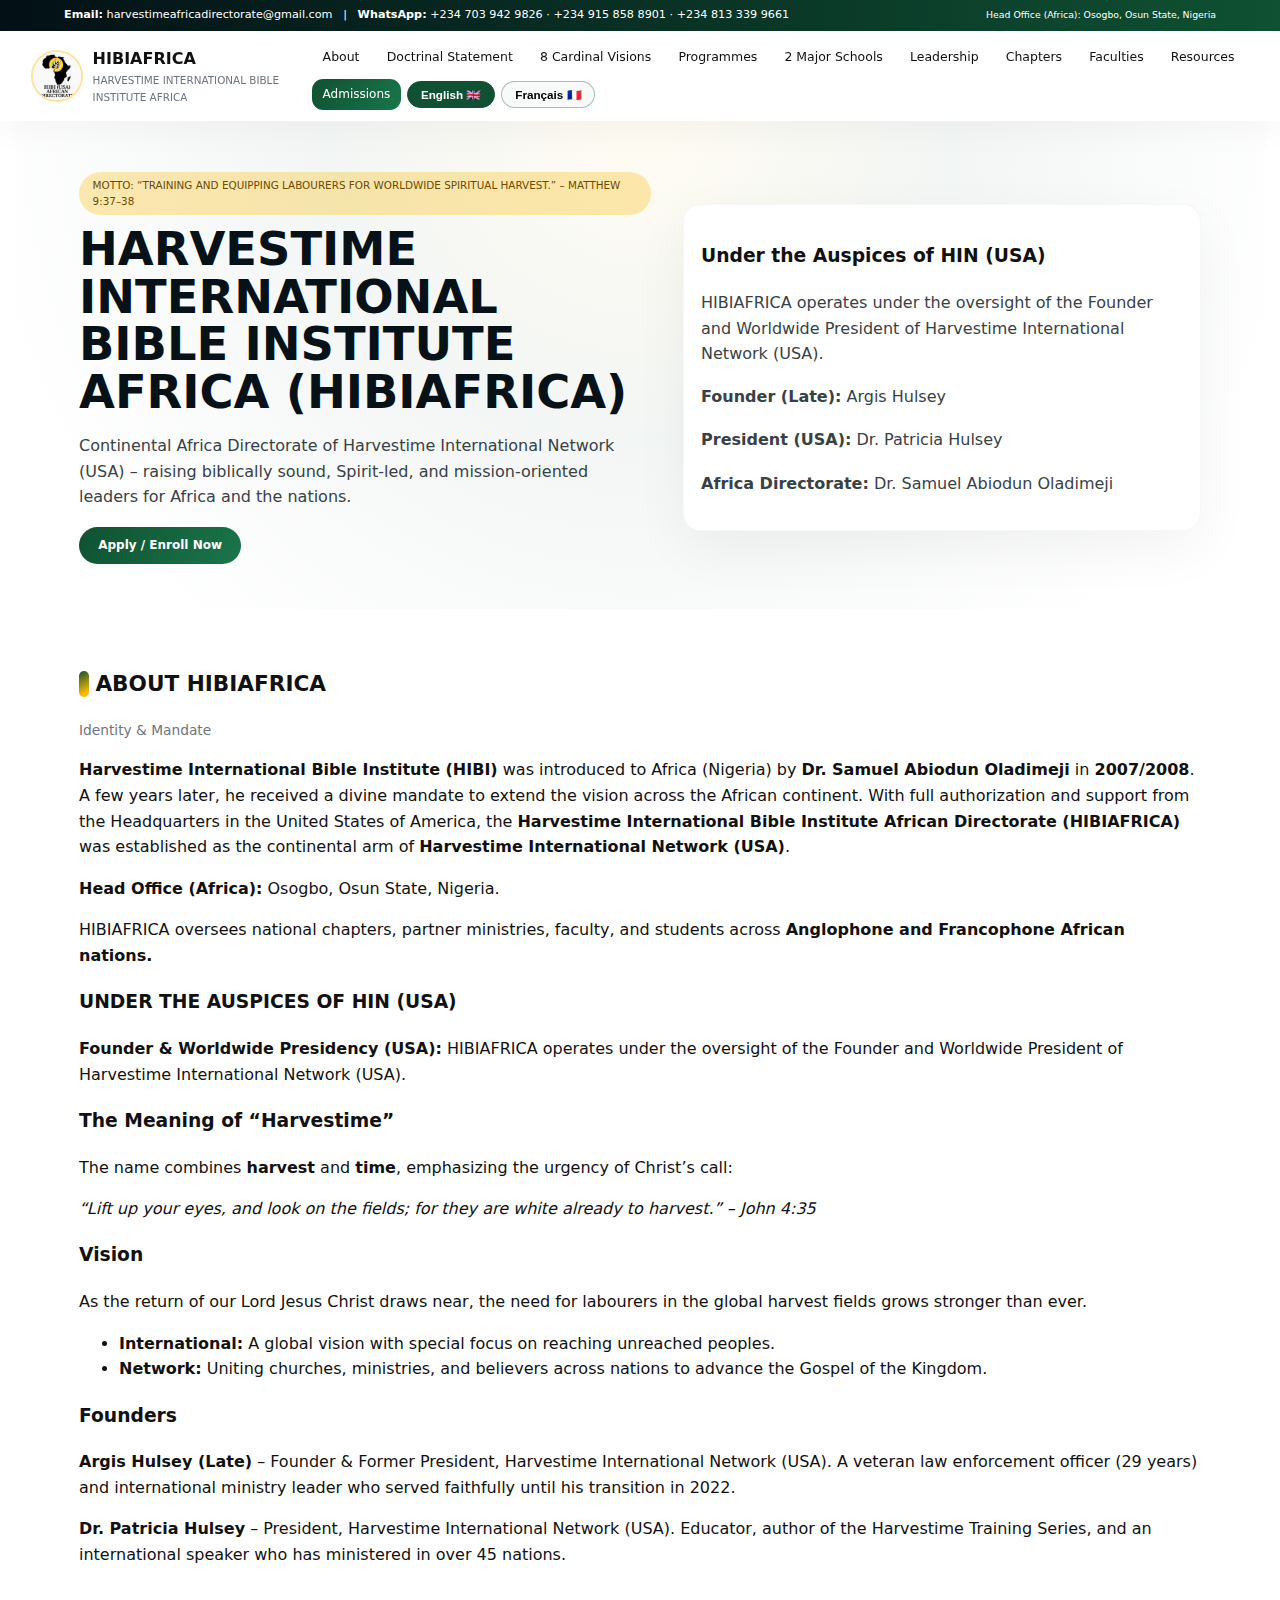
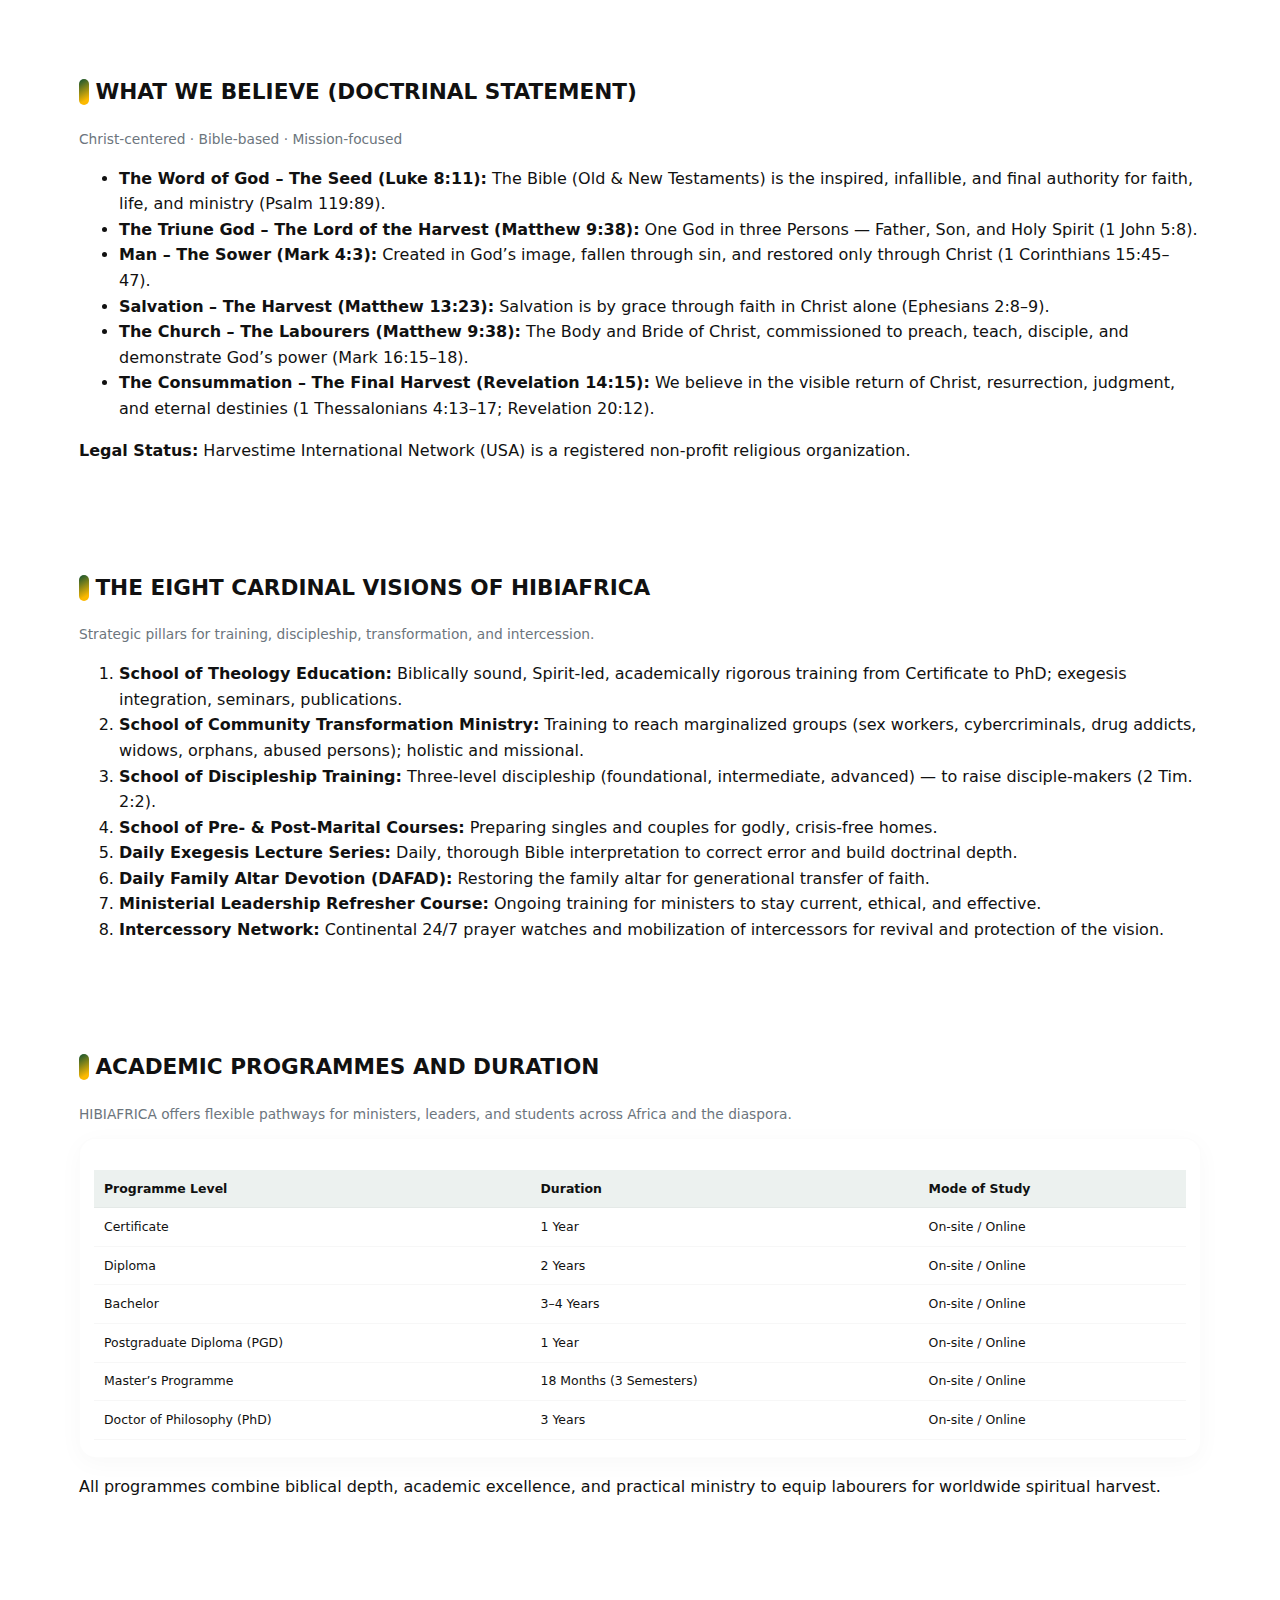
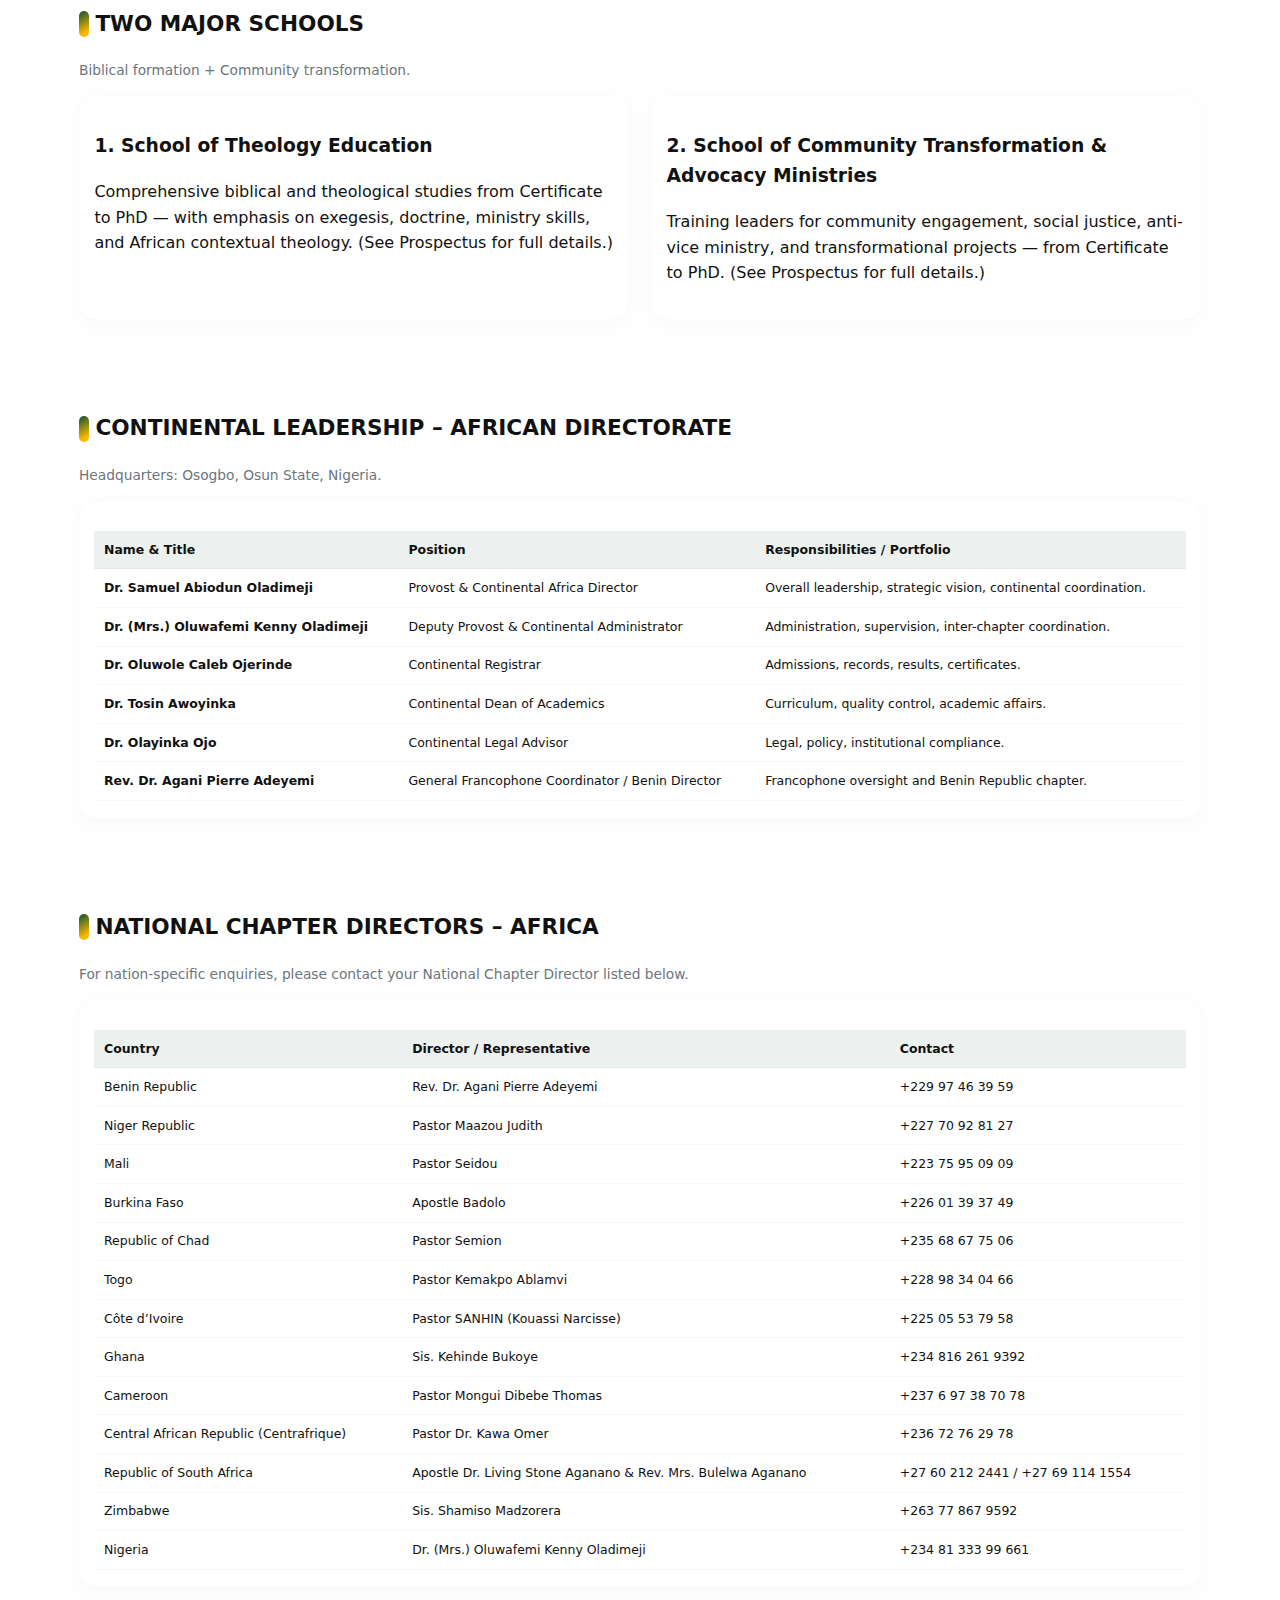
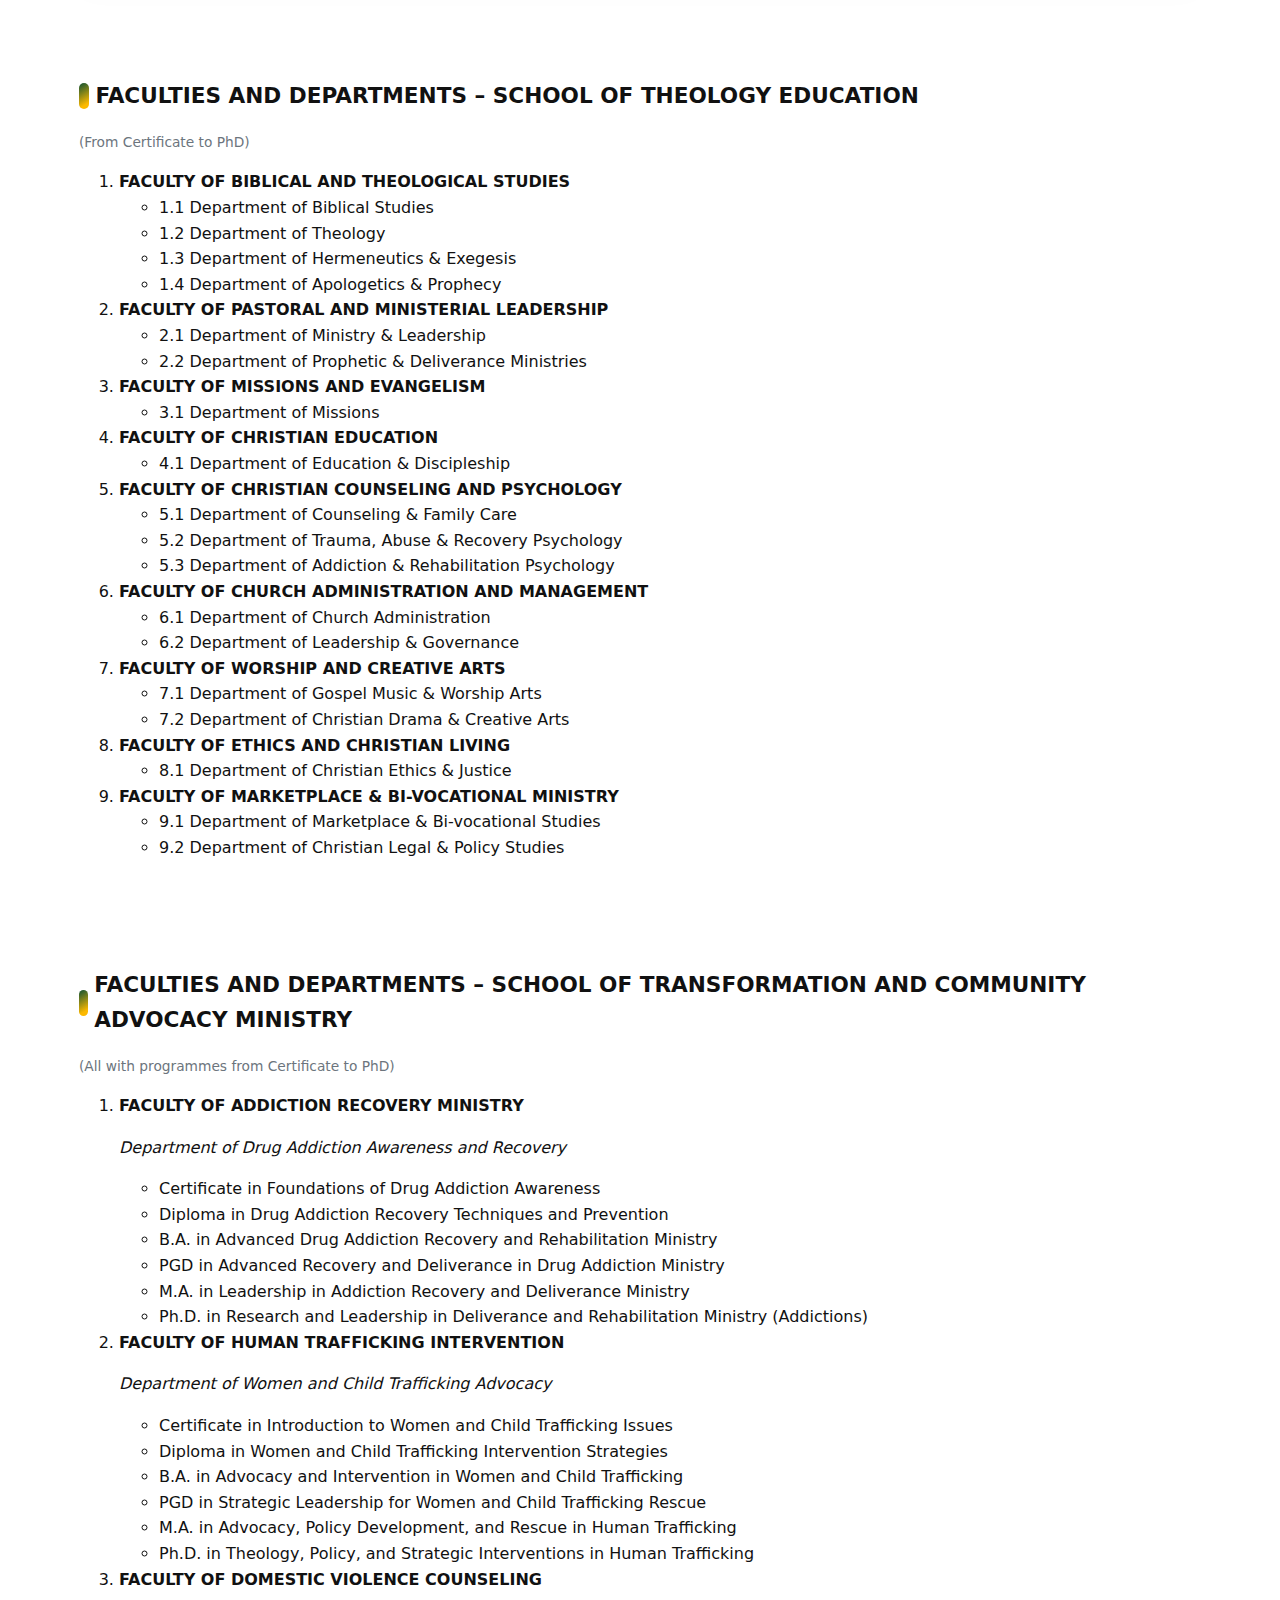
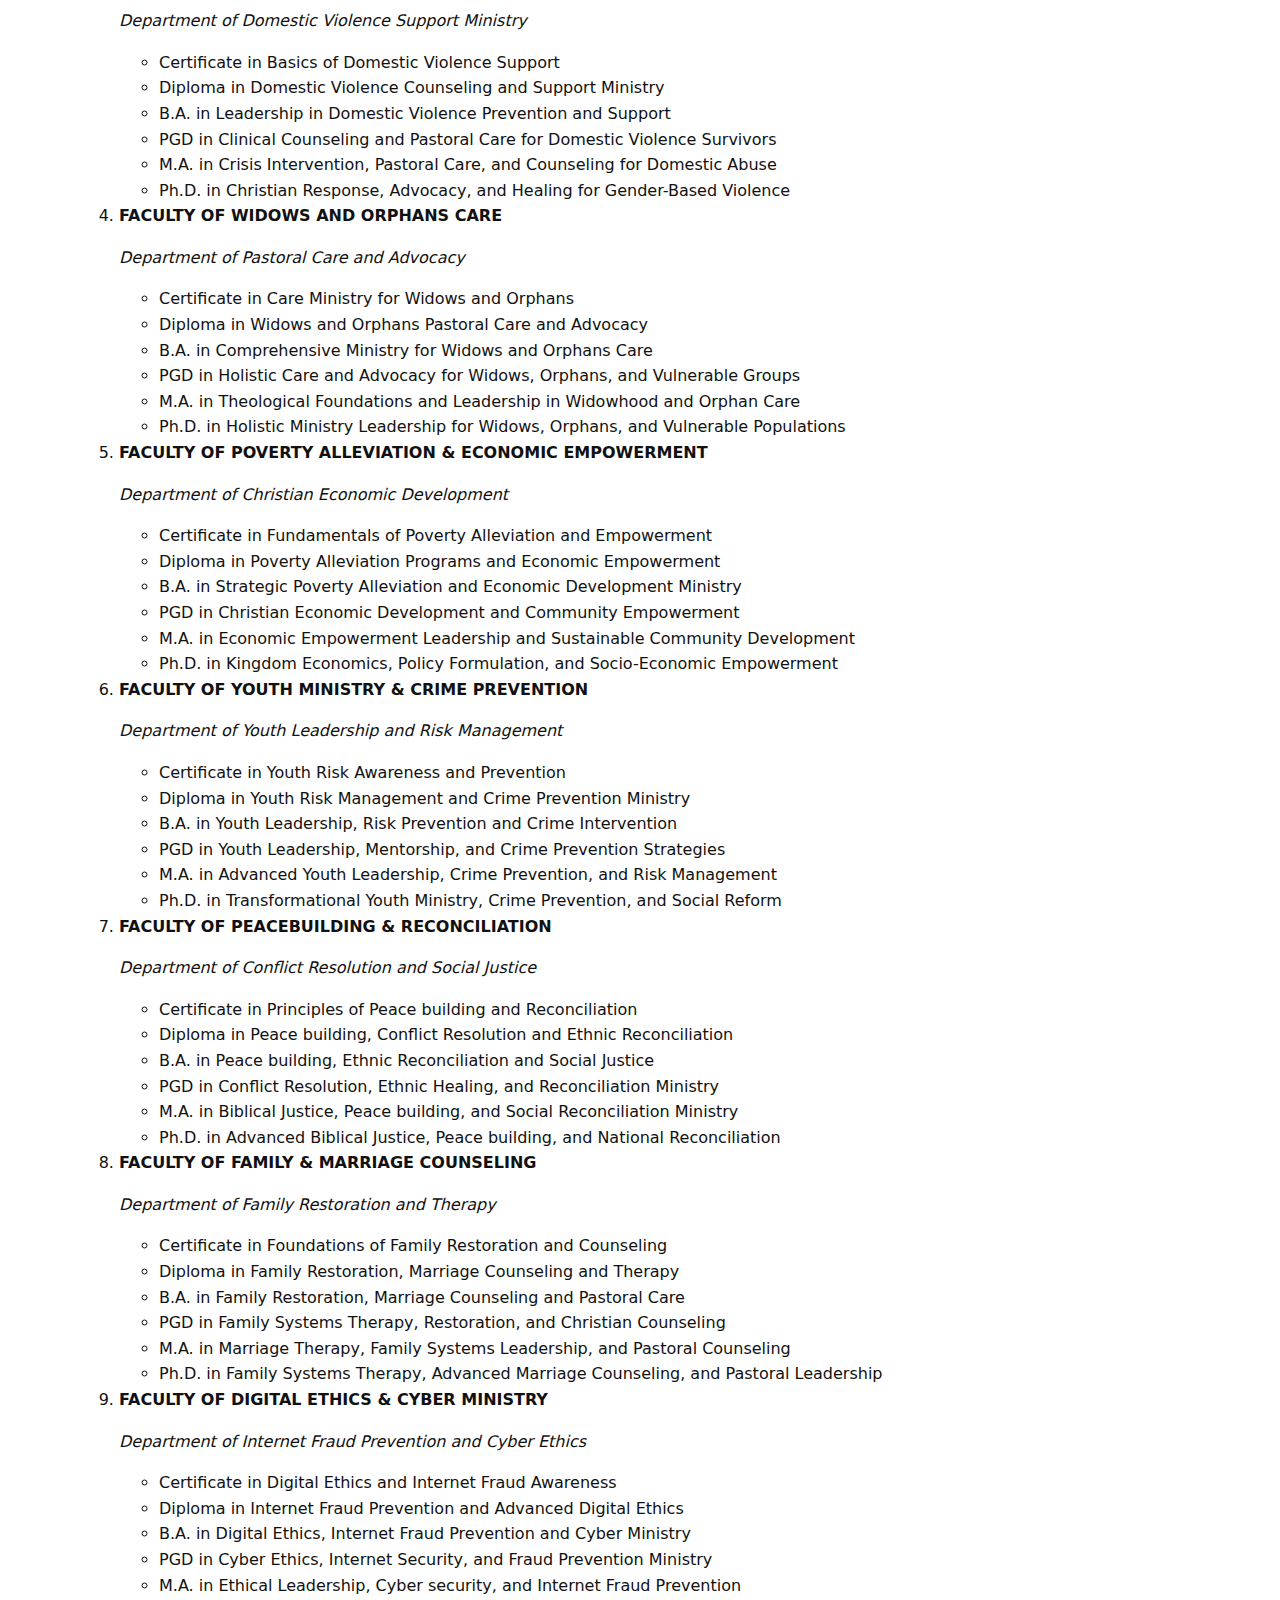
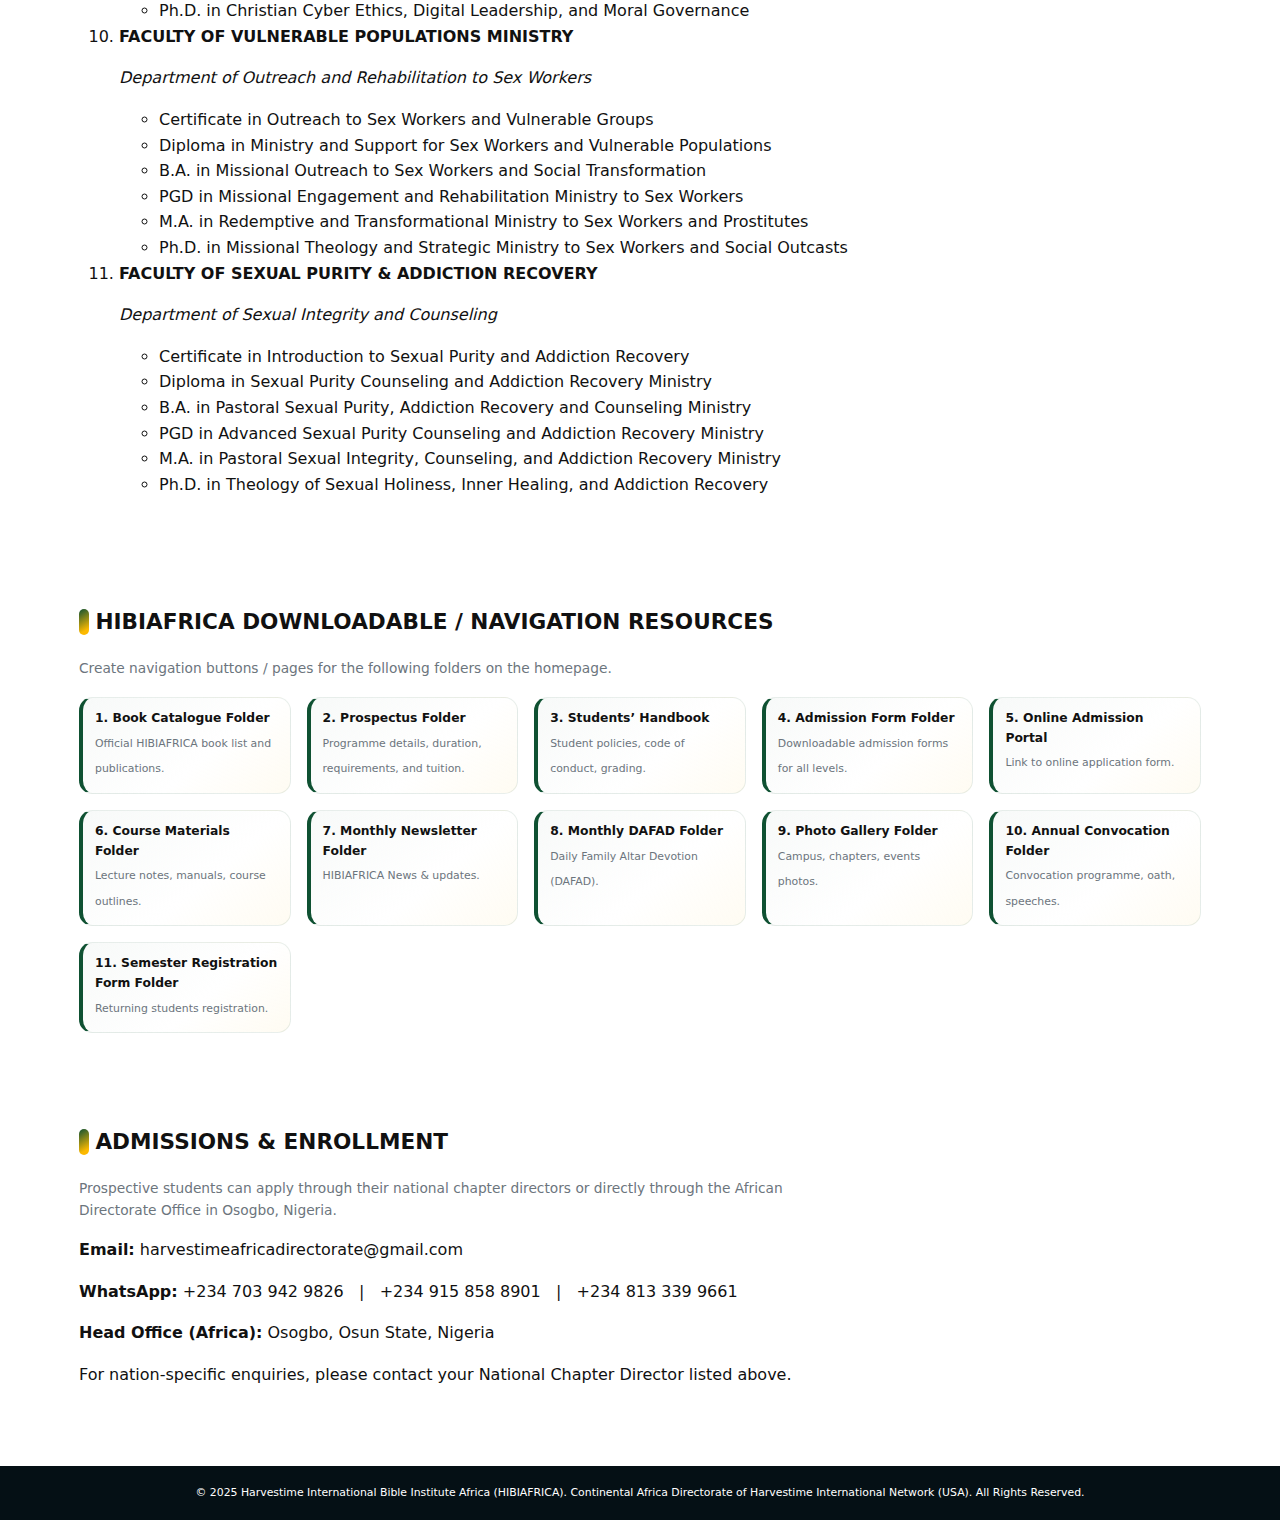
<file: index.html>
<!DOCTYPE html>
<html lang="en">
<head>
  <meta charset="UTF-8" />
  <title>HARVESTIME INTERNATIONAL BIBLE INSTITUTE AFRICA (HIBIAFRICA)</title>
  <meta name="viewport" content="width=device-width, initial-scale=1" />
  <meta name="description" content="Bilingual homepage for Harvestime International Bible Institute Africa (HIBIAFRICA) – Training and equipping labourers for worldwide spiritual harvest. Page bilingue (anglais/français).">
  <link rel="icon" href="logo.png">
  <style>
    :root{
      --green:#0f5132;
      --gold:#fcb900;
      --muted:#6c757d;
      --bg:#f6f7f5;
    }
    *{box-sizing:border-box;}
    body{margin:0;font-family:system-ui,-apple-system,BlinkMacSystemFont,"Segoe UI",sans-serif;background:#fff;color:#111;line-height:1.6;}
    a{text-decoration:none;color:inherit;}
    .topbar{background:linear-gradient(90deg,#031016 0%,#0f5132 100%);color:#fff;padding:.4rem 5vw;display:flex;justify-content:space-between;align-items:center;gap:1rem;flex-wrap:wrap;font-size:.7rem;}
    header{position:sticky;top:0;z-index:60;background:rgba(255,255,255,.95);backdrop-filter:blur(12px);box-shadow:0 14px 30px rgba(0,0,0,.03);}
    .nav{max-width:1250px;margin:0 auto;padding:.7rem 1rem;display:flex;justify-content:space-between;gap:1rem;align-items:center;}
    .brand{display:flex;gap:.6rem;align-items:center;}
    .brand img{width:52px;height:52px;object-fit:contain;border-radius:999px;border:2px solid rgba(252,185,0,.4);background:#fff;}
    .brand-title{font-weight:700;font-size:1rem;}
    .brand-sub{font-size:.65rem;text-transform:uppercase;color:var(--muted);}
    .nav-links{display:flex;gap:.4rem;align-items:center;flex-wrap:wrap;font-size:.78rem;}
    .nav-links a{padding:.35rem .65rem;border-radius:.7rem;font-weight:500;}
    .nav-links a:hover{background:rgba(15,81,50,.05);color:#0f5132;}
    .lang-btn{border:1px solid rgba(15,81,50,.35);background:rgba(15,81,50,.03);border-radius:999px;padding:.35rem .8rem;font-size:.73rem;font-weight:600;cursor:pointer;display:inline-flex;gap:.25rem;align-items:center;}
    .lang-btn.active{background:#0f5132;color:#fff;border-color:#0f5132;}
    .hero{max-width:1250px;margin:0 auto;padding:3.1rem 5vw 2.8rem;display:grid;grid-template-columns:1.05fr .95fr;gap:2rem;align-items:center;background:radial-gradient(circle at top,rgba(252,185,0,.05) 0%,rgba(15,81,50,.05) 40%,#fff 85%);}
    .hero-tag{display:inline-flex;background:rgba(252,185,0,.3);color:#6f4b00;padding:.3rem .85rem;border-radius:999px;font-size:.65rem;text-transform:uppercase;margin-bottom:.7rem;gap:.4rem;align-items:center;}
    .hero-title{font-size:clamp(2.1rem,4vw,2.9rem);margin:0 0 .5rem;line-height:1.03;color:#061218;}
    .hero p{max-width:34rem;margin-bottom:1.1rem;color:#374146;}
    .btn-primary{background:linear-gradient(120deg,#0f5132 0%,#19764a 100%);color:#fff;padding:.55rem 1.2rem;border-radius:999px;font-weight:600;font-size:.75rem;display:inline-flex;gap:.3rem;align-items:center;}
    .hero-card{background:#fff;border-radius:1.1rem;padding:1.1rem 1.05rem 1rem;box-shadow:0 18px 55px rgba(0,0,0,.05);border:1px solid rgba(15,81,50,.04);}
    section{max-width:1250px;margin:0 auto;padding:2.5rem 5vw 2.1rem;}
    .section-title{font-size:1.35rem;font-weight:700;display:flex;gap:.4rem;align-items:center;}
    .section-title::before{content:"";width:10px;height:26px;border-radius:1rem;background:linear-gradient(150deg,#0f5132 0%,#fcb900 80%);}
    .section-sub{margin-top:.3rem;color:var(--muted);max-width:780px;font-size:.86rem;}
    .grid-2{display:grid;grid-template-columns:repeat(2,minmax(0,1fr));gap:1.4rem;}
    .card{background:#fff;border-radius:1.05rem;padding:1rem .9rem 1.05rem;box-shadow:0 5px 25px rgba(0,0,0,.03);border:1px solid rgba(0,0,0,.01);}
    table{width:100%;border-collapse:collapse;margin-top:.9rem;font-size:.78rem;}
    th,td{padding:.55rem .6rem;border-bottom:1px solid rgba(0,0,0,.03);text-align:left;vertical-align:top;}
    thead tr{background:rgba(15,81,50,.08);}
    .folder-grid{display:grid;grid-template-columns:repeat(auto-fit,minmax(185px,1fr));gap:1rem;margin-top:1.1rem;}
    .folder{background:linear-gradient(140deg,rgba(15,81,50,.03) 0%,#ffffff 60%,rgba(252,185,0,.05) 100%);border:1px solid rgba(15,81,50,.09);border-left:4px solid #0f5132;border-radius:.85rem;padding:.7rem .75rem .8rem;}
    .folder-title{font-weight:600;font-size:.77rem;}
    .folder small{color:var(--muted);font-size:.68rem;}
    .lang-section{display:none;}
    .lang-section.active{display:block;}
    .footer{background:#051015;color:#fff;padding:1.1rem 5vw 1.2rem;font-size:.68rem;text-align:center;margin-top:1.8rem;}
    @media (max-width:992px){
      .hero{grid-template-columns:1fr;}
      .grid-2{grid-template-columns:1fr;}
      .nav-links{display:none;}
    }
    @media (max-width:520px){
      section,.hero{padding-inline:1rem;}
      .topbar{flex-direction:column;align-items:flex-start;}
    }
  </style>
  <script>
    document.addEventListener("DOMContentLoaded",function(){
      const enBtn=document.getElementById("lang-en");
      const frBtn=document.getElementById("lang-fr");
      const enSec=document.getElementById("lang-en-section");
      const frSec=document.getElementById("lang-fr-section");
      function showEN(){
        enSec.classList.add("active");
        frSec.classList.remove("active");
        enBtn.classList.add("active");
        frBtn.classList.remove("active");
        document.documentElement.lang="en";
      }
      function showFR(){
        frSec.classList.add("active");
        enSec.classList.remove("active");
        frBtn.classList.add("active");
        enBtn.classList.remove("active");
        document.documentElement.lang="fr";
      }
      enBtn.addEventListener("click",showEN);
      frBtn.addEventListener("click",showFR);
      showEN();
    });
  </script>
</head>
<body>
  <div class="topbar">
    <div><strong>Email:</strong> harvestimeafricadirectorate@gmail.com &nbsp; | &nbsp; <strong>WhatsApp:</strong> +234 703 942 9826 · +234 915 858 8901 · +234 813 339 9661</div>
    <div><small>Head Office (Africa): Osogbo, Osun State, Nigeria</small></div>
  </div>
  <header>
    <nav class="nav">
      <div class="brand">
        <img src="logo.png" alt="HIBIAFRICA Logo" onerror="this.style.display='none'">
        <div>
          <div class="brand-title">HIBIAFRICA</div>
          <div class="brand-sub">Harvestime International Bible Institute Africa</div>
        </div>
      </div>
      <div class="nav-links" id="navlinks">
        <a href="#about">About</a>
        <a href="#beliefs">Doctrinal Statement</a>
        <a href="#visions">8 Cardinal Visions</a>
        <a href="#programmes">Programmes</a>
        <a href="#schools">2 Major Schools</a>
        <a href="#leadership">Leadership</a>
        <a href="#chapters">Chapters</a>
        <a href="#faculties">Faculties</a>
        <a href="#resources">Resources</a>
        <a href="#contact" class="btn-primary">Admissions</a>
        <button id="lang-en" class="lang-btn active" type="button">English 🇬🇧</button>
        <button id="lang-fr" class="lang-btn" type="button">Français 🇫🇷</button>
      </div>
    </nav>
  </header>
  <section class="hero">
    <div>
      <div class="hero-tag">Motto: “Training and Equipping Labourers for Worldwide Spiritual Harvest.” – Matthew 9:37–38</div>
      <h1 class="hero-title">HARVESTIME INTERNATIONAL BIBLE INSTITUTE AFRICA (HIBIAFRICA)</h1>
      <p>Continental Africa Directorate of Harvestime International Network (USA) – raising biblically sound, Spirit-led, and mission-oriented leaders for Africa and the nations.</p>
      <a href="#contact" class="btn-primary">Apply / Enroll Now</a>
    </div>
    <div class="hero-card">
      <h3>Under the Auspices of HIN (USA)</h3>
      <p>HIBIAFRICA operates under the oversight of the Founder and Worldwide President of Harvestime International Network (USA).</p>
      <p><strong>Founder (Late):</strong> Argis Hulsey</p>
      <p><strong>President (USA):</strong> Dr. Patricia Hulsey</p>
      <p><strong>Africa Directorate:</strong> Dr. Samuel Abiodun Oladimeji</p>
    </div>
  </section>

  <div id="lang-en-section" class="lang-section active">
    <section id="about">
      <h2 class="section-title">ABOUT HIBIAFRICA</h2>
      <p class="section-sub">Identity &amp; Mandate</p>
      <p><strong>Harvestime International Bible Institute (HIBI)</strong> was introduced to Africa (Nigeria) by <strong>Dr. Samuel Abiodun Oladimeji</strong> in <strong>2007/2008</strong>. A few years later, he received a divine mandate to extend the vision across the African continent. With full authorization and support from the Headquarters in the United States of America, the <strong>Harvestime International Bible Institute African Directorate (HIBIAFRICA)</strong> was established as the continental arm of <strong>Harvestime International Network (USA)</strong>.</p>
      <p><strong>Head Office (Africa):</strong> Osogbo, Osun State, Nigeria.</p>
      <p>HIBIAFRICA oversees national chapters, partner ministries, faculty, and students across <strong>Anglophone and Francophone African nations.</strong></p>
      <h3>UNDER THE AUSPICES OF HIN (USA)</h3>
      <p><strong>Founder &amp; Worldwide Presidency (USA):</strong> HIBIAFRICA operates under the oversight of the Founder and Worldwide President of Harvestime International Network (USA).</p>
      <h3>The Meaning of “Harvestime”</h3>
      <p>The name combines <strong>harvest</strong> and <strong>time</strong>, emphasizing the urgency of Christ’s call:</p>
      <p><em>“Lift up your eyes, and look on the fields; for they are white already to harvest.” – John 4:35</em></p>
      <h3>Vision</h3>
      <p>As the return of our Lord Jesus Christ draws near, the need for labourers in the global harvest fields grows stronger than ever.</p>
      <ul>
        <li><strong>International:</strong> A global vision with special focus on reaching unreached peoples.</li>
        <li><strong>Network:</strong> Uniting churches, ministries, and believers across nations to advance the Gospel of the Kingdom.</li>
      </ul>
      <h3>Founders</h3>
      <p><strong>Argis Hulsey (Late)</strong> – Founder &amp; Former President, Harvestime International Network (USA). A veteran law enforcement officer (29 years) and international ministry leader who served faithfully until his transition in 2022.</p>
      <p><strong>Dr. Patricia Hulsey</strong> – President, Harvestime International Network (USA). Educator, author of the Harvestime Training Series, and an international speaker who has ministered in over 45 nations.</p>
    </section>

    <section id="beliefs">
      <h2 class="section-title">WHAT WE BELIEVE (DOCTRINAL STATEMENT)</h2>
      <p class="section-sub">Christ-centered · Bible-based · Mission-focused</p>
      <ul>
        <li><strong>The Word of God – The Seed (Luke 8:11):</strong> The Bible (Old &amp; New Testaments) is the inspired, infallible, and final authority for faith, life, and ministry (Psalm 119:89).</li>
        <li><strong>The Triune God – The Lord of the Harvest (Matthew 9:38):</strong> One God in three Persons — Father, Son, and Holy Spirit (1 John 5:8).</li>
        <li><strong>Man – The Sower (Mark 4:3):</strong> Created in God’s image, fallen through sin, and restored only through Christ (1 Corinthians 15:45–47).</li>
        <li><strong>Salvation – The Harvest (Matthew 13:23):</strong> Salvation is by grace through faith in Christ alone (Ephesians 2:8–9).</li>
        <li><strong>The Church – The Labourers (Matthew 9:38):</strong> The Body and Bride of Christ, commissioned to preach, teach, disciple, and demonstrate God’s power (Mark 16:15–18).</li>
        <li><strong>The Consummation – The Final Harvest (Revelation 14:15):</strong> We believe in the visible return of Christ, resurrection, judgment, and eternal destinies (1 Thessalonians 4:13–17; Revelation 20:12).</li>
      </ul>
      <p><strong>Legal Status:</strong> Harvestime International Network (USA) is a registered non-profit religious organization.</p>
    </section>

    <section id="visions">
      <h2 class="section-title">THE EIGHT CARDINAL VISIONS OF HIBIAFRICA</h2>
      <p class="section-sub">Strategic pillars for training, discipleship, transformation, and intercession.</p>
      <ol>
        <li><strong>School of Theology Education:</strong> Biblically sound, Spirit-led, academically rigorous training from Certificate to PhD; exegesis integration, seminars, publications.</li>
        <li><strong>School of Community Transformation Ministry:</strong> Training to reach marginalized groups (sex workers, cybercriminals, drug addicts, widows, orphans, abused persons); holistic and missional.</li>
        <li><strong>School of Discipleship Training:</strong> Three-level discipleship (foundational, intermediate, advanced) — to raise disciple-makers (2 Tim. 2:2).</li>
        <li><strong>School of Pre- &amp; Post-Marital Courses:</strong> Preparing singles and couples for godly, crisis-free homes.</li>
        <li><strong>Daily Exegesis Lecture Series:</strong> Daily, thorough Bible interpretation to correct error and build doctrinal depth.</li>
        <li><strong>Daily Family Altar Devotion (DAFAD):</strong> Restoring the family altar for generational transfer of faith.</li>
        <li><strong>Ministerial Leadership Refresher Course:</strong> Ongoing training for ministers to stay current, ethical, and effective.</li>
        <li><strong>Intercessory Network:</strong> Continental 24/7 prayer watches and mobilization of intercessors for revival and protection of the vision.</li>
      </ol>
    </section>

    <section id="programmes">
      <h2 class="section-title">ACADEMIC PROGRAMMES AND DURATION</h2>
      <p class="section-sub">HIBIAFRICA offers flexible pathways for ministers, leaders, and students across Africa and the diaspora.</p>
      <div class="card" style="overflow-x:auto;">
        <table>
          <thead>
            <tr><th>Programme Level</th><th>Duration</th><th>Mode of Study</th></tr>
          </thead>
          <tbody>
            <tr><td>Certificate</td><td>1 Year</td><td>On-site / Online</td></tr>
            <tr><td>Diploma</td><td>2 Years</td><td>On-site / Online</td></tr>
            <tr><td>Bachelor</td><td>3–4 Years</td><td>On-site / Online</td></tr>
            <tr><td>Postgraduate Diploma (PGD)</td><td>1 Year</td><td>On-site / Online</td></tr>
            <tr><td>Master’s Programme</td><td>18 Months (3 Semesters)</td><td>On-site / Online</td></tr>
            <tr><td>Doctor of Philosophy (PhD)</td><td>3 Years</td><td>On-site / Online</td></tr>
          </tbody>
        </table>
      </div>
      <p>All programmes combine biblical depth, academic excellence, and practical ministry to equip labourers for worldwide spiritual harvest.</p>
    </section>

    <section id="schools">
      <h2 class="section-title">TWO MAJOR SCHOOLS</h2>
      <p class="section-sub">Biblical formation + Community transformation.</p>
      <div class="grid-2">
        <div class="card">
          <h3>1. School of Theology Education</h3>
          <p>Comprehensive biblical and theological studies from Certificate to PhD — with emphasis on exegesis, doctrine, ministry skills, and African contextual theology. (See Prospectus for full details.)</p>
        </div>
        <div class="card">
          <h3>2. School of Community Transformation &amp; Advocacy Ministries</h3>
          <p>Training leaders for community engagement, social justice, anti-vice ministry, and transformational projects — from Certificate to PhD. (See Prospectus for full details.)</p>
        </div>
      </div>
    </section>

    <section id="leadership">
      <h2 class="section-title">CONTINENTAL LEADERSHIP – AFRICAN DIRECTORATE</h2>
      <p class="section-sub">Headquarters: Osogbo, Osun State, Nigeria.</p>
      <div class="card" style="overflow-x:auto;">
        <table>
          <thead>
            <tr><th>Name &amp; Title</th><th>Position</th><th>Responsibilities / Portfolio</th></tr>
          </thead>
          <tbody>
            <tr><td><strong>Dr. Samuel Abiodun Oladimeji</strong></td><td>Provost &amp; Continental Africa Director</td><td>Overall leadership, strategic vision, continental coordination.</td></tr>
            <tr><td><strong>Dr. (Mrs.) Oluwafemi Kenny Oladimeji</strong></td><td>Deputy Provost &amp; Continental Administrator</td><td>Administration, supervision, inter-chapter coordination.</td></tr>
            <tr><td><strong>Dr. Oluwole Caleb Ojerinde</strong></td><td>Continental Registrar</td><td>Admissions, records, results, certificates.</td></tr>
            <tr><td><strong>Dr. Tosin Awoyinka</strong></td><td>Continental Dean of Academics</td><td>Curriculum, quality control, academic affairs.</td></tr>
            <tr><td><strong>Dr. Olayinka Ojo</strong></td><td>Continental Legal Advisor</td><td>Legal, policy, institutional compliance.</td></tr>
            <tr><td><strong>Rev. Dr. Agani Pierre Adeyemi</strong></td><td>General Francophone Coordinator / Benin Director</td><td>Francophone oversight and Benin Republic chapter.</td></tr>
          </tbody>
        </table>
      </div>
    </section>

    <section id="chapters">
      <h2 class="section-title">NATIONAL CHAPTER DIRECTORS – AFRICA</h2>
      <p class="section-sub">For nation-specific enquiries, please contact your National Chapter Director listed below.</p>
      <div class="card" style="overflow-x:auto;">
        <table>
          <thead>
            <tr><th>Country</th><th>Director / Representative</th><th>Contact</th></tr>
          </thead>
          <tbody>
            <tr><td>Benin Republic</td><td>Rev. Dr. Agani Pierre Adeyemi</td><td>+229 97 46 39 59</td></tr>
            <tr><td>Niger Republic</td><td>Pastor Maazou Judith</td><td>+227 70 92 81 27</td></tr>
            <tr><td>Mali</td><td>Pastor Seidou</td><td>+223 75 95 09 09</td></tr>
            <tr><td>Burkina Faso</td><td>Apostle Badolo</td><td>+226 01 39 37 49</td></tr>
            <tr><td>Republic of Chad</td><td>Pastor Semion</td><td>+235 68 67 75 06</td></tr>
            <tr><td>Togo</td><td>Pastor Kemakpo Ablamvi</td><td>+228 98 34 04 66</td></tr>
            <tr><td>Côte d’Ivoire</td><td>Pastor SANHIN (Kouassi Narcisse)</td><td>+225 05 53 79 58</td></tr>
            <tr><td>Ghana</td><td>Sis. Kehinde Bukoye</td><td>+234 816 261 9392</td></tr>
            <tr><td>Cameroon</td><td>Pastor Mongui Dibebe Thomas</td><td>+237 6 97 38 70 78</td></tr>
            <tr><td>Central African Republic (Centrafrique)</td><td>Pastor Dr. Kawa Omer</td><td>+236 72 76 29 78</td></tr>
            <tr><td>Republic of South Africa</td><td>Apostle Dr. Living Stone Aganano &amp; Rev. Mrs. Bulelwa Aganano</td><td>+27 60 212 2441 / +27 69 114 1554</td></tr>
            <tr><td>Zimbabwe</td><td>Sis. Shamiso Madzorera</td><td>+263 77 867 9592</td></tr>
            <tr><td>Nigeria</td><td>Dr. (Mrs.) Oluwafemi Kenny Oladimeji</td><td>+234 81 333 99 661</td></tr>
          </tbody>
        </table>
      </div>
    </section>

    <section id="faculties">
      <h2 class="section-title">FACULTIES AND DEPARTMENTS – SCHOOL OF THEOLOGY EDUCATION</h2>
      <p class="section-sub">(From Certificate to PhD)</p>
      <ol>
        <li><strong>FACULTY OF BIBLICAL AND THEOLOGICAL STUDIES</strong>
          <ul>
            <li>1.1 Department of Biblical Studies</li>
            <li>1.2 Department of Theology</li>
            <li>1.3 Department of Hermeneutics &amp; Exegesis</li>
            <li>1.4 Department of Apologetics &amp; Prophecy</li>
          </ul>
        </li>
        <li><strong>FACULTY OF PASTORAL AND MINISTERIAL LEADERSHIP</strong>
          <ul>
            <li>2.1 Department of Ministry &amp; Leadership</li>
            <li>2.2 Department of Prophetic &amp; Deliverance Ministries</li>
          </ul>
        </li>
        <li><strong>FACULTY OF MISSIONS AND EVANGELISM</strong>
          <ul>
            <li>3.1 Department of Missions</li>
          </ul>
        </li>
        <li><strong>FACULTY OF CHRISTIAN EDUCATION</strong>
          <ul>
            <li>4.1 Department of Education &amp; Discipleship</li>
          </ul>
        </li>
        <li><strong>FACULTY OF CHRISTIAN COUNSELING AND PSYCHOLOGY</strong>
          <ul>
            <li>5.1 Department of Counseling &amp; Family Care</li>
            <li>5.2 Department of Trauma, Abuse &amp; Recovery Psychology</li>
            <li>5.3 Department of Addiction &amp; Rehabilitation Psychology</li>
          </ul>
        </li>
        <li><strong>FACULTY OF CHURCH ADMINISTRATION AND MANAGEMENT</strong>
          <ul>
            <li>6.1 Department of Church Administration</li>
            <li>6.2 Department of Leadership &amp; Governance</li>
          </ul>
        </li>
        <li><strong>FACULTY OF WORSHIP AND CREATIVE ARTS</strong>
          <ul>
            <li>7.1 Department of Gospel Music &amp; Worship Arts</li>
            <li>7.2 Department of Christian Drama &amp; Creative Arts</li>
          </ul>
        </li>
        <li><strong>FACULTY OF ETHICS AND CHRISTIAN LIVING</strong>
          <ul>
            <li>8.1 Department of Christian Ethics &amp; Justice</li>
          </ul>
        </li>
        <li><strong>FACULTY OF MARKETPLACE &amp; BI-VOCATIONAL MINISTRY</strong>
          <ul>
            <li>9.1 Department of Marketplace &amp; Bi-vocational Studies</li>
            <li>9.2 Department of Christian Legal &amp; Policy Studies</li>
          </ul>
        </li>
      </ol>
    </section>

    <section id="faculties-2">
      <h2 class="section-title">FACULTIES AND DEPARTMENTS – SCHOOL OF TRANSFORMATION AND COMMUNITY ADVOCACY MINISTRY</h2>
      <p class="section-sub">(All with programmes from Certificate to PhD)</p>
      <ol>
        <li><strong>FACULTY OF ADDICTION RECOVERY MINISTRY</strong>
          <p><em>Department of Drug Addiction Awareness and Recovery</em></p>
          <ul>
            <li>Certificate in Foundations of Drug Addiction Awareness</li>
            <li>Diploma in Drug Addiction Recovery Techniques and Prevention</li>
            <li>B.A. in Advanced Drug Addiction Recovery and Rehabilitation Ministry</li>
            <li>PGD in Advanced Recovery and Deliverance in Drug Addiction Ministry</li>
            <li>M.A. in Leadership in Addiction Recovery and Deliverance Ministry</li>
            <li>Ph.D. in Research and Leadership in Deliverance and Rehabilitation Ministry (Addictions)</li>
          </ul>
        </li>
        <li><strong>FACULTY OF HUMAN TRAFFICKING INTERVENTION</strong>
          <p><em>Department of Women and Child Trafficking Advocacy</em></p>
          <ul>
            <li>Certificate in Introduction to Women and Child Trafficking Issues</li>
            <li>Diploma in Women and Child Trafficking Intervention Strategies</li>
            <li>B.A. in Advocacy and Intervention in Women and Child Trafficking</li>
            <li>PGD in Strategic Leadership for Women and Child Trafficking Rescue</li>
            <li>M.A. in Advocacy, Policy Development, and Rescue in Human Trafficking</li>
            <li>Ph.D. in Theology, Policy, and Strategic Interventions in Human Trafficking</li>
          </ul>
        </li>
        <li><strong>FACULTY OF DOMESTIC VIOLENCE COUNSELING</strong>
          <p><em>Department of Domestic Violence Support Ministry</em></p>
          <ul>
            <li>Certificate in Basics of Domestic Violence Support</li>
            <li>Diploma in Domestic Violence Counseling and Support Ministry</li>
            <li>B.A. in Leadership in Domestic Violence Prevention and Support</li>
            <li>PGD in Clinical Counseling and Pastoral Care for Domestic Violence Survivors</li>
            <li>M.A. in Crisis Intervention, Pastoral Care, and Counseling for Domestic Abuse</li>
            <li>Ph.D. in Christian Response, Advocacy, and Healing for Gender-Based Violence</li>
          </ul>
        </li>
        <li><strong>FACULTY OF WIDOWS AND ORPHANS CARE</strong>
          <p><em>Department of Pastoral Care and Advocacy</em></p>
          <ul>
            <li>Certificate in Care Ministry for Widows and Orphans</li>
            <li>Diploma in Widows and Orphans Pastoral Care and Advocacy</li>
            <li>B.A. in Comprehensive Ministry for Widows and Orphans Care</li>
            <li>PGD in Holistic Care and Advocacy for Widows, Orphans, and Vulnerable Groups</li>
            <li>M.A. in Theological Foundations and Leadership in Widowhood and Orphan Care</li>
            <li>Ph.D. in Holistic Ministry Leadership for Widows, Orphans, and Vulnerable Populations</li>
          </ul>
        </li>
        <li><strong>FACULTY OF POVERTY ALLEVIATION &amp; ECONOMIC EMPOWERMENT</strong>
          <p><em>Department of Christian Economic Development</em></p>
          <ul>
            <li>Certificate in Fundamentals of Poverty Alleviation and Empowerment</li>
            <li>Diploma in Poverty Alleviation Programs and Economic Empowerment</li>
            <li>B.A. in Strategic Poverty Alleviation and Economic Development Ministry</li>
            <li>PGD in Christian Economic Development and Community Empowerment</li>
            <li>M.A. in Economic Empowerment Leadership and Sustainable Community Development</li>
            <li>Ph.D. in Kingdom Economics, Policy Formulation, and Socio-Economic Empowerment</li>
          </ul>
        </li>
        <li><strong>FACULTY OF YOUTH MINISTRY &amp; CRIME PREVENTION</strong>
          <p><em>Department of Youth Leadership and Risk Management</em></p>
          <ul>
            <li>Certificate in Youth Risk Awareness and Prevention</li>
            <li>Diploma in Youth Risk Management and Crime Prevention Ministry</li>
            <li>B.A. in Youth Leadership, Risk Prevention and Crime Intervention</li>
            <li>PGD in Youth Leadership, Mentorship, and Crime Prevention Strategies</li>
            <li>M.A. in Advanced Youth Leadership, Crime Prevention, and Risk Management</li>
            <li>Ph.D. in Transformational Youth Ministry, Crime Prevention, and Social Reform</li>
          </ul>
        </li>
        <li><strong>FACULTY OF PEACEBUILDING &amp; RECONCILIATION</strong>
          <p><em>Department of Conflict Resolution and Social Justice</em></p>
          <ul>
            <li>Certificate in Principles of Peace building and Reconciliation</li>
            <li>Diploma in Peace building, Conflict Resolution and Ethnic Reconciliation</li>
            <li>B.A. in Peace building, Ethnic Reconciliation and Social Justice</li>
            <li>PGD in Conflict Resolution, Ethnic Healing, and Reconciliation Ministry</li>
            <li>M.A. in Biblical Justice, Peace building, and Social Reconciliation Ministry</li>
            <li>Ph.D. in Advanced Biblical Justice, Peace building, and National Reconciliation</li>
          </ul>
        </li>
        <li><strong>FACULTY OF FAMILY &amp; MARRIAGE COUNSELING</strong>
          <p><em>Department of Family Restoration and Therapy</em></p>
          <ul>
            <li>Certificate in Foundations of Family Restoration and Counseling</li>
            <li>Diploma in Family Restoration, Marriage Counseling and Therapy</li>
            <li>B.A. in Family Restoration, Marriage Counseling and Pastoral Care</li>
            <li>PGD in Family Systems Therapy, Restoration, and Christian Counseling</li>
            <li>M.A. in Marriage Therapy, Family Systems Leadership, and Pastoral Counseling</li>
            <li>Ph.D. in Family Systems Therapy, Advanced Marriage Counseling, and Pastoral Leadership</li>
          </ul>
        </li>
        <li><strong>FACULTY OF DIGITAL ETHICS &amp; CYBER MINISTRY</strong>
          <p><em>Department of Internet Fraud Prevention and Cyber Ethics</em></p>
          <ul>
            <li>Certificate in Digital Ethics and Internet Fraud Awareness</li>
            <li>Diploma in Internet Fraud Prevention and Advanced Digital Ethics</li>
            <li>B.A. in Digital Ethics, Internet Fraud Prevention and Cyber Ministry</li>
            <li>PGD in Cyber Ethics, Internet Security, and Fraud Prevention Ministry</li>
            <li>M.A. in Ethical Leadership, Cyber security, and Internet Fraud Prevention</li>
            <li>Ph.D. in Christian Cyber Ethics, Digital Leadership, and Moral Governance</li>
          </ul>
        </li>
        <li><strong>FACULTY OF VULNERABLE POPULATIONS MINISTRY</strong>
          <p><em>Department of Outreach and Rehabilitation to Sex Workers</em></p>
          <ul>
            <li>Certificate in Outreach to Sex Workers and Vulnerable Groups</li>
            <li>Diploma in Ministry and Support for Sex Workers and Vulnerable Populations</li>
            <li>B.A. in Missional Outreach to Sex Workers and Social Transformation</li>
            <li>PGD in Missional Engagement and Rehabilitation Ministry to Sex Workers</li>
            <li>M.A. in Redemptive and Transformational Ministry to Sex Workers and Prostitutes</li>
            <li>Ph.D. in Missional Theology and Strategic Ministry to Sex Workers and Social Outcasts</li>
          </ul>
        </li>
        <li><strong>FACULTY OF SEXUAL PURITY &amp; ADDICTION RECOVERY</strong>
          <p><em>Department of Sexual Integrity and Counseling</em></p>
          <ul>
            <li>Certificate in Introduction to Sexual Purity and Addiction Recovery</li>
            <li>Diploma in Sexual Purity Counseling and Addiction Recovery Ministry</li>
            <li>B.A. in Pastoral Sexual Purity, Addiction Recovery and Counseling Ministry</li>
            <li>PGD in Advanced Sexual Purity Counseling and Addiction Recovery Ministry</li>
            <li>M.A. in Pastoral Sexual Integrity, Counseling, and Addiction Recovery Ministry</li>
            <li>Ph.D. in Theology of Sexual Holiness, Inner Healing, and Addiction Recovery</li>
          </ul>
        </li>
      </ol>
    </section>

    <section id="resources">
      <h2 class="section-title">HIBIAFRICA DOWNLOADABLE / NAVIGATION RESOURCES</h2>
      <p class="section-sub">Create navigation buttons / pages for the following folders on the homepage.</p>
      <div class="folder-grid">
        <div class="folder"><div class="folder-title">1. Book Catalogue Folder</div><small>Official HIBIAFRICA book list and publications.</small></div>
        <div class="folder"><div class="folder-title">2. Prospectus Folder</div><small>Programme details, duration, requirements, and tuition.</small></div>
        <div class="folder"><div class="folder-title">3. Students’ Handbook</div><small>Student policies, code of conduct, grading.</small></div>
        <div class="folder"><div class="folder-title">4. Admission Form Folder</div><small>Downloadable admission forms for all levels.</small></div>
        <div class="folder"><div class="folder-title">5. Online Admission Portal</div><small>Link to online application form.</small></div>
        <div class="folder"><div class="folder-title">6. Course Materials Folder</div><small>Lecture notes, manuals, course outlines.</small></div>
        <div class="folder"><div class="folder-title">7. Monthly Newsletter Folder</div><small>HIBIAFRICA News &amp; updates.</small></div>
        <div class="folder"><div class="folder-title">8. Monthly DAFAD Folder</div><small>Daily Family Altar Devotion (DAFAD).</small></div>
        <div class="folder"><div class="folder-title">9. Photo Gallery Folder</div><small>Campus, chapters, events photos.</small></div>
        <div class="folder"><div class="folder-title">10. Annual Convocation Folder</div><small>Convocation programme, oath, speeches.</small></div>
        <div class="folder"><div class="folder-title">11. Semester Registration Form Folder</div><small>Returning students registration.</small></div>
      </div>
    </section>

    <section id="contact">
      <h2 class="section-title">ADMISSIONS &amp; ENROLLMENT</h2>
      <p class="section-sub">Prospective students can apply through their national chapter directors or directly through the African Directorate Office in Osogbo, Nigeria.</p>
      <p><strong>Email:</strong> harvestimeafricadirectorate@gmail.com</p>
      <p><strong>WhatsApp:</strong> +234 703 942 9826 &nbsp; | &nbsp; +234 915 858 8901 &nbsp; | &nbsp; +234 813 339 9661</p>
      <p><strong>Head Office (Africa):</strong> Osogbo, Osun State, Nigeria</p>
      <p>For nation-specific enquiries, please contact your National Chapter Director listed above.</p>
    </section>
  </div>

  <div id="lang-fr-section" class="lang-section">
    <section id="apropos-fr">
      <h2 class="section-title">À PROPOS DE HIBIAFRICA</h2>
      <p class="section-sub">Identité &amp; Mandat</p>
      <p>L’<strong>Institut Biblique International Harvestime (HIBI)</strong> a été introduit en Afrique (Nigéria) par le <strong>Dr Samuel Abiodun Oladimeji</strong> en <strong>2007/2008</strong>. Quelques années plus tard, il a reçu un mandat divin pour étendre la vision à l’ensemble du continent africain. Avec l’appui et l’autorisation complets du Siège des États-Unis d’Amérique, la <strong>Direction Africaine de l’Institut Biblique International Harvestime (HIBIAFRICA)</strong> fut créée comme extension continentale du <strong>Harvestime International Network (USA)</strong>.</p>
      <p><strong>Siège (Afrique) :</strong> Osogbo, État d’Osun, Nigéria.</p>
      <p>HIBIAFRICA supervise les chapitres nationaux, les ministères partenaires, le corps enseignant et les étudiants dans les nations africaines <strong>anglophones et francophones.</strong></p>
      <h3>Sous l’égide de HIN (USA)</h3>
      <p>HIBIAFRICA fonctionne sous la supervision du Fondateur et Président mondial du Harvestime International Network (USA).</p>
      <h3>Signification de « Harvestime »</h3>
      <p>Le nom unit <strong>moisson</strong> et <strong>temps</strong>, soulignant l’urgence de l’appel du Christ : <em>« Levez vos yeux, et regardez les champs qui déjà blanchissent pour la moisson » – Jean 4:35</em>.</p>
      <h3>Vision</h3>
      <p>À l’approche du retour de notre Seigneur Jésus-Christ, le besoin d’ouvriers dans le champ de la moisson mondiale devient plus pressant que jamais.</p>
      <ul>
        <li><strong>International :</strong> Vision globale avec accent particulier sur les peuples non atteints.</li>
        <li><strong>Réseau :</strong> Relier les Églises, ministères et croyants des nations pour faire avancer l’Évangile du Royaume.</li>
      </ul>
      <h3>Fondateurs</h3>
      <p><strong>Argis Hulsey (décédé)</strong> – Fondateur et ancien Président du Harvestime International Network (USA). Ancien officier de police (29 ans) et leader de ministère international jusqu’à sa transition en 2022.</p>
      <p><strong>Dr Patricia Hulsey</strong> – Présidente du Harvestime International Network (USA). Éducatrice, auteure de la série de formation Harvestime et oratrice internationale dans plus de 45 nations.</p>
    </section>

    <section id="doctrine-fr">
      <h2 class="section-title">CE QUE NOUS CROYONS</h2>
      <p class="section-sub">Christocentrique – Biblique – Orienté mission</p>
      <ul>
        <li><strong>La Parole de Dieu – La Semence (Luc 8:11) :</strong> La Bible (Ancien et Nouveau Testaments) est la Parole inspirée, infaillible et l’autorité finale pour la foi, la vie et le ministère (Psaume 119:89).</li>
        <li><strong>Le Dieu Trinitaire – Le Maître de la moisson (Matthieu 9:38) :</strong> Un seul Dieu en trois Personnes — Père, Fils et Saint-Esprit (1 Jean 5:8).</li>
        <li><strong>L’Homme – Le Semeur (Marc 4:3) :</strong> Créé à l’image de Dieu, déchu par le péché, restauré seulement en Christ (1 Corinthiens 15:45–47).</li>
        <li><strong>Le Salut – La Moisson (Matthieu 13:23) :</strong> Le salut est par la grâce au moyen de la foi en Christ seul (Éphésiens 2:8–9).</li>
        <li><strong>L’Église – Les Ouvriers (Matthieu 9:38) :</strong> Le Corps et l’Épouse de Christ, mandatés pour prêcher, enseigner, faire des disciples et démontrer la puissance de Dieu (Marc 16:15–18).</li>
        <li><strong>La Consommation – La Moisson Finale (Apoc. 14:15) :</strong> Nous croyons au retour visible de Christ, à la résurrection, au jugement et aux destinées éternelles (1 Thes. 4:13–17 ; Apoc. 20:12).</li>
      </ul>
    </section>

    <section id="visions-fr">
      <h2 class="section-title">LES HUIT VISIONS CARDINALES DE HIBIAFRICA</h2>
      <p class="section-sub">Piliers stratégiques de formation, de disciples, de transformation et d’intercession.</p>
      <ol>
        <li><strong>École de Formation Théologique :</strong> Formation biblique et académique, conduite par le Saint-Esprit, du Certificat au Doctorat.</li>
        <li><strong>École de Transformation Communautaire :</strong> Former des leaders pour atteindre les groupes marginalisés (prostituées, cybercriminels, toxicomanes, veuves, orphelins, victimes d’abus).</li>
        <li><strong>École de Discipolat :</strong> Trois niveaux (fondamental, intermédiaire, avancé) pour former des faiseurs de disciples (2 Timothée 2:2).</li>
        <li><strong>École de Pré et Post-Mariage :</strong> Préparer les célibataires et les couples à des foyers chrétiens sans crise.</li>
        <li><strong>Série d’Exégèse Quotidienne :</strong> Interprétation biblique quotidienne, doctrinale et équilibrée.</li>
        <li><strong>DAFAD (Dévotion de l’Autel Familial) :</strong> Restaurer l’autel familial et la transmission de la foi.</li>
        <li><strong>Cours de Recyclage en Leadership Ministériel :</strong> Mise à jour continue pour les ministres.</li>
        <li><strong>Réseau d’Intercession :</strong> Veillées d’intercession 24/7 pour le réveil et la protection de la vision.</li>
      </ol>
    </section>

    <section id="programmes-fr">
      <h2 class="section-title">PROGRAMMES ACADÉMIQUES &amp; DURÉE</h2>
      <p class="section-sub">Programmes disponibles en présentiel et en ligne.</p>
      <div class="card" style="overflow-x:auto;">
        <table>
          <thead><tr><th>Niveau</th><th>Durée</th><th>Mode</th></tr></thead>
          <tbody>
            <tr><td>Certificat</td><td>1 an</td><td>Présentiel / En ligne</td></tr>
            <tr><td>Diplôme</td><td>2 ans</td><td>Présentiel / En ligne</td></tr>
            <tr><td>Licence (B.A.)</td><td>3–4 ans</td><td>Présentiel / En ligne</td></tr>
            <tr><td>Diplôme de 3e cycle (PGD)</td><td>1 an</td><td>Présentiel / En ligne</td></tr>
            <tr><td>Master</td><td>18 mois (3 semestres)</td><td>Présentiel / En ligne</td></tr>
            <tr><td>Doctorat (PhD)</td><td>3 ans</td><td>Présentiel / En ligne</td></tr>
          </tbody>
        </table>
      </div>
    </section>

    <section id="ecoles-fr">
      <h2 class="section-title">DEUX GRANDES ÉCOLES</h2>
      <p class="section-sub">Formation biblique + Impact communautaire.</p>
      <div class="grid-2">
        <div class="card">
          <h3>1. École de Formation Théologique</h3>
          <p>Études bibliques et théologiques du Certificat au Doctorat avec exégèse, doctrine et théologie contextuelle africaine.</p>
        </div>
        <div class="card">
          <h3>2. École de Transformation Communautaire &amp; Ministères de Plaidoyer</h3>
          <p>Former des leaders pour la transformation sociale, la justice, la réhabilitation et l’autonomisation.</p>
        </div>
      </div>
    </section>

    <section id="direction-fr">
      <h2 class="section-title">DIRECTION CONTINENTALE (DIRECTORAT AFRICAIN)</h2>
      <p class="section-sub">Siège : Osogbo, État d’Osun, Nigéria</p>
      <div class="card" style="overflow-x:auto;">
        <table>
          <thead><tr><th>Nom</th><th>Fonction</th><th>Portefeuille</th></tr></thead>
          <tbody>
            <tr><td><strong>Dr Samuel Abiodun Oladimeji</strong></td><td>Recteur &amp; Directeur Continental Afrique</td><td>Direction générale, vision, coordination continentale.</td></tr>
            <tr><td><strong>Dr (Mme) Oluwafemi Kenny Oladimeji</strong></td><td>Vice-Recteur &amp; Administratrice Continentale</td><td>Administration, supervision, coordination des chapitres.</td></tr>
            <tr><td><strong>Dr Oluwole Caleb Ojerinde</strong></td><td>Registraire Continental</td><td>Admissions, dossiers, résultats, certificats.</td></tr>
            <tr><td><strong>Dr Tosin Awoyinka</strong></td><td>Doyen Académique Continental</td><td>Curriculum, contrôle de qualité, affaires académiques.</td></tr>
            <tr><td><strong>Dr Olayinka Ojo</strong></td><td>Conseiller Juridique Continental</td><td>Affaires légales, politiques, conformité.</td></tr>
            <tr><td><strong>Rév. Dr Agani Pierre Adeyemi</strong></td><td>Coordinateur Général Francophone / Directeur Bénin</td><td>Suivi des nations francophones et du Bénin.</td></tr>
          </tbody>
        </table>
      </div>
    </section>

    <section id="chapitres-fr">
      <h2 class="section-title">DIRECTEURS DE CHAPITRES NATIONAUX – AFRIQUE</h2>
      <p class="section-sub">Contactez le responsable de votre pays pour les admissions.</p>
      <div class="card" style="overflow-x:auto;">
        <table>
          <thead><tr><th>Pays</th><th>Directeur / Représentant</th><th>Contact</th></tr></thead>
          <tbody>
            <tr><td>République du Bénin</td><td>Rév. Dr Agani Pierre Adeyemi</td><td>+229 97 46 39 59</td></tr>
            <tr><td>République du Niger</td><td>Pasteur Maazou Judith</td><td>+227 70 92 81 27</td></tr>
            <tr><td>Mali</td><td>Pasteur Seidou</td><td>+223 75 95 09 09</td></tr>
            <tr><td>Burkina Faso</td><td>Apôtre Badolo</td><td>+226 01 39 37 49</td></tr>
            <tr><td>République du Tchad</td><td>Pasteur Semion</td><td>+235 68 67 75 06</td></tr>
            <tr><td>Togo</td><td>Pasteur Kemakpo Ablamvi</td><td>+228 98 34 04 66</td></tr>
            <tr><td>Côte d’Ivoire</td><td>Pasteur SANHIN (Kouassi Narcisse)</td><td>+225 05 53 79 58</td></tr>
            <tr><td>Ghana</td><td>Soeur Kehinde Bukoye</td><td>+234 816 261 9392</td></tr>
            <tr><td>Cameroun</td><td>Pasteur Mongui Dibebe Thomas</td><td>+237 6 97 38 70 78</td></tr>
            <tr><td>République Centrafricaine</td><td>Pasteur Dr Kawa Omer</td><td>+236 72 76 29 78</td></tr>
            <tr><td>Afrique du Sud</td><td>Apôtre Dr Living Stone Aganano &amp; Rév. Mme Bulelwa Aganano</td><td>+27 60 212 2441 / +27 69 114 1554</td></tr>
            <tr><td>Zimbabwe</td><td>Soeur Shamiso Madzorera</td><td>+263 77 867 9592</td></tr>
            <tr><td>Nigéria</td><td>Dr (Mme) Oluwafemi Kenny Oladimeji</td><td>+234 81 333 99 661</td></tr>
          </tbody>
        </table>
      </div>
    </section>

    <section id="facultes-fr">
      <h2 class="section-title">FACULTÉS ET DÉPARTEMENTS – ÉCOLE DE THÉOLOGIE</h2>
      <p class="section-sub">(Du Certificat au Doctorat)</p>
      <ol>
        <li><strong>Faculté d’Études Bibliques et Théologiques</strong> – Études bibliques, théologie, herméneutique et exégèse, apologétique et prophétie.</li>
        <li><strong>Faculté de Direction Pastorale et Ministérielle</strong> – Ministère &amp; leadership, ministère prophétique et de délivrance.</li>
        <li><strong>Faculté de Missions et d’Évangélisation</strong> – Formation missionnaire.</li>
        <li><strong>Faculté d’Éducation Chrétienne</strong> – Éducation &amp; discipolat.</li>
        <li><strong>Faculté de Counseling Chrétien et de Psychologie</strong> – Counseling familial, traumatismes, abus et rétablissement, addictions.</li>
        <li><strong>Faculté d’Administration et de Gestion de l’Église</strong> – Administration de l’Église, leadership &amp; gouvernance.</li>
        <li><strong>Faculté d’Adoration et des Arts Créatifs</strong> – Musique gospel, arts créatifs et théâtre chrétien.</li>
        <li><strong>Faculté d’Éthique et de Vie Chrétienne</strong> – Éthique chrétienne &amp; justice.</li>
        <li><strong>Faculté du Ministère Bi-vocationnel &amp; Marché</strong> – Ministère bi-vocationnel, études juridiques et politiques chrétiennes.</li>
      </ol>
    </section>

    <section id="facultes2-fr">
      <h2 class="section-title">FACULTÉS – ÉCOLE DE TRANSFORMATION COMMUNAUTAIRE</h2>
      <p class="section-sub">Addiction, trafic humain, lutte contre la pauvreté, autonomisation, jeunesse, paix et réconciliation, thérapie familiale, éthique numérique, populations vulnérables, pureté sexuelle.</p>
      <p>Chaque faculté propose : Certificat, Diplôme, Licence, Diplôme de 3e cycle (PGD), Master, Doctorat.</p>
    </section>

    <section id="ressources-fr">
      <h2 class="section-title">DOSSIERS / RESSOURCES À AFFICHER DANS LA NAVIGATION</h2>
      <div class="folder-grid">
        <div class="folder"><div class="folder-title">1. Catalogue de livres</div><small>Publications officielles HIBIAFRICA.</small></div>
        <div class="folder"><div class="folder-title">2. Dossier du Prospectus</div><small>Détails des programmes et frais.</small></div>
        <div class="folder"><div class="folder-title">3. Manuel de l’Étudiant</div><small>Règlement, conduite, évaluation.</small></div>
        <div class="folder"><div class="folder-title">4. Dossier du Formulaire d’Admission</div><small>Formulaires à télécharger.</small></div>
        <div class="folder"><div class="folder-title">5. Portail d’Admission en ligne</div><small>Soumission en ligne.</small></div>
        <div class="folder"><div class="folder-title">6. Dossier des Supports de Cours</div><small>Plans de cours, notes, manuels.</small></div>
        <div class="folder"><div class="folder-title">7. Bulletin mensuel</div><small>Nouvelles HIBIAFRICA.</small></div>
        <div class="folder"><div class="folder-title">8. DAFAD mensuel</div><small>Dévotion familiale.</small></div>
        <div class="folder"><div class="folder-title">9. Galerie photos</div><small>Chapitres, événements.</small></div>
        <div class="folder"><div class="folder-title">10. Convocation annuelle</div><small>Programme, discours, serment.</small></div>
        <div class="folder"><div class="folder-title">11. Formulaire d’inscription semestrielle</div><small>Pour étudiants anciens.</small></div>
      </div>
    </section>

    <section id="contact-fr">
      <h2 class="section-title">ADMISSIONS &amp; RENSEIGNEMENTS</h2>
      <p class="section-sub">Inscription par le directeur national ou directement au bureau continental.</p>
      <p><strong>Email :</strong> harvestimeafricadirectorate@gmail.com</p>
      <p><strong>WhatsApp :</strong> +234 703 942 9826 · +234 915 858 8901 · +234 813 339 9661</p>
      <p><strong>Siège (Afrique) :</strong> Osogbo, État d’Osun, Nigéria</p>
      <p>Pour les demandes par pays, contactez votre directeur national.</p>
    </section>
  </div>

  <footer class="footer">
    © 2025 Harvestime International Bible Institute Africa (HIBIAFRICA). Continental Africa Directorate of Harvestime International Network (USA). All Rights Reserved.
  </footer>
</body>
</html>
</file>
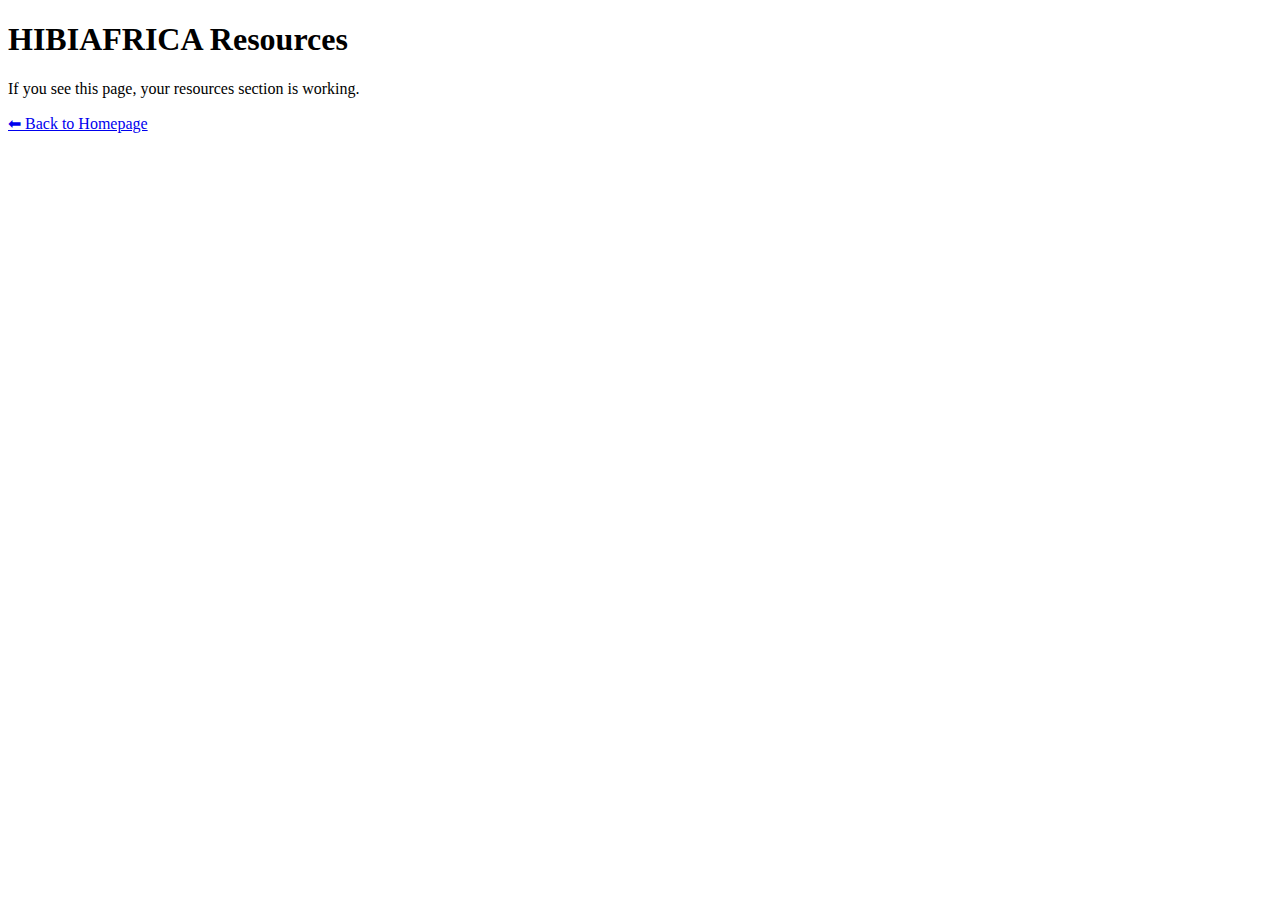
<file: resources/index.html>
<!doctype html><meta charset="utf-8">
<title>HIBIAFRICA Resources</title>
<h1>HIBIAFRICA Resources</h1>
<p>If you see this page, your resources section is working.</p>
<p><a href="/">⬅ Back to Homepage</a></p>
</file>
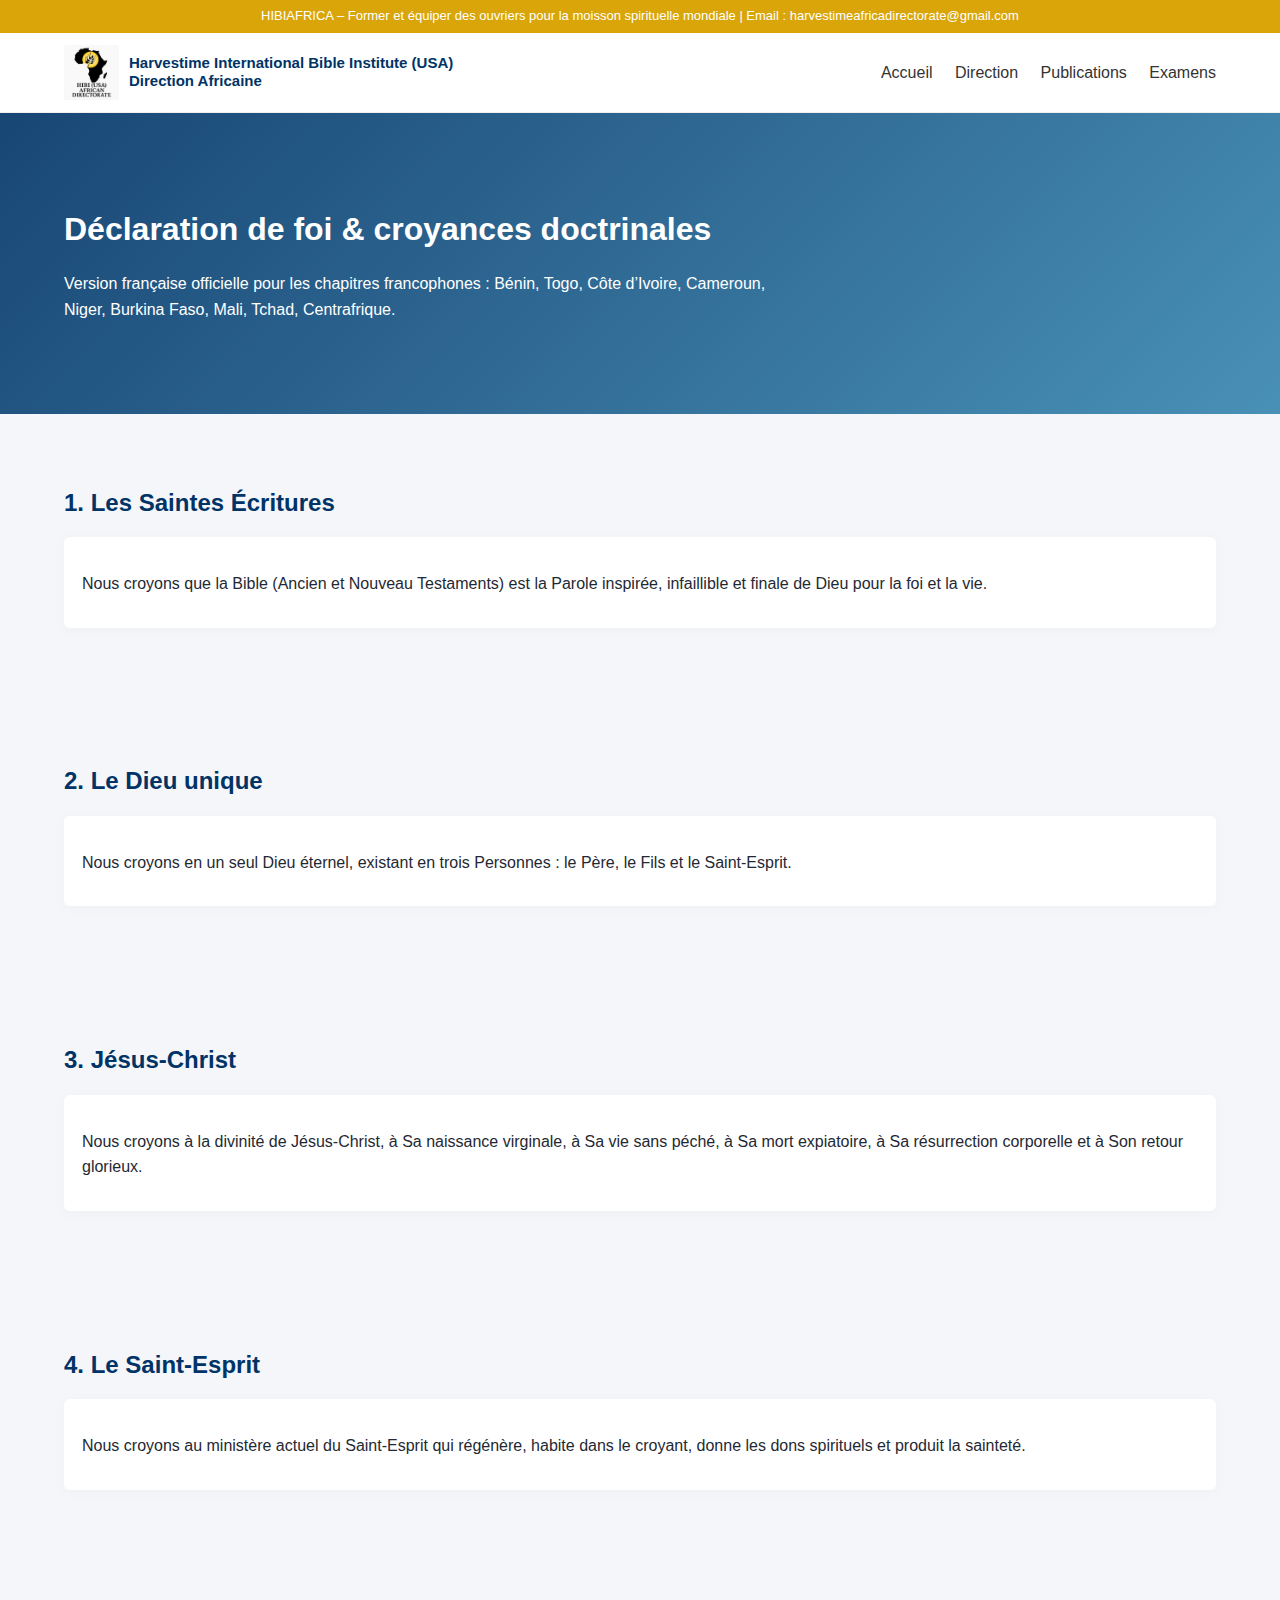
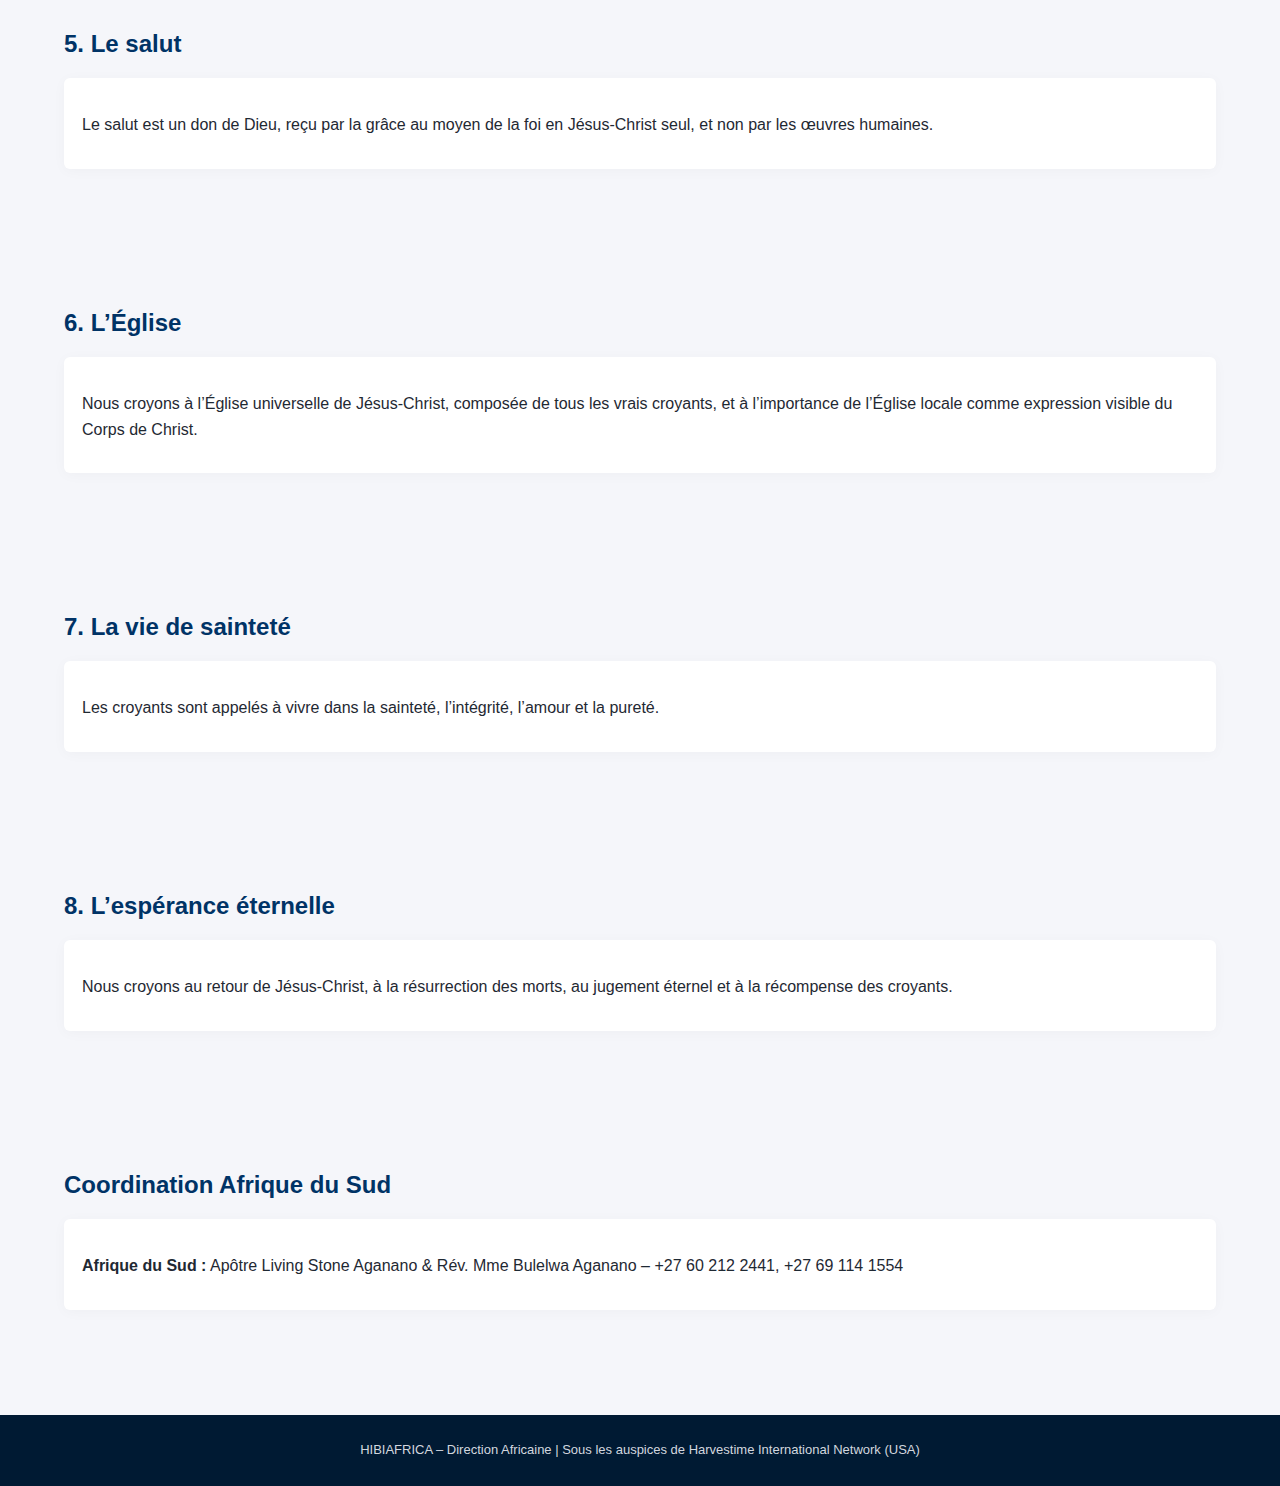
<file: doctrine-fr.html>
<!DOCTYPE html>
<html lang="fr">
<head>
  <meta charset="UTF-8" />
  <title>HIBIAFRICA – Déclaration de foi (Français)</title>
  <meta name="description" content="Déclaration de foi officielle de Harvestime International Bible Institute (USA) – Direction Africaine, destinée aux chapitres francophones d’Afrique (Bénin, Togo, Cameroun, Côte d’Ivoire, Niger, Burkina Faso, Mali, Tchad, Centrafrique)." />
  <meta name="viewport" content="width=device-width, initial-scale=1.0" />
  <link rel="stylesheet" href="style.css">
</head>
<body>
  <div class="topbar">
    HIBIAFRICA – Former et équiper des ouvriers pour la moisson spirituelle mondiale | Email : harvestimeafricadirectorate@gmail.com
  </div>
  <header>
    <div class="logo-area">
      <img src="logo.png" alt="Logo HIBIAFRICA" />
      <div class="site-title">
        Harvestime International Bible Institute (USA)<br>
        Direction Africaine
      </div>
    </div>
    <nav>
      <a href="index.html">Accueil</a>
      <a href="index.html#leadership">Direction</a>
      <a href="index.html#publications">Publications</a>
      <a href="exam-registration.html">Examens</a>
    </nav>
  </header>

  <section class="hero">
    <h1>Déclaration de foi & croyances doctrinales</h1>
    <p>Version française officielle pour les chapitres francophones : Bénin, Togo, Côte d’Ivoire, Cameroun, Niger, Burkina Faso, Mali, Tchad, Centrafrique.</p>
  </section>

  <section class="section">
    <h2 class="section-title">1. Les Saintes Écritures</h2>
    <div class="card">
      <p>Nous croyons que la Bible (Ancien et Nouveau Testaments) est la Parole inspirée, infaillible et finale de Dieu pour la foi et la vie.</p>
    </div>
  </section>

  <section class="section">
    <h2 class="section-title">2. Le Dieu unique</h2>
    <div class="card">
      <p>Nous croyons en un seul Dieu éternel, existant en trois Personnes : le Père, le Fils et le Saint-Esprit.</p>
    </div>
  </section>

  <section class="section">
    <h2 class="section-title">3. Jésus-Christ</h2>
    <div class="card">
      <p>Nous croyons à la divinité de Jésus-Christ, à Sa naissance virginale, à Sa vie sans péché, à Sa mort expiatoire,
      à Sa résurrection corporelle et à Son retour glorieux.</p>
    </div>
  </section>

  <section class="section">
    <h2 class="section-title">4. Le Saint-Esprit</h2>
    <div class="card">
      <p>Nous croyons au ministère actuel du Saint-Esprit qui régénère, habite dans le croyant, donne les dons spirituels
      et produit la sainteté.</p>
    </div>
  </section>

  <section class="section">
    <h2 class="section-title">5. Le salut</h2>
    <div class="card">
      <p>Le salut est un don de Dieu, reçu par la grâce au moyen de la foi en Jésus-Christ seul, et non par les œuvres humaines.</p>
    </div>
  </section>

  <section class="section">
    <h2 class="section-title">6. L’Église</h2>
    <div class="card">
      <p>Nous croyons à l’Église universelle de Jésus-Christ, composée de tous les vrais croyants,
      et à l’importance de l’Église locale comme expression visible du Corps de Christ.</p>
    </div>
  </section>

  <section class="section">
    <h2 class="section-title">7. La vie de sainteté</h2>
    <div class="card">
      <p>Les croyants sont appelés à vivre dans la sainteté, l’intégrité, l’amour et la pureté.</p>
    </div>
  </section>

  <section class="section">
    <h2 class="section-title">8. L’espérance éternelle</h2>
    <div class="card">
      <p>Nous croyons au retour de Jésus-Christ, à la résurrection des morts, au jugement éternel et à la récompense des croyants.</p>
    </div>
  </section>

  <section class="section">
    <h2 class="section-title">Coordination Afrique du Sud</h2>
    <div class="card">
      <p><strong>Afrique du Sud :</strong> Apôtre Living Stone Aganano &amp; Rév. Mme Bulelwa Aganano – +27 60 212 2441, +27 69 114 1554</p>
    </div>
  </section>

  <footer>
    HIBIAFRICA – Direction Africaine | Sous les auspices de Harvestime International Network (USA)
  </footer>
</body>
</html>
</file>
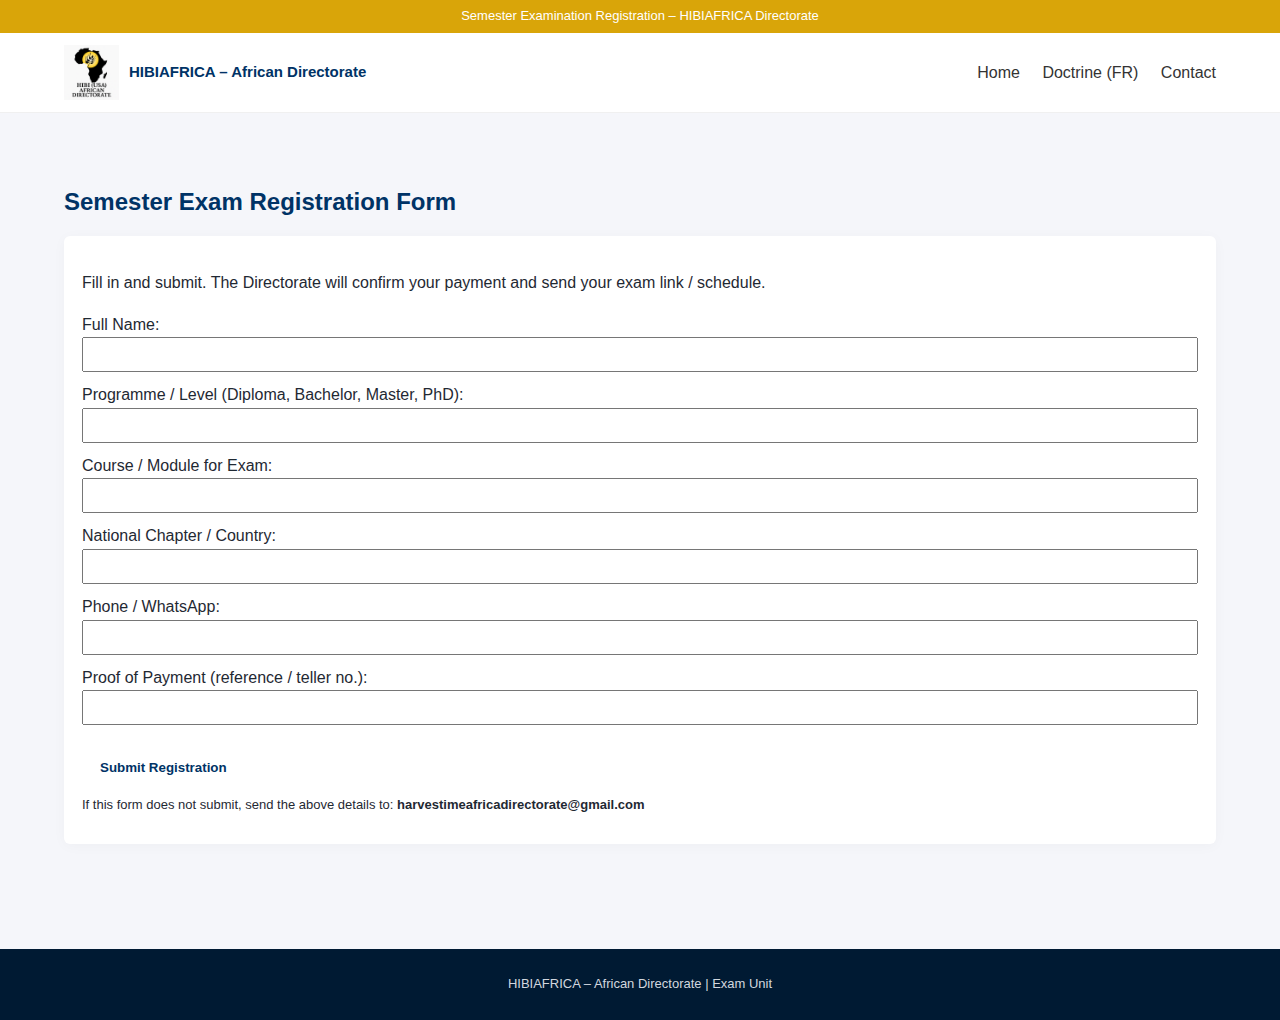
<file: exam-registration.html>
<!DOCTYPE html>
<html lang="en">
<head>
  <meta charset="UTF-8" />
  <title>HIBIAFRICA – Semester Exam Registration</title>
  <meta name="description" content="Online semester examination registration form for students of Harvestime International Bible Institute (USA) – African Directorate (HIBIAFRICA). Fill and submit to receive your exam link or schedule." />
  <meta name="viewport" content="width=device-width, initial-scale=1.0" />
  <link rel="stylesheet" href="style.css">
</head>
<body>
  <div class="topbar">
    Semester Examination Registration – HIBIAFRICA Directorate
  </div>
  <header>
    <div class="logo-area">
      <img src="logo.png" alt="HIBIAFRICA Logo" />
      <div class="site-title">
        HIBIAFRICA – African Directorate
      </div>
    </div>
    <nav>
      <a href="index.html">Home</a>
      <a href="doctrine-fr.html">Doctrine (FR)</a>
      <a href="mailto:harvestimeafricadirectorate@gmail.com">Contact</a>
    </nav>
  </header>

  <section class="section">
    <h2 class="section-title">Semester Exam Registration Form</h2>
    <div class="card">
      <p>Fill in and submit. The Directorate will confirm your payment and send your exam link / schedule.</p>
      <form action="https://formspree.io/f/your-form-id" method="POST">
        <label>Full Name:</label><br>
        <input type="text" name="full_name" required style="width:100%;padding:8px;margin-bottom:10px;"><br>

        <label>Programme / Level (Diploma, Bachelor, Master, PhD):</label><br>
        <input type="text" name="programme" required style="width:100%;padding:8px;margin-bottom:10px;"><br>

        <label>Course / Module for Exam:</label><br>
        <input type="text" name="course" required style="width:100%;padding:8px;margin-bottom:10px;"><br>

        <label>National Chapter / Country:</label><br>
        <input type="text" name="country" required style="width:100%;padding:8px;margin-bottom:10px;"><br>

        <label>Phone / WhatsApp:</label><br>
        <input type="text" name="phone" required style="width:100%;padding:8px;margin-bottom:10px;"><br>

        <label>Proof of Payment (reference / teller no.):</label><br>
        <input type="text" name="payment_ref" required style="width:100%;padding:8px;margin-bottom:10px;"><br>

        <button type="submit" class="btn-primary" style="border:none;cursor:pointer;">Submit Registration</button>
      </form>
      <p style="margin-top:10px;font-size:13px;">
        If this form does not submit, send the above details to:
        <strong>harvestimeafricadirectorate@gmail.com</strong>
      </p>
    </div>
  </section>

  <footer>
    HIBIAFRICA – African Directorate | Exam Unit
  </footer>
</body>
</html>
</file>
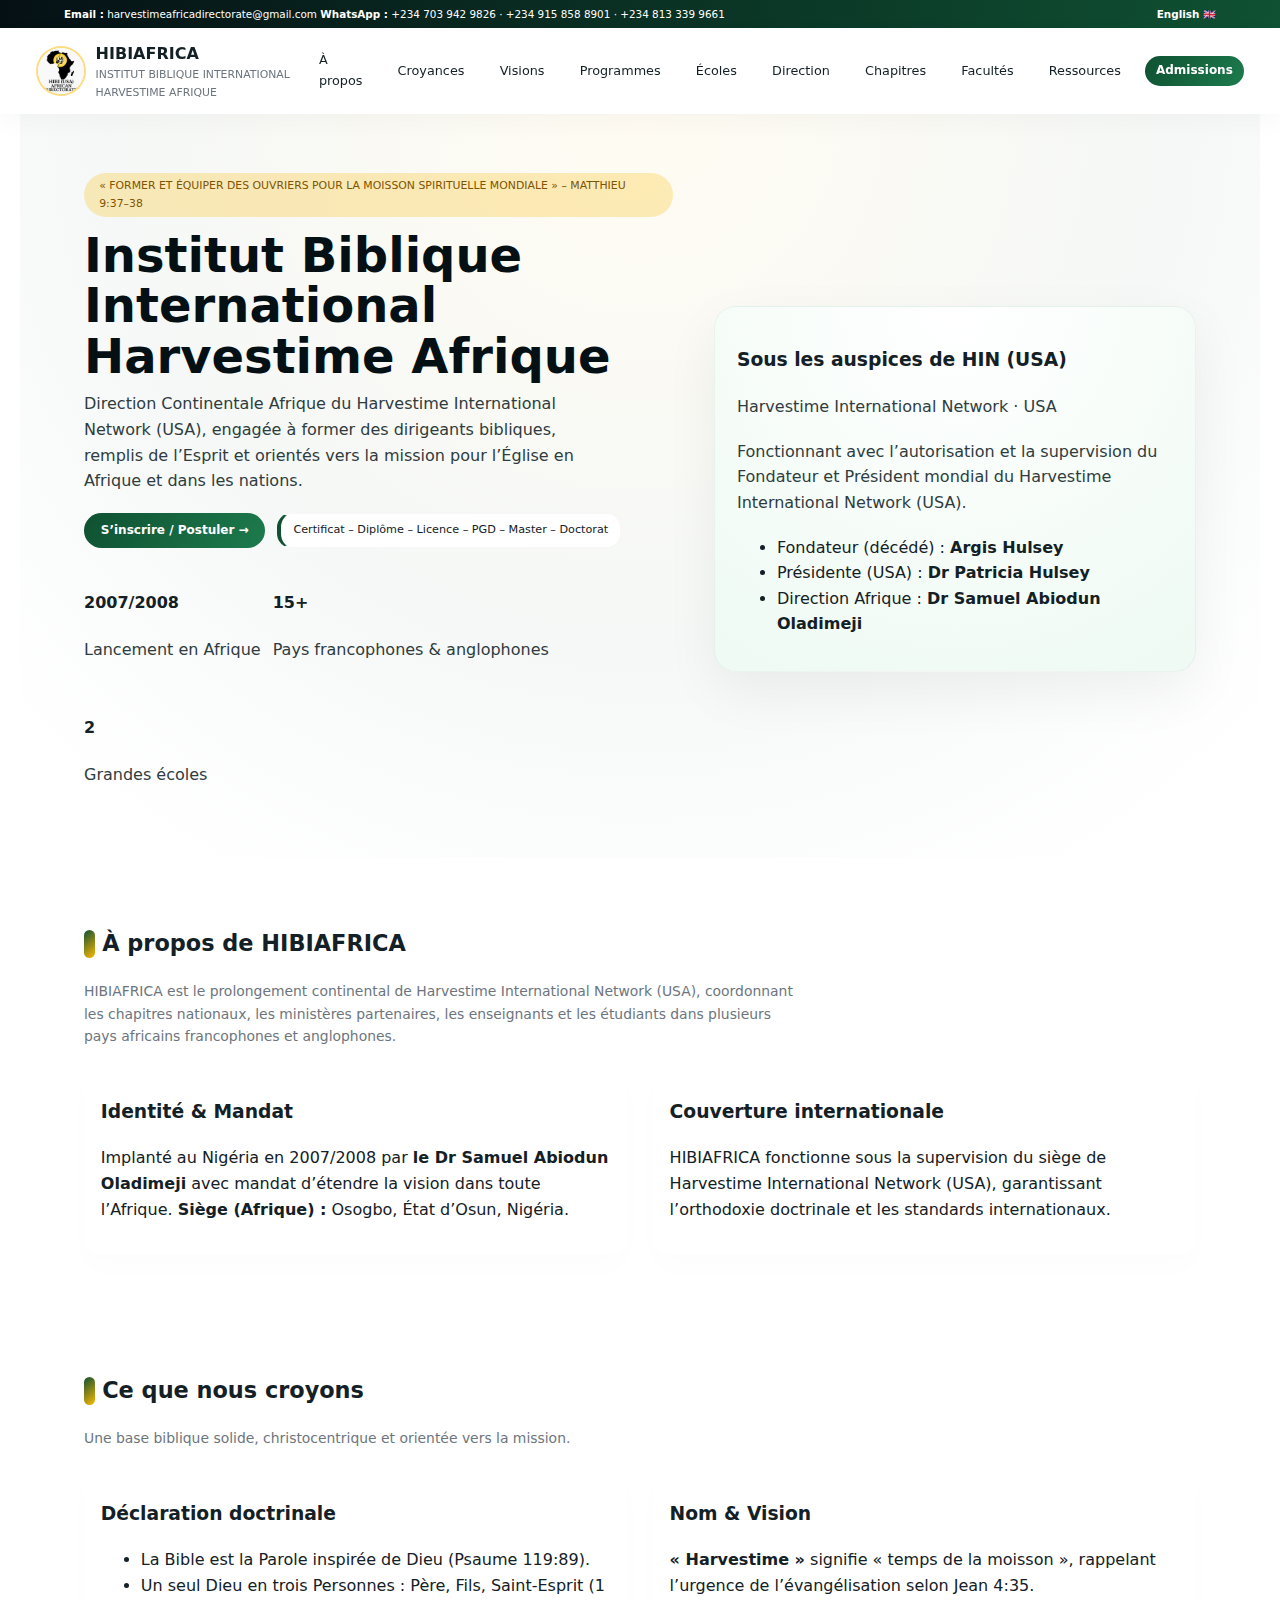
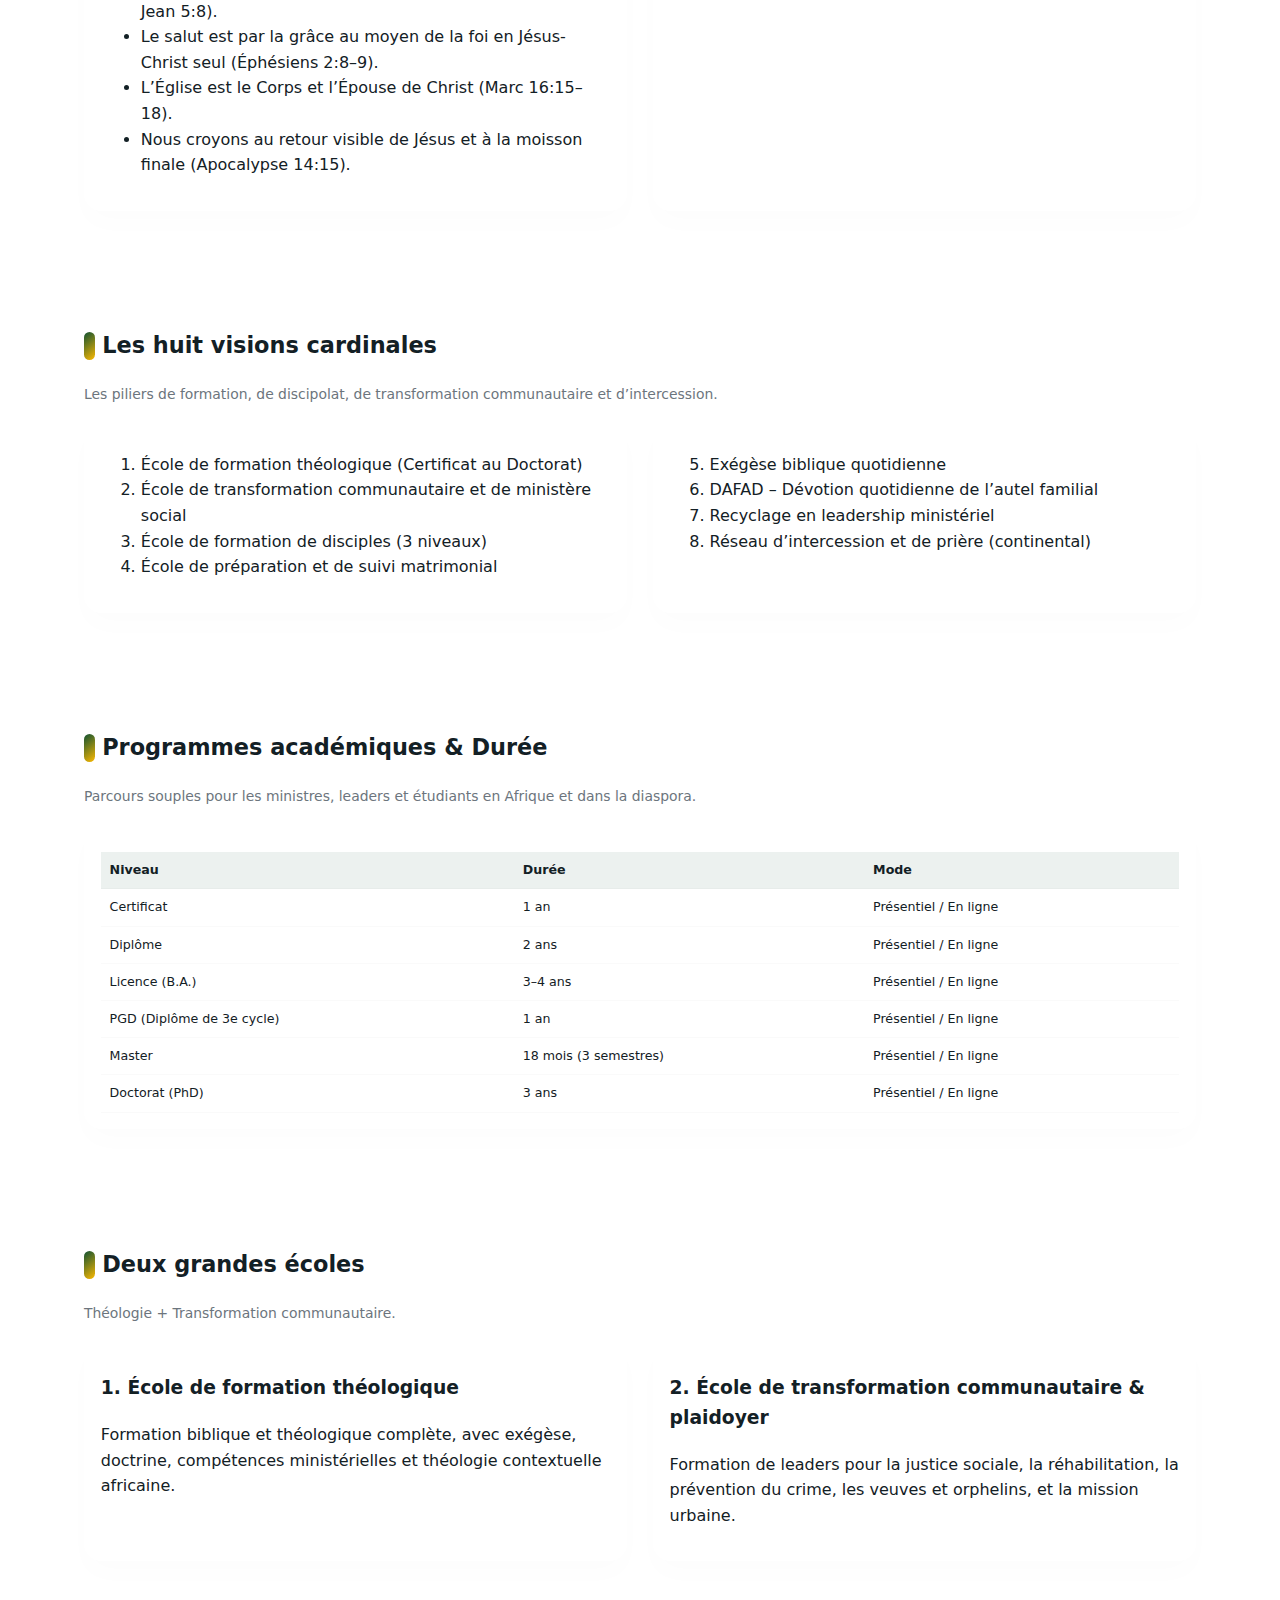
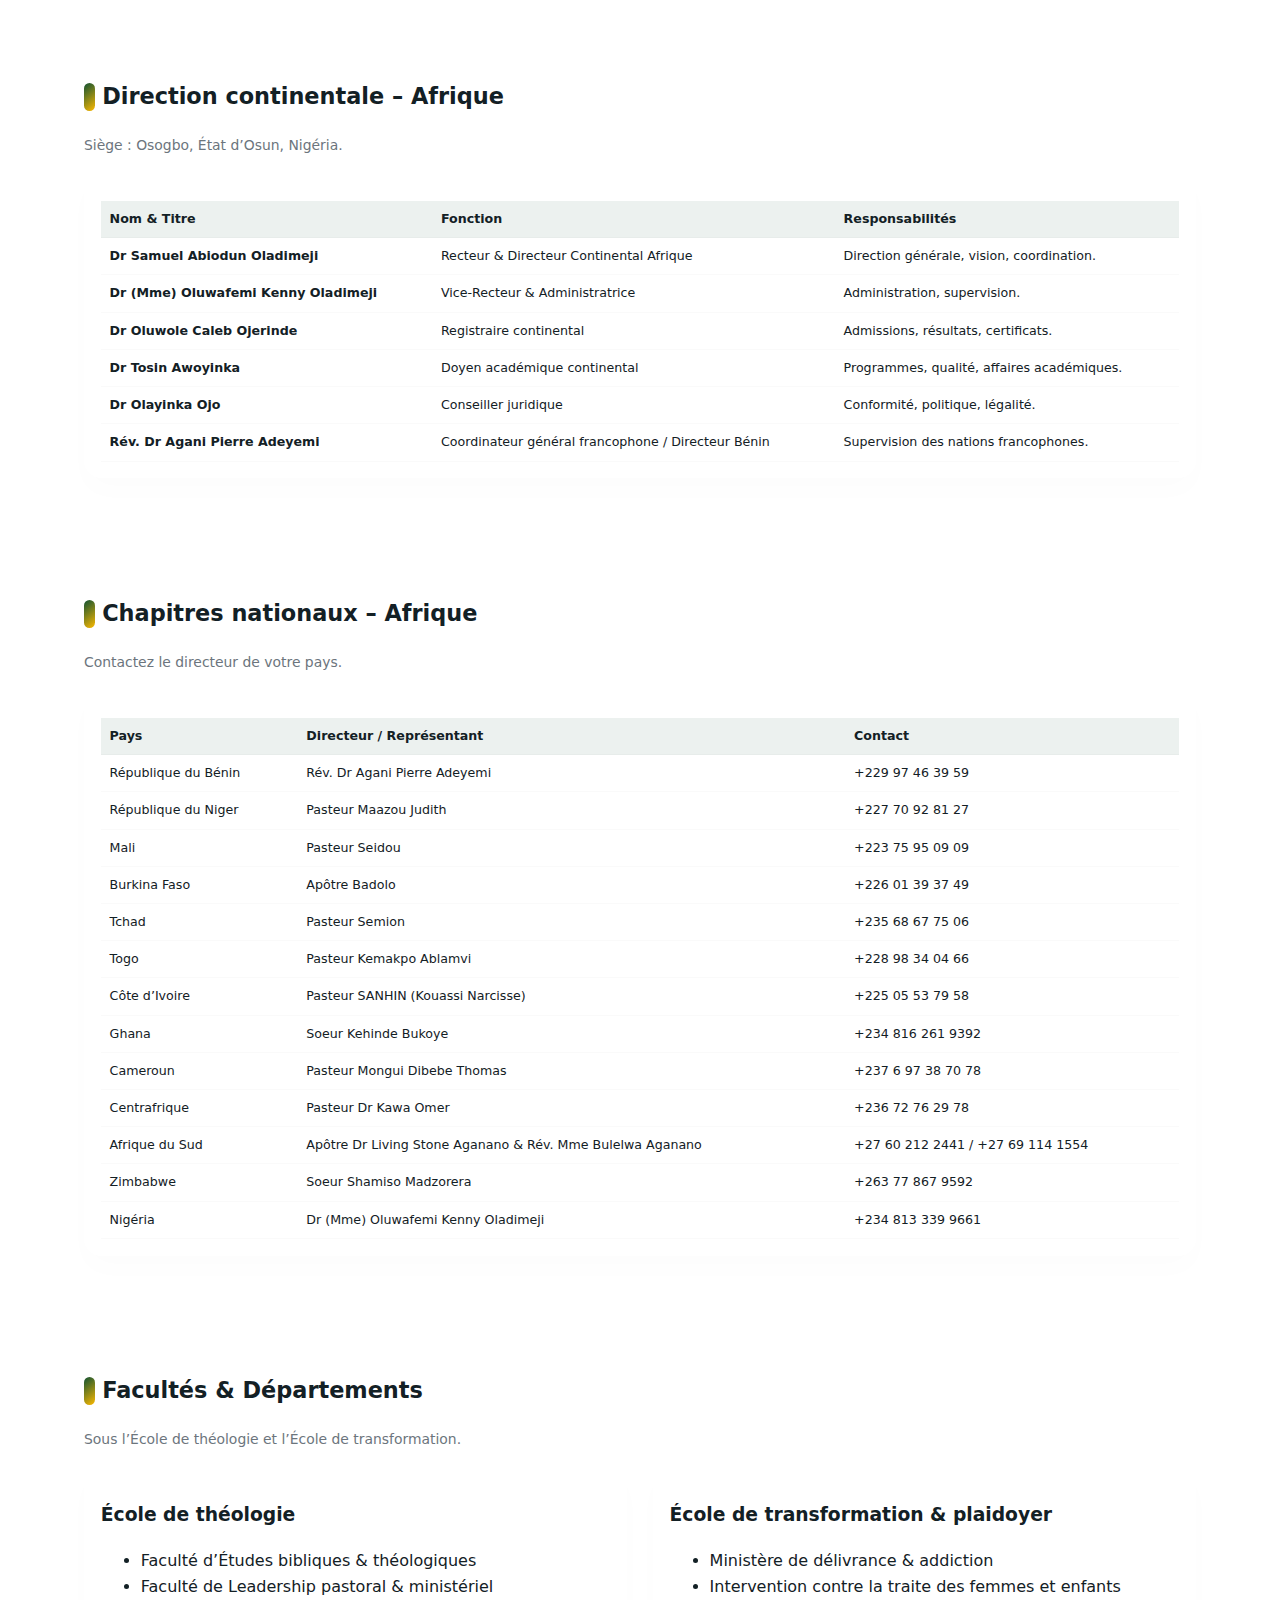
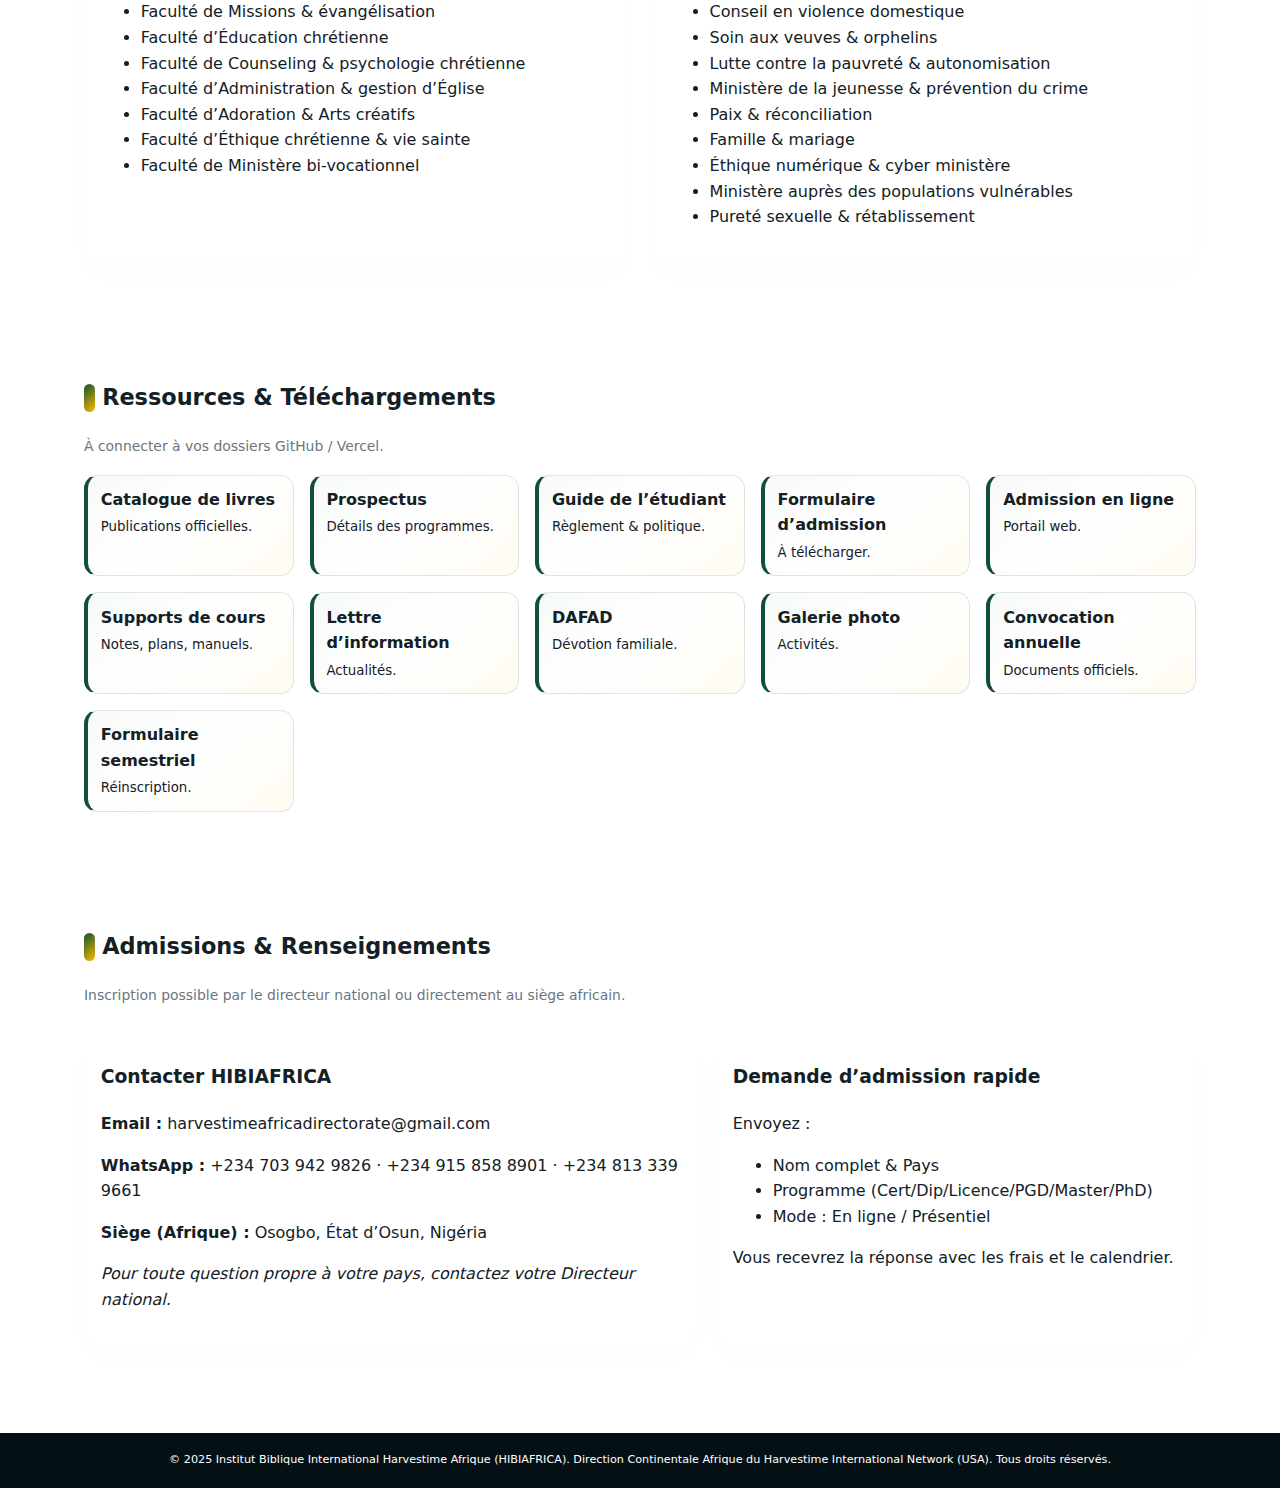
<file: fr.html>
<!DOCTYPE html>
<html lang="fr">
<head>
  <meta charset="UTF-8" />
  <title>INSTITUT BIBLIQUE INTERNATIONAL HARVESTIME AFRIQUE (HIBIAFRICA)</title>
  <meta name="viewport" content="width=device-width, initial-scale=1" />
  <link rel="icon" href="logo.png" />
  <meta name="description" content="HIBIAFRICA – Direction Continentale Afrique du Harvestime International Network (USA) – Former et équiper des ouvriers pour la moisson spirituelle mondiale." />
  <style>
    :root { --green:#0f5132; --gold:#fcb900; --muted:#6c757d; }
    *{box-sizing:border-box;}
    body{margin:0;font-family:system-ui,-apple-system,BlinkMacSystemFont,"Segoe UI",sans-serif;background:#fff;color:#132025;line-height:1.6;}
    a{text-decoration:none;color:inherit;}
    .fade-in{animation:fadeIn .7s ease-in;}
    @keyframes fadeIn{from{opacity:0;transform:translateY(12px);}to{opacity:1;transform:translateY(0);}}
    .topbar{background:linear-gradient(90deg,#051015 0%,#0f5132 100%);color:#fff;font-size:.78rem;padding:.35rem 5vw;display:flex;justify-content:space-between;gap:1rem;flex-wrap:wrap;}
    header{position:sticky;top:0;z-index:50;background:rgba(255,255,255,.9);backdrop-filter:blur(12px);box-shadow:0 8px 25px rgba(0,0,0,.03);}
    .nav{max-width:1240px;margin:0 auto;display:flex;align-items:center;justify-content:space-between;gap:1rem;padding:.8rem 1rem;}
    .brand{display:flex;gap:.6rem;align-items:center;}
    .brand img{height:50px;width:50px;object-fit:contain;border-radius:999px;border:2px solid rgba(252,185,0,.5);background:#fff;}
    .brand-title{font-size:1rem;font-weight:700;}
    .brand-sub{font-size:.68rem;text-transform:uppercase;color:var(--muted);}
    .nav-links{display:flex;gap:.8rem;align-items:center;font-size:.8rem;font-weight:500;}
    .nav-links a{padding:.32rem .7rem;border-radius:999px;}
    .nav-links a:hover{background:rgba(252,185,0,.15);color:#0f5132;}
    .btn-primary{background:linear-gradient(120deg,#0f5132 0%,#1d7b4d 100%);color:#fff!important;padding:.5rem 1.05rem;border-radius:999px;display:inline-flex;gap:.35rem;font-weight:600;font-size:.75rem;}
    .mobile-toggle{display:none;background:none;border:none;font-size:1.45rem;cursor:pointer;color:#051015;}
    .hero{background:radial-gradient(circle at top,rgba(252,185,0,.05) 0%,rgba(15,81,50,.04) 55%,#ffffff 90%);padding:3.6rem 5vw 3.2rem;max-width:1240px;margin:0 auto;display:grid;grid-template-columns:1.1fr .9fr;gap:2.6rem;align-items:center;}
    .hero-tag{display:inline-flex;background:rgba(252,185,0,.26);color:#7f5400;border-radius:999px;padding:.3rem .95rem;font-size:.68rem;margin-bottom:.8rem;text-transform:uppercase;}
    .hero-title{font-size:clamp(2.25rem,4.3vw,3rem);margin:0 0 .65rem;color:#051015;line-height:1.05;}
    .hero p{margin:0 0 1.2rem;color:#2e3c40;max-width:32rem;}
    .hero-actions{display:flex;gap:.75rem;flex-wrap:wrap;margin-bottom:1.3rem;}
    .hero-pill{background:#fff;border:1px solid rgba(0,0,0,.03);border-left:4px solid #0f5132;border-radius:.9rem;padding:.45rem .75rem;font-size:.7rem;}
    .hero-card{background:radial-gradient(circle at top,#ffffff 0%,#eefaf3 100%);border-radius:1.35rem;box-shadow:0 20px 55px rgba(0,0,0,.06);padding:1.2rem 1.35rem 1.1rem;border:1px solid rgba(15,81,50,.05);}
    .stats{display:flex;gap:.75rem;flex-wrap:wrap;margin-top:.65rem;}
    section{padding:3.1rem 5vw;max-width:1240px;margin:0 auto;}
    .section-title{font-size:1.4rem;display:flex;align-items:center;gap:.45rem;}
    .section-title::before{content:"";width:11px;height:28px;background:linear-gradient(140deg,#0f5132 0%,#fcb900 100%);border-radius:13px;}
    .section-sub{color:var(--muted);max-width:720px;font-size:.87rem;margin-top:.25rem;}
    .grid-2{display:grid;grid-template-columns:repeat(2,minmax(0,1fr));gap:1.6rem;}
    .card{background:#fff;border-radius:1.1rem;padding:1.05rem;box-shadow:0 14px 28px rgba(0,0,0,.01);}
    table{width:100%;border-collapse:collapse;margin-top:.9rem;font-size:.79rem;}
    thead tr{background:rgba(15,81,50,.08);}
    th,td{padding:.5rem .55rem;border-bottom:1px solid rgba(0,0,0,.02);text-align:left;}
    .folder-grid{display:grid;grid-template-columns:repeat(auto-fit,minmax(185px,1fr));gap:1rem;margin-top:1.1rem;}
    .folder{background:linear-gradient(140deg,rgba(15,81,50,.03) 0%,#ffffff 50%,rgba(252,185,0,.05) 100%);border:1px solid rgba(15,81,50,.13);border-left:4px solid #0f5132;border-radius:.85rem;padding:.7rem .8rem .75rem;display:flex;flex-direction:column;gap:.25rem;}
    .contact-box{display:grid;grid-template-columns:1.12fr .88fr;gap:1.3rem;margin-top:1.3rem;}
    .footer{background:#051015;color:#fff;padding:1.1rem 5vw 1.2rem;font-size:.7rem;text-align:center;margin-top:2.4rem;}
    @media (max-width:992px){.hero{grid-template-columns:1fr;}.grid-2,.contact-box{grid-template-columns:1fr;}.nav-links{display:none;}.mobile-toggle{display:block;}}
    @media (max-width:520px){section,.hero{padding-inline:1.05rem;}.topbar{flex-direction:column;}.hero-actions{flex-direction:column;align-items:flex-start;}}
  </style>
  <script>
    document.addEventListener("DOMContentLoaded",()=>{
      const btn=document.getElementById("mobile-toggle");
      const nav=document.getElementById("nav-links");
      if(btn){btn.addEventListener("click",()=>{if(nav.style.display==="flex"){nav.style.display="none";}else{nav.style.display="flex";nav.style.flexDirection="column";nav.style.position="absolute";nav.style.top="60px";nav.style.right="10px";nav.style.background="#fff";nav.style.padding="0.75rem 1rem";nav.style.borderRadius="1rem";nav.style.boxShadow="0 14px 25px rgba(0,0,0,0.12)";}});}
    });
  </script>
</head>
<body>
  <div class="topbar fade-in">
    <small>
      <span><strong>Email :</strong> harvestimeafricadirectorate@gmail.com</span>
      <span><strong>WhatsApp :</strong> +234 703 942 9826 · +234 915 858 8901 · +234 813 339 9661</span>
    </small>
    <small><a href="index.html" style="color:#fff;font-weight:600;">English 🇬🇧</a></small>
  </div>
  <header>
    <nav class="nav">
      <div class="brand">
        <img src="logo.png" alt="Logo HIBIAFRICA" onerror="this.style.display='none'">
        <div>
          <div class="brand-title">HIBIAFRICA</div>
          <div class="brand-sub">Institut Biblique International Harvestime Afrique</div>
        </div>
      </div>
      <div class="nav-links" id="nav-links">
        <a href="#about">À propos</a>
        <a href="#beliefs">Croyances</a>
        <a href="#visions">Visions</a>
        <a href="#programmes">Programmes</a>
        <a href="#schools">Écoles</a>
        <a href="#leadership">Direction</a>
        <a href="#chapters">Chapitres</a>
        <a href="#faculties">Facultés</a>
        <a href="#downloads">Ressources</a>
        <a href="#contact" class="btn-primary">Admissions</a>
      </div>
      <button class="mobile-toggle" id="mobile-toggle">☰</button>
    </nav>
  </header>
  <section class="hero fade-in" id="top">
    <div>
      <span class="hero-tag">« Former et équiper des ouvriers pour la moisson spirituelle mondiale » – Matthieu 9:37–38</span>
      <h1 class="hero-title">Institut Biblique International Harvestime Afrique</h1>
      <p>Direction Continentale Afrique du Harvestime International Network (USA), engagée à former des dirigeants bibliques, remplis de l’Esprit et orientés vers la mission pour l’Église en Afrique et dans les nations.</p>
      <div class="hero-actions">
        <a href="#contact" class="btn-primary">S’inscrire / Postuler →</a>
        <div class="hero-pill">Certificat – Diplôme – Licence – PGD – Master – Doctorat</div>
      </div>
      <div class="stats">
        <div class="stat-box"><h4>2007/2008</h4><p>Lancement en Afrique</p></div>
        <div class="stat-box"><h4>15+</h4><p>Pays francophones & anglophones</p></div>
        <div class="stat-box"><h4>2</h4><p>Grandes écoles</p></div>
      </div>
    </div>
    <div class="hero-card">
      <h3>Sous les auspices de HIN (USA)</h3>
      <p class="hero-meta">Harvestime International Network · USA</p>
      <p>Fonctionnant avec l’autorisation et la supervision du Fondateur et Président mondial du Harvestime International Network (USA).</p>
      <ul>
        <li>Fondateur (décédé) : <strong>Argis Hulsey</strong></li>
        <li>Présidente (USA) : <strong>Dr Patricia Hulsey</strong></li>
        <li>Direction Afrique : <strong>Dr Samuel Abiodun Oladimeji</strong></li>
      </ul>
    </div>
  </section>
  <section id="about" class="fade-in">
    <h2 class="section-title">À propos de HIBIAFRICA</h2>
    <p class="section-sub">HIBIAFRICA est le prolongement continental de Harvestime International Network (USA), coordonnant les chapitres nationaux, les ministères partenaires, les enseignants et les étudiants dans plusieurs pays africains francophones et anglophones.</p>
    <div class="grid-2">
      <div class="card">
        <h3>Identité & Mandat</h3>
        <p>Implanté au Nigéria en 2007/2008 par <strong>le Dr Samuel Abiodun Oladimeji</strong> avec mandat d’étendre la vision dans toute l’Afrique. <strong>Siège (Afrique) :</strong> Osogbo, État d’Osun, Nigéria.</p>
      </div>
      <div class="card">
        <h3>Couverture internationale</h3>
        <p>HIBIAFRICA fonctionne sous la supervision du siège de Harvestime International Network (USA), garantissant l’orthodoxie doctrinale et les standards internationaux.</p>
      </div>
    </div>
  </section>
  <section id="beliefs" class="fade-in">
    <h2 class="section-title">Ce que nous croyons</h2>
    <p class="section-sub">Une base biblique solide, christocentrique et orientée vers la mission.</p>
    <div class="grid-2">
      <div class="card">
        <h3>Déclaration doctrinale</h3>
        <ul>
          <li>La Bible est la Parole inspirée de Dieu (Psaume 119:89).</li>
          <li>Un seul Dieu en trois Personnes : Père, Fils, Saint-Esprit (1 Jean 5:8).</li>
          <li>Le salut est par la grâce au moyen de la foi en Jésus-Christ seul (Éphésiens 2:8–9).</li>
          <li>L’Église est le Corps et l’Épouse de Christ (Marc 16:15–18).</li>
          <li>Nous croyons au retour visible de Jésus et à la moisson finale (Apocalypse 14:15).</li>
        </ul>
      </div>
      <div class="card">
        <h3>Nom & Vision</h3>
        <p><strong>« Harvestime »</strong> signifie « temps de la moisson », rappelant l’urgence de l’évangélisation selon Jean 4:35.</p>
      </div>
    </div>
  </section>
  <section id="visions" class="fade-in">
    <h2 class="section-title">Les huit visions cardinales</h2>
    <p class="section-sub">Les piliers de formation, de discipolat, de transformation communautaire et d’intercession.</p>
    <div class="grid-2">
      <div class="card">
        <ol>
          <li>École de formation théologique (Certificat au Doctorat)</li>
          <li>École de transformation communautaire et de ministère social</li>
          <li>École de formation de disciples (3 niveaux)</li>
          <li>École de préparation et de suivi matrimonial</li>
        </ol>
      </div>
      <div class="card">
        <ol start="5">
          <li>Exégèse biblique quotidienne</li>
          <li>DAFAD – Dévotion quotidienne de l’autel familial</li>
          <li>Recyclage en leadership ministériel</li>
          <li>Réseau d’intercession et de prière (continental)</li>
        </ol>
      </div>
    </div>
  </section>
  <section id="programmes" class="fade-in">
    <h2 class="section-title">Programmes académiques & Durée</h2>
    <p class="section-sub">Parcours souples pour les ministres, leaders et étudiants en Afrique et dans la diaspora.</p>
    <div class="card">
      <table>
        <thead><tr><th>Niveau</th><th>Durée</th><th>Mode</th></tr></thead>
        <tbody>
          <tr><td>Certificat</td><td>1 an</td><td>Présentiel / En ligne</td></tr>
          <tr><td>Diplôme</td><td>2 ans</td><td>Présentiel / En ligne</td></tr>
          <tr><td>Licence (B.A.)</td><td>3–4 ans</td><td>Présentiel / En ligne</td></tr>
          <tr><td>PGD (Diplôme de 3e cycle)</td><td>1 an</td><td>Présentiel / En ligne</td></tr>
          <tr><td>Master</td><td>18 mois (3 semestres)</td><td>Présentiel / En ligne</td></tr>
          <tr><td>Doctorat (PhD)</td><td>3 ans</td><td>Présentiel / En ligne</td></tr>
        </tbody>
      </table>
    </div>
  </section>
  <section id="schools" class="fade-in">
    <h2 class="section-title">Deux grandes écoles</h2>
    <p class="section-sub">Théologie + Transformation communautaire.</p>
    <div class="grid-2">
      <div class="card">
        <h3>1. École de formation théologique</h3>
        <p>Formation biblique et théologique complète, avec exégèse, doctrine, compétences ministérielles et théologie contextuelle africaine.</p>
      </div>
      <div class="card">
        <h3>2. École de transformation communautaire & plaidoyer</h3>
        <p>Formation de leaders pour la justice sociale, la réhabilitation, la prévention du crime, les veuves et orphelins, et la mission urbaine.</p>
      </div>
    </div>
  </section>
  <section id="leadership" class="fade-in">
    <h2 class="section-title">Direction continentale – Afrique</h2>
    <p class="section-sub">Siège : Osogbo, État d’Osun, Nigéria.</p>
    <div class="card" style="overflow-x:auto;">
      <table>
        <thead><tr><th>Nom & Titre</th><th>Fonction</th><th>Responsabilités</th></tr></thead>
        <tbody>
          <tr><td><strong>Dr Samuel Abiodun Oladimeji</strong></td><td>Recteur & Directeur Continental Afrique</td><td>Direction générale, vision, coordination.</td></tr>
          <tr><td><strong>Dr (Mme) Oluwafemi Kenny Oladimeji</strong></td><td>Vice-Recteur & Administratrice</td><td>Administration, supervision.</td></tr>
          <tr><td><strong>Dr Oluwole Caleb Ojerinde</strong></td><td>Registraire continental</td><td>Admissions, résultats, certificats.</td></tr>
          <tr><td><strong>Dr Tosin Awoyinka</strong></td><td>Doyen académique continental</td><td>Programmes, qualité, affaires académiques.</td></tr>
          <tr><td><strong>Dr Olayinka Ojo</strong></td><td>Conseiller juridique</td><td>Conformité, politique, légalité.</td></tr>
          <tr><td><strong>Rév. Dr Agani Pierre Adeyemi</strong></td><td>Coordinateur général francophone / Directeur Bénin</td><td>Supervision des nations francophones.</td></tr>
        </tbody>
      </table>
    </div>
  </section>
  <section id="chapters" class="fade-in">
    <h2 class="section-title">Chapitres nationaux – Afrique</h2>
    <p class="section-sub">Contactez le directeur de votre pays.</p>
    <div class="card" style="overflow-x:auto;">
      <table>
        <thead><tr><th>Pays</th><th>Directeur / Représentant</th><th>Contact</th></tr></thead>
        <tbody>
          <tr><td>République du Bénin</td><td>Rév. Dr Agani Pierre Adeyemi</td><td>+229 97 46 39 59</td></tr>
          <tr><td>République du Niger</td><td>Pasteur Maazou Judith</td><td>+227 70 92 81 27</td></tr>
          <tr><td>Mali</td><td>Pasteur Seidou</td><td>+223 75 95 09 09</td></tr>
          <tr><td>Burkina Faso</td><td>Apôtre Badolo</td><td>+226 01 39 37 49</td></tr>
          <tr><td>Tchad</td><td>Pasteur Semion</td><td>+235 68 67 75 06</td></tr>
          <tr><td>Togo</td><td>Pasteur Kemakpo Ablamvi</td><td>+228 98 34 04 66</td></tr>
          <tr><td>Côte d’Ivoire</td><td>Pasteur SANHIN (Kouassi Narcisse)</td><td>+225 05 53 79 58</td></tr>
          <tr><td>Ghana</td><td>Soeur Kehinde Bukoye</td><td>+234 816 261 9392</td></tr>
          <tr><td>Cameroun</td><td>Pasteur Mongui Dibebe Thomas</td><td>+237 6 97 38 70 78</td></tr>
          <tr><td>Centrafrique</td><td>Pasteur Dr Kawa Omer</td><td>+236 72 76 29 78</td></tr>
          <tr><td>Afrique du Sud</td><td>Apôtre Dr Living Stone Aganano & Rév. Mme Bulelwa Aganano</td><td>+27 60 212 2441 / +27 69 114 1554</td></tr>
          <tr><td>Zimbabwe</td><td>Soeur Shamiso Madzorera</td><td>+263 77 867 9592</td></tr>
          <tr><td>Nigéria</td><td>Dr (Mme) Oluwafemi Kenny Oladimeji</td><td>+234 813 339 9661</td></tr>
        </tbody>
      </table>
    </div>
  </section>
  <section id="faculties" class="fade-in">
    <h2 class="section-title">Facultés & Départements</h2>
    <p class="section-sub">Sous l’École de théologie et l’École de transformation.</p>
    <div class="grid-2">
      <div class="card">
        <h3>École de théologie</h3>
        <ul>
          <li>Faculté d’Études bibliques & théologiques</li>
          <li>Faculté de Leadership pastoral & ministériel</li>
          <li>Faculté de Missions & évangélisation</li>
          <li>Faculté d’Éducation chrétienne</li>
          <li>Faculté de Counseling & psychologie chrétienne</li>
          <li>Faculté d’Administration & gestion d’Église</li>
          <li>Faculté d’Adoration & Arts créatifs</li>
          <li>Faculté d’Éthique chrétienne & vie sainte</li>
          <li>Faculté de Ministère bi-vocationnel</li>
        </ul>
      </div>
      <div class="card">
        <h3>École de transformation & plaidoyer</h3>
        <ul>
          <li>Ministère de délivrance & addiction</li>
          <li>Intervention contre la traite des femmes et enfants</li>
          <li>Conseil en violence domestique</li>
          <li>Soin aux veuves & orphelins</li>
          <li>Lutte contre la pauvreté & autonomisation</li>
          <li>Ministère de la jeunesse & prévention du crime</li>
          <li>Paix & réconciliation</li>
          <li>Famille & mariage</li>
          <li>Éthique numérique & cyber ministère</li>
          <li>Ministère auprès des populations vulnérables</li>
          <li>Pureté sexuelle & rétablissement</li>
        </ul>
      </div>
    </div>
  </section>
  <section id="downloads" class="fade-in">
    <h2 class="section-title">Ressources & Téléchargements</h2>
    <p class="section-sub">À connecter à vos dossiers GitHub / Vercel.</p>
    <div class="folder-grid">
      <div class="folder"><strong>Catalogue de livres</strong><small>Publications officielles.</small></div>
      <div class="folder"><strong>Prospectus</strong><small>Détails des programmes.</small></div>
      <div class="folder"><strong>Guide de l’étudiant</strong><small>Règlement & politique.</small></div>
      <div class="folder"><strong>Formulaire d’admission</strong><small>À télécharger.</small></div>
      <div class="folder"><strong>Admission en ligne</strong><small>Portail web.</small></div>
      <div class="folder"><strong>Supports de cours</strong><small>Notes, plans, manuels.</small></div>
      <div class="folder"><strong>Lettre d’information</strong><small>Actualités.</small></div>
      <div class="folder"><strong>DAFAD</strong><small>Dévotion familiale.</small></div>
      <div class="folder"><strong>Galerie photo</strong><small>Activités.</small></div>
      <div class="folder"><strong>Convocation annuelle</strong><small>Documents officiels.</small></div>
      <div class="folder"><strong>Formulaire semestriel</strong><small>Réinscription.</small></div>
    </div>
  </section>
  <section id="contact" class="fade-in">
    <h2 class="section-title">Admissions & Renseignements</h2>
    <p class="section-sub">Inscription possible par le directeur national ou directement au siège africain.</p>
    <div class="contact-box">
      <div class="card">
        <h3>Contacter HIBIAFRICA</h3>
        <p><strong>Email :</strong> harvestimeafricadirectorate@gmail.com</p>
        <p><strong>WhatsApp :</strong> +234 703 942 9826 · +234 915 858 8901 · +234 813 339 9661</p>
        <p><strong>Siège (Afrique) :</strong> Osogbo, État d’Osun, Nigéria</p>
        <p><em>Pour toute question propre à votre pays, contactez votre Directeur national.</em></p>
      </div>
      <div class="card">
        <h3>Demande d’admission rapide</h3>
        <p>Envoyez :</p>
        <ul>
          <li>Nom complet & Pays</li>
          <li>Programme (Cert/Dip/Licence/PGD/Master/PhD)</li>
          <li>Mode : En ligne / Présentiel</li>
        </ul>
        <p>Vous recevrez la réponse avec les frais et le calendrier.</p>
      </div>
    </div>
  </section>
  <footer class="footer">
    © 2025 Institut Biblique International Harvestime Afrique (HIBIAFRICA). Direction Continentale Afrique du Harvestime International Network (USA). Tous droits réservés.
  </footer>
</body>
</html>
</file>
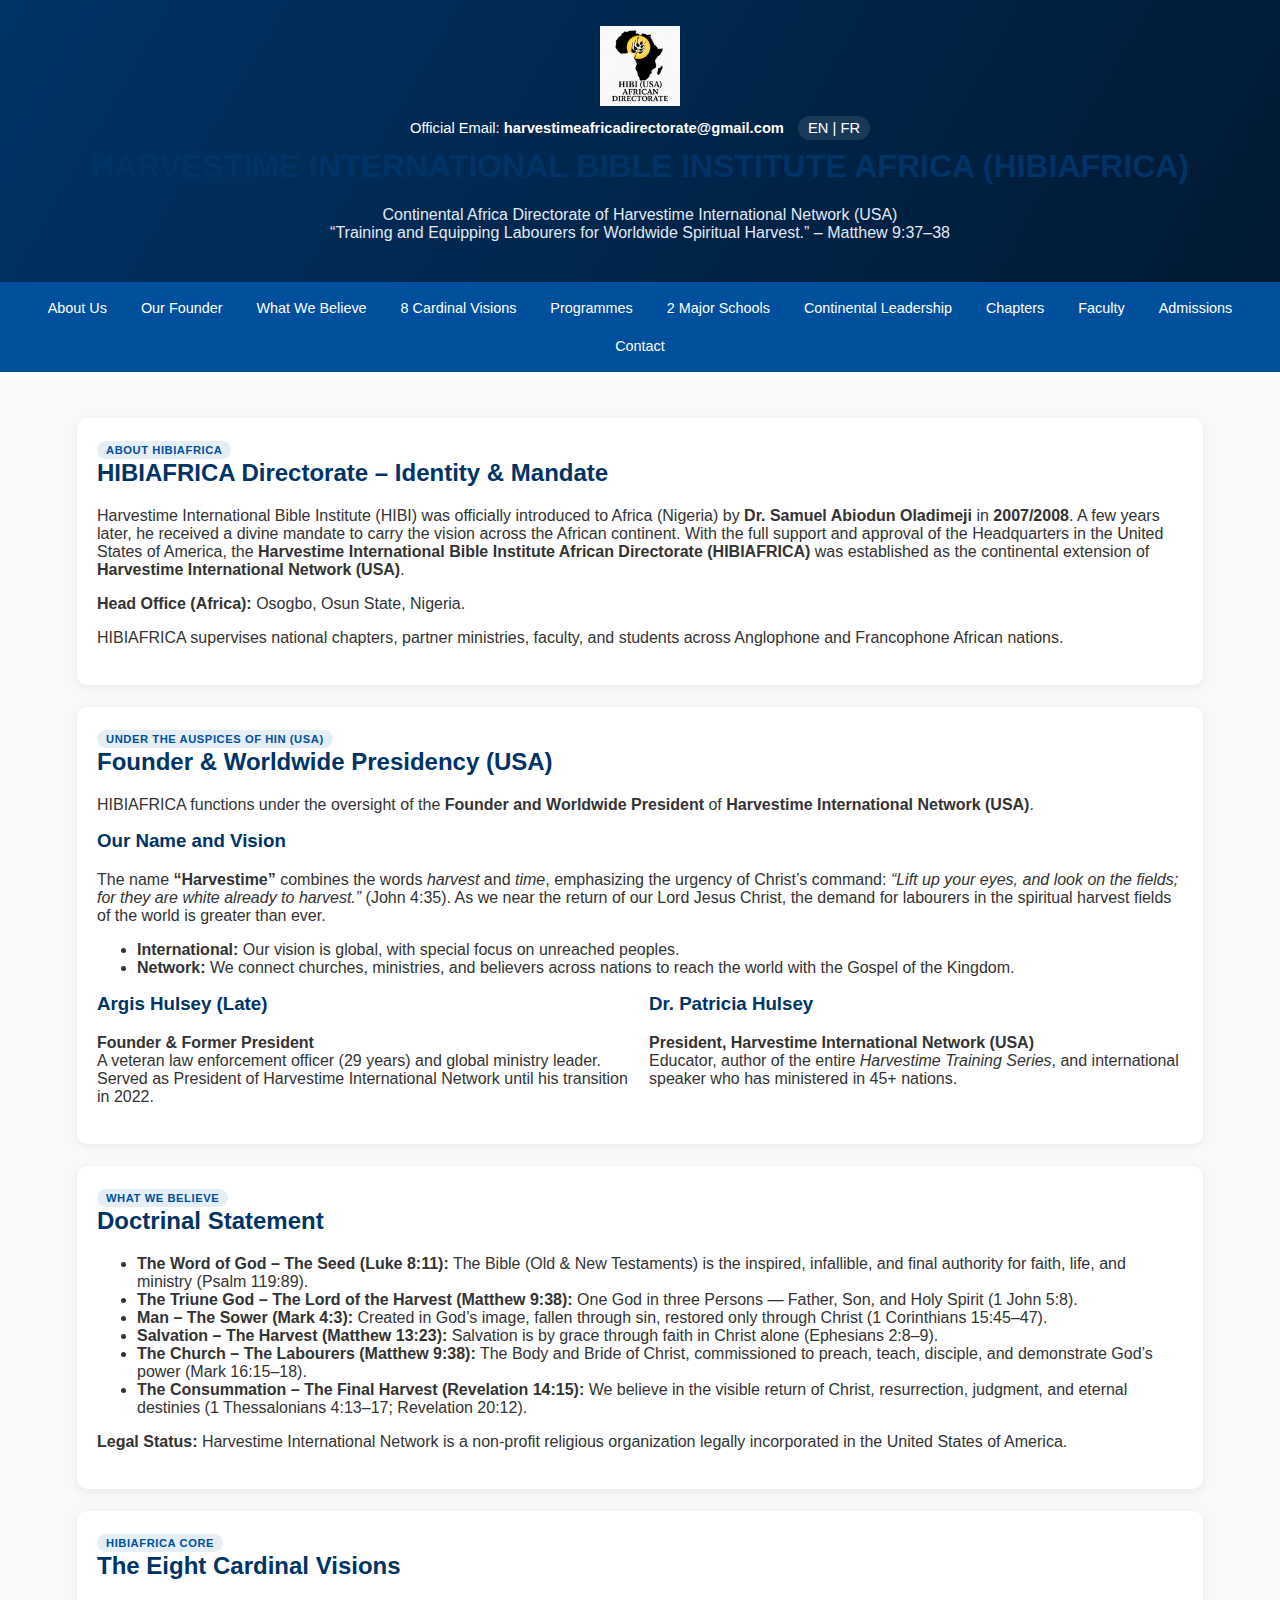
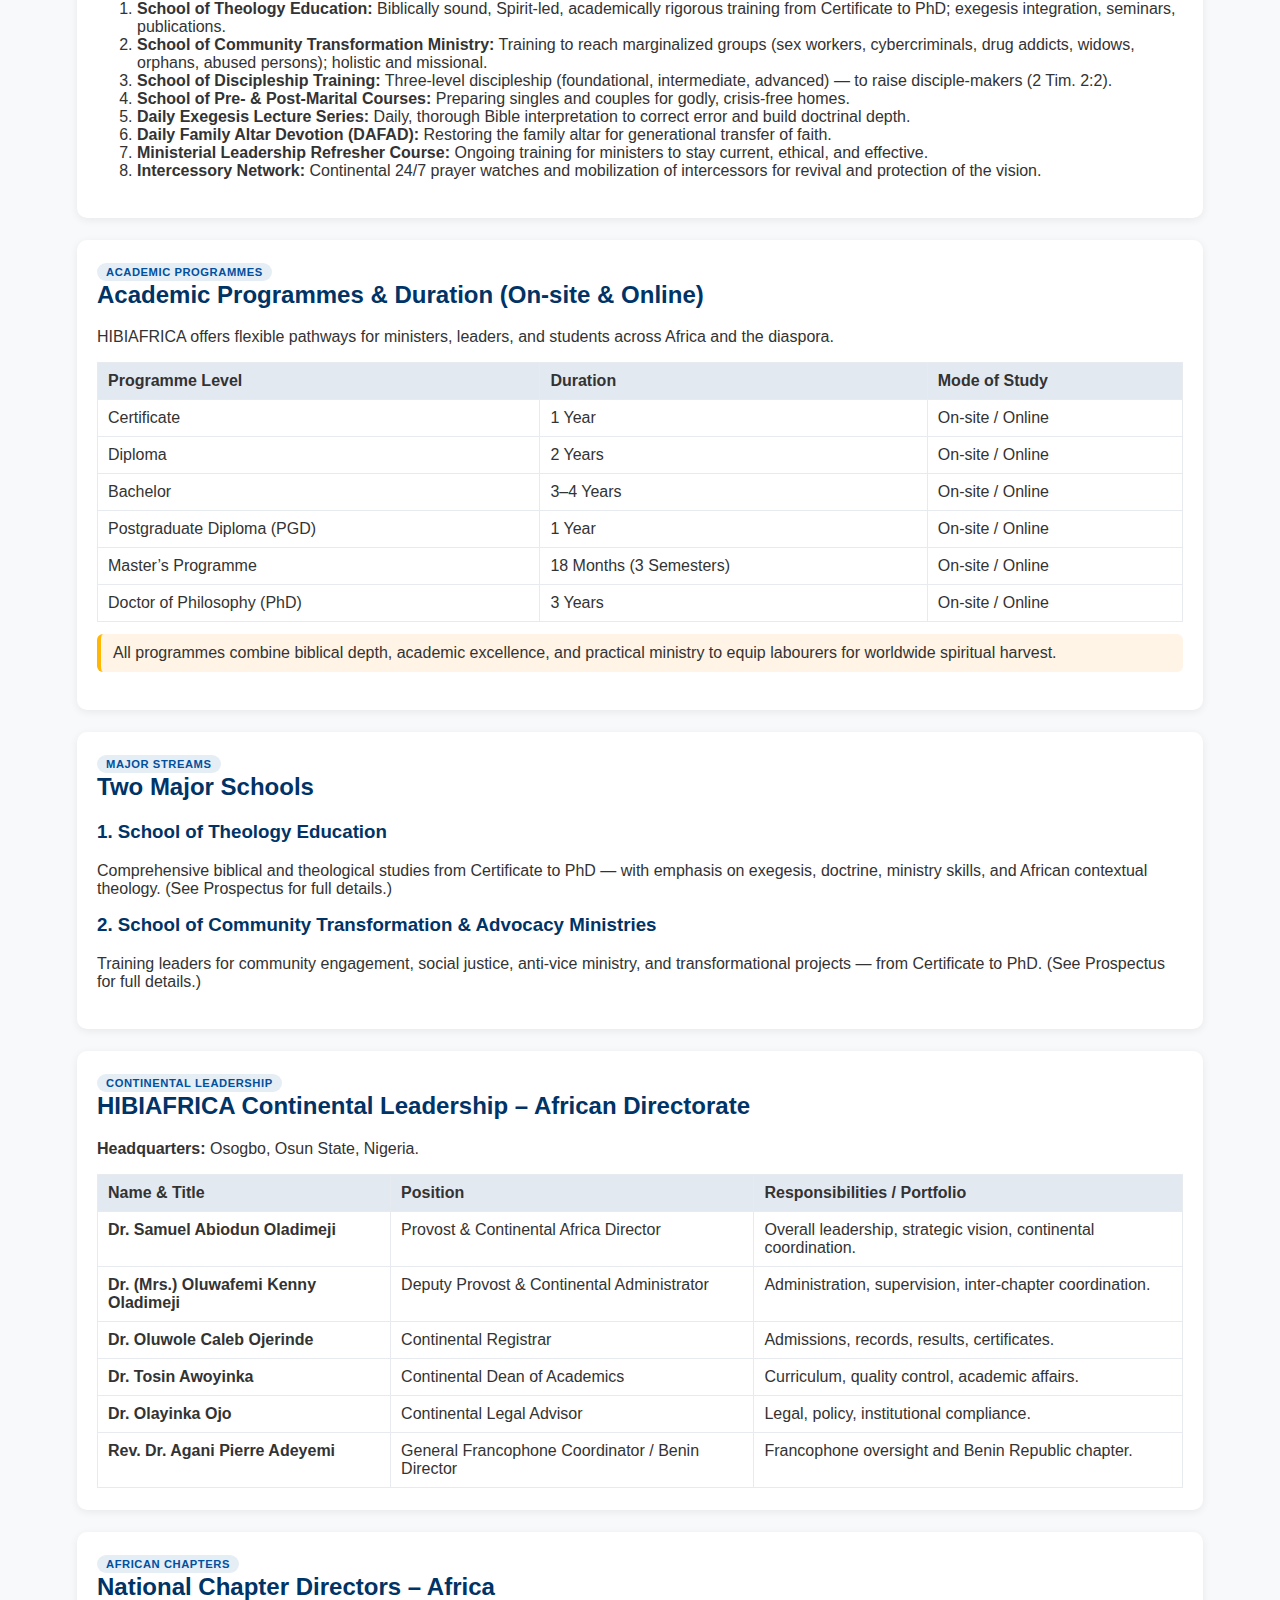
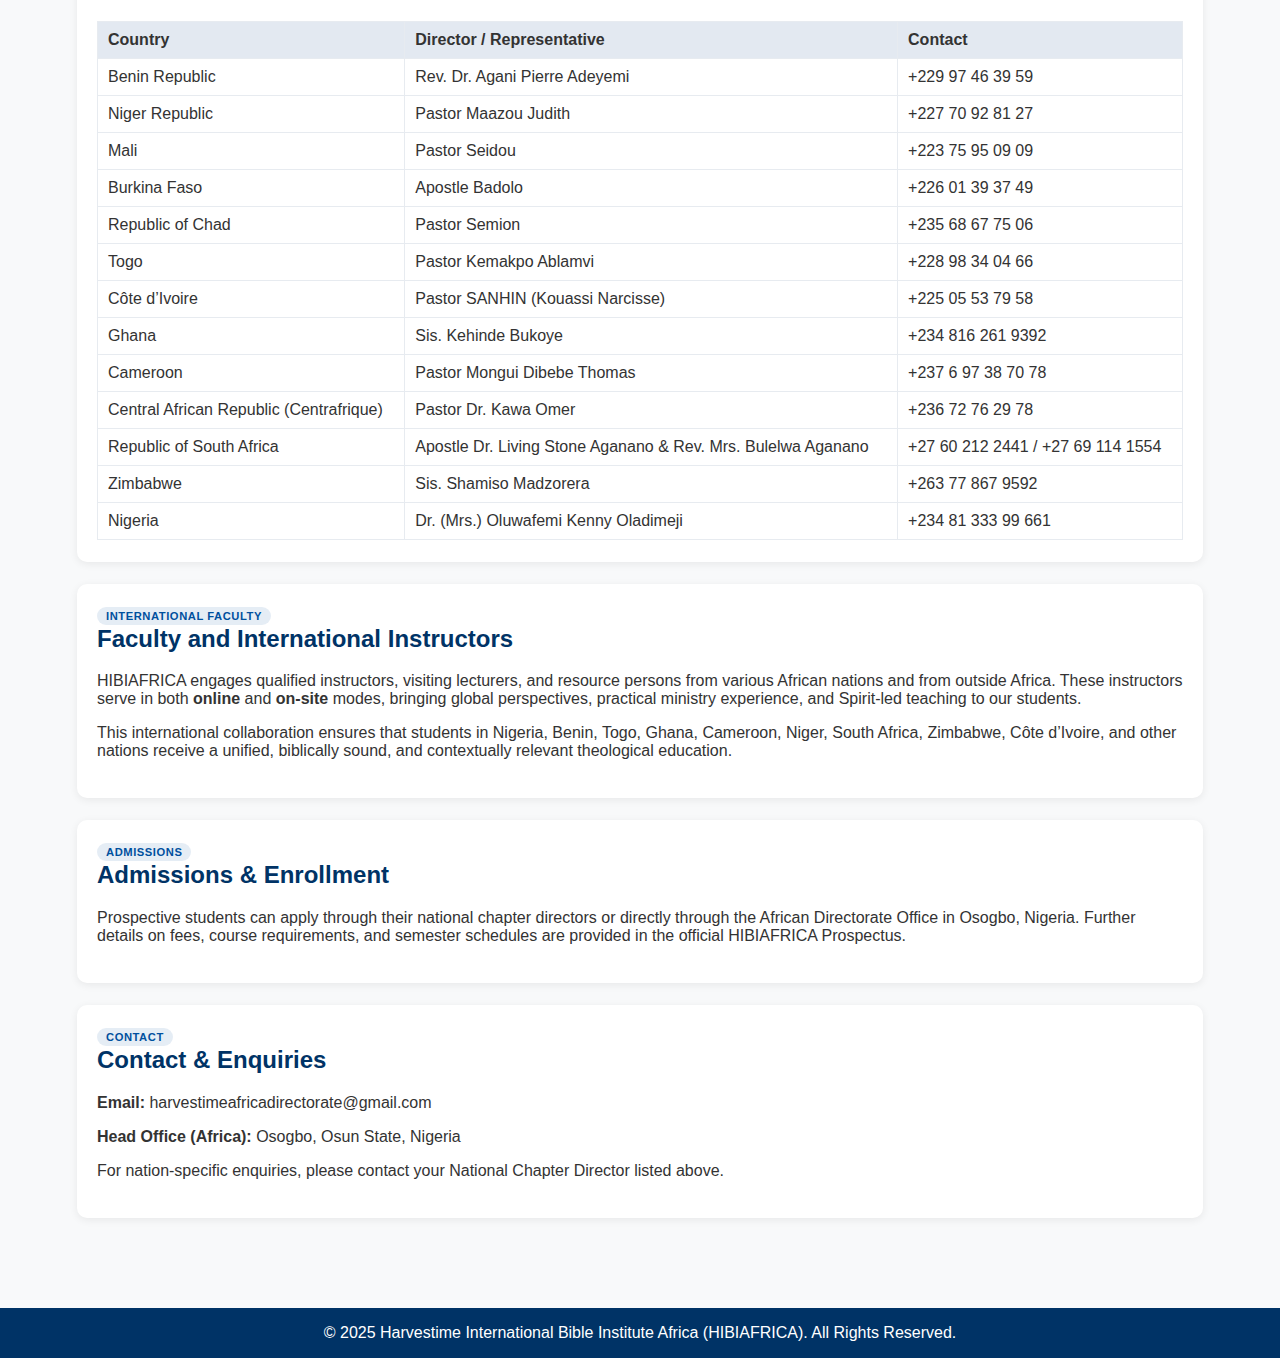
<file: HIBIAFRICA_HOMEPAGE_FULL.html>
<!DOCTYPE html>
<html lang="en">
<head>
  <meta charset="UTF-8" />
  <meta name="viewport" content="width=device-width, initial-scale=1.0" />
  <title>HIBIAFRICA - Harvestime International Bible Institute Africa</title>
  <style>
    :root {
      --primary: #003366;
      --secondary: #00509e;
      --light: #f8f9fa;
      --card: #ffffff;
      --accent: #ffb703;
    }
    * { box-sizing: border-box; }
    body { font-family: "Segoe UI", Tahoma, Geneva, Verdana, sans-serif; margin: 0; background: var(--light); color: #333; }
    header { background: linear-gradient(120deg, var(--primary), #001a33); color: white; padding: 26px 16px 40px; text-align: center; }
    header img { height: 80px; display: block; margin: 0 auto 10px; }
    .top-line { display: flex; justify-content: center; gap: 14px; align-items: center; margin-bottom: 8px; font-size: 0.92rem; }
    .lang { background: rgba(255,255,255,0.1); padding: 4px 10px; border-radius: 12px; }
    nav { background: var(--secondary); display: flex; justify-content: center; flex-wrap: wrap; gap: 6px; padding: 10px 6px; position: sticky; top: 0; z-index: 20; }
    nav a { color: white; padding: 8px 14px; text-decoration: none; font-weight: 500; border-radius: 6px; font-size: 0.9rem; }
    nav a:hover { background: rgba(0,0,0,0.12); }
    main { max-width: 1150px; margin: 0 auto; padding: 24px 12px 50px; }
    section { background: var(--card); margin-top: 22px; border-radius: 10px; box-shadow: 0 2px 8px rgba(0,0,0,0.07); padding: 22px 20px; }
    h1, h2, h3 { color: var(--primary); margin-top: 0; }
    .subtitle { color: #e0eaf5; max-width: 680px; margin: 0 auto; }
    .badge { display: inline-block; background: rgba(0,80,158,0.1); color: var(--secondary); padding: 3px 9px; border-radius: 999px; font-size: 0.7rem; font-weight: 700; letter-spacing: .05em; }
    table { width: 100%; border-collapse: collapse; margin-top: 14px; }
    th, td { border: 1px solid #e7ebf0; padding: 9px 10px; text-align: left; vertical-align: top; }
    th { background: #e3e9f1; }
    footer { background: var(--primary); color: white; text-align: center; padding: 16px; margin-top: 40px; }
    .grid-2 { display: grid; grid-template-columns: repeat(auto-fit, minmax(300px, 1fr)); gap: 18px; }
    ul { margin-top: 8px; }
    .hero-title { font-size: 1.3rem; margin-bottom: 2px; }
    .note { background: #fff4e5; border-left: 4px solid #ffb703; padding: 10px 12px; border-radius: 6px; margin-top: 12px; }
    @media (max-width: 720px) {
      header { padding-bottom: 26px; }
      .top-line { flex-direction: column; gap: 4px; }
      nav { justify-content: flex-start; overflow-x: auto; }
      table { display: block; overflow-x: auto; }
    }
  </style>
</head>
<body>
  <header>
    <img src="logo.png" alt="HIBIAFRICA Logo (upload logo.png here)" />
    <div class="top-line">
      <div>Official Email: <strong>harvestimeafricadirectorate@gmail.com</strong></div>
      <div class="lang">EN | FR</div>
    </div>
    <h1>HARVESTIME INTERNATIONAL BIBLE INSTITUTE AFRICA (HIBIAFRICA)</h1>
    <p class="subtitle">Continental Africa Directorate of Harvestime International Network (USA)<br />“Training and Equipping Labourers for Worldwide Spiritual Harvest.” – Matthew 9:37–38</p>
  </header>

  <nav>
    <a href="#about">About Us</a>
    <a href="#founder">Our Founder</a>
    <a href="#doctrine">What We Believe</a>
    <a href="#visions">8 Cardinal Visions</a>
    <a href="#programmes">Programmes</a>
    <a href="#schools">2 Major Schools</a>
    <a href="#leadership">Continental Leadership</a>
    <a href="#chapters">Chapters</a>
    <a href="#faculty">Faculty</a>
    <a href="#admissions">Admissions</a>
    <a href="#contact">Contact</a>
  </nav>

  <main>
    <section id="about">
      <span class="badge">ABOUT HIBIAFRICA</span>
      <h2>HIBIAFRICA Directorate – Identity & Mandate</h2>
      <p>Harvestime International Bible Institute (HIBI) was officially introduced to Africa (Nigeria) by <strong>Dr. Samuel Abiodun Oladimeji</strong> in <strong>2007/2008</strong>. A few years later, he received a divine mandate to carry the vision across the African continent. With the full support and approval of the Headquarters in the United States of America, the <strong>Harvestime International Bible Institute African Directorate (HIBIAFRICA)</strong> was established as the continental extension of <strong>Harvestime International Network (USA)</strong>.</p>
      <p><strong>Head Office (Africa):</strong> Osogbo, Osun State, Nigeria.</p>
      <p>HIBIAFRICA supervises national chapters, partner ministries, faculty, and students across Anglophone and Francophone African nations.</p>
    </section>

    <section id="founder">
      <span class="badge">UNDER THE AUSPICES OF HIN (USA)</span>
      <h2>Founder & Worldwide Presidency (USA)</h2>
      <p>HIBIAFRICA functions under the oversight of the <strong>Founder and Worldwide President</strong> of <strong>Harvestime International Network (USA)</strong>.</p>

      <h3>Our Name and Vision</h3>
      <p>The name <strong>“Harvestime”</strong> combines the words <em>harvest</em> and <em>time</em>, emphasizing the urgency of Christ’s command: <em>“Lift up your eyes, and look on the fields; for they are white already to harvest.”</em> (John 4:35). As we near the return of our Lord Jesus Christ, the demand for labourers in the spiritual harvest fields of the world is greater than ever.</p>
      <ul>
        <li><strong>International:</strong> Our vision is global, with special focus on unreached peoples.</li>
        <li><strong>Network:</strong> We connect churches, ministries, and believers across nations to reach the world with the Gospel of the Kingdom.</li>
      </ul>

      <div class="grid-2">
        <div>
          <h3>Argis Hulsey (Late)</h3>
          <p><strong>Founder & Former President</strong><br />A veteran law enforcement officer (29 years) and global ministry leader. Served as President of Harvestime International Network until his transition in 2022.</p>
        </div>
        <div>
          <h3>Dr. Patricia Hulsey</h3>
          <p><strong>President, Harvestime International Network (USA)</strong><br />Educator, author of the entire <em>Harvestime Training Series</em>, and international speaker who has ministered in 45+ nations.</p>
        </div>
      </div>
    </section>

    <section id="doctrine">
      <span class="badge">WHAT WE BELIEVE</span>
      <h2>Doctrinal Statement</h2>
      <ul>
        <li><strong>The Word of God – The Seed (Luke 8:11):</strong> The Bible (Old & New Testaments) is the inspired, infallible, and final authority for faith, life, and ministry (Psalm 119:89).</li>
        <li><strong>The Triune God – The Lord of the Harvest (Matthew 9:38):</strong> One God in three Persons — Father, Son, and Holy Spirit (1 John 5:8).</li>
        <li><strong>Man – The Sower (Mark 4:3):</strong> Created in God’s image, fallen through sin, restored only through Christ (1 Corinthians 15:45–47).</li>
        <li><strong>Salvation – The Harvest (Matthew 13:23):</strong> Salvation is by grace through faith in Christ alone (Ephesians 2:8–9).</li>
        <li><strong>The Church – The Labourers (Matthew 9:38):</strong> The Body and Bride of Christ, commissioned to preach, teach, disciple, and demonstrate God’s power (Mark 16:15–18).</li>
        <li><strong>The Consummation – The Final Harvest (Revelation 14:15):</strong> We believe in the visible return of Christ, resurrection, judgment, and eternal destinies (1 Thessalonians 4:13–17; Revelation 20:12).</li>
      </ul>
      <p><strong>Legal Status:</strong> Harvestime International Network is a non-profit religious organization legally incorporated in the United States of America.</p>
    </section>

    <section id="visions">
      <span class="badge">HIBIAFRICA CORE</span>
      <h2>The Eight Cardinal Visions</h2>
      <ol>
        <li><strong>School of Theology Education:</strong> Biblically sound, Spirit-led, academically rigorous training from Certificate to PhD; exegesis integration, seminars, publications.</li>
        <li><strong>School of Community Transformation Ministry:</strong> Training to reach marginalized groups (sex workers, cybercriminals, drug addicts, widows, orphans, abused persons); holistic and missional.</li>
        <li><strong>School of Discipleship Training:</strong> Three-level discipleship (foundational, intermediate, advanced) — to raise disciple-makers (2 Tim. 2:2).</li>
        <li><strong>School of Pre- & Post-Marital Courses:</strong> Preparing singles and couples for godly, crisis-free homes.</li>
        <li><strong>Daily Exegesis Lecture Series:</strong> Daily, thorough Bible interpretation to correct error and build doctrinal depth.</li>
        <li><strong>Daily Family Altar Devotion (DAFAD):</strong> Restoring the family altar for generational transfer of faith.</li>
        <li><strong>Ministerial Leadership Refresher Course:</strong> Ongoing training for ministers to stay current, ethical, and effective.</li>
        <li><strong>Intercessory Network:</strong> Continental 24/7 prayer watches and mobilization of intercessors for revival and protection of the vision.</li>
      </ol>
    </section>

    <section id="programmes">
      <span class="badge">ACADEMIC PROGRAMMES</span>
      <h2>Academic Programmes & Duration (On-site & Online)</h2>
      <p>HIBIAFRICA offers flexible pathways for ministers, leaders, and students across Africa and the diaspora.</p>
      <table>
        <tr><th>Programme Level</th><th>Duration</th><th>Mode of Study</th></tr>
        <tr><td>Certificate</td><td>1 Year</td><td>On-site / Online</td></tr>
        <tr><td>Diploma</td><td>2 Years</td><td>On-site / Online</td></tr>
        <tr><td>Bachelor</td><td>3–4 Years</td><td>On-site / Online</td></tr>
        <tr><td>Postgraduate Diploma (PGD)</td><td>1 Year</td><td>On-site / Online</td></tr>
        <tr><td>Master’s Programme</td><td>18 Months (3 Semesters)</td><td>On-site / Online</td></tr>
        <tr><td>Doctor of Philosophy (PhD)</td><td>3 Years</td><td>On-site / Online</td></tr>
      </table>
      <p class="note">All programmes combine biblical depth, academic excellence, and practical ministry to equip labourers for worldwide spiritual harvest.</p>
    </section>

    <section id="schools">
      <span class="badge">MAJOR STREAMS</span>
      <h2>Two Major Schools</h2>
      <h3>1. School of Theology Education</h3>
      <p>Comprehensive biblical and theological studies from Certificate to PhD — with emphasis on exegesis, doctrine, ministry skills, and African contextual theology. (See Prospectus for full details.)</p>
      <h3>2. School of Community Transformation & Advocacy Ministries</h3>
      <p>Training leaders for community engagement, social justice, anti-vice ministry, and transformational projects — from Certificate to PhD. (See Prospectus for full details.)</p>
    </section>

    <section id="leadership">
      <span class="badge">CONTINENTAL LEADERSHIP</span>
      <h2>HIBIAFRICA Continental Leadership – African Directorate</h2>
      <p><strong>Headquarters:</strong> Osogbo, Osun State, Nigeria.</p>
      <table>
        <tr><th>Name & Title</th><th>Position</th><th>Responsibilities / Portfolio</th></tr>
        <tr><td><strong>Dr. Samuel Abiodun Oladimeji</strong></td><td>Provost & Continental Africa Director</td><td>Overall leadership, strategic vision, continental coordination.</td></tr>
        <tr><td><strong>Dr. (Mrs.) Oluwafemi Kenny Oladimeji</strong></td><td>Deputy Provost & Continental Administrator</td><td>Administration, supervision, inter-chapter coordination.</td></tr>
        <tr><td><strong>Dr. Oluwole Caleb Ojerinde</strong></td><td>Continental Registrar</td><td>Admissions, records, results, certificates.</td></tr>
        <tr><td><strong>Dr. Tosin Awoyinka</strong></td><td>Continental Dean of Academics</td><td>Curriculum, quality control, academic affairs.</td></tr>
        <tr><td><strong>Dr. Olayinka Ojo</strong></td><td>Continental Legal Advisor</td><td>Legal, policy, institutional compliance.</td></tr>
        <tr><td><strong>Rev. Dr. Agani Pierre Adeyemi</strong></td><td>General Francophone Coordinator / Benin Director</td><td>Francophone oversight and Benin Republic chapter.</td></tr>
      </table>
    </section>

    <section id="chapters">
      <span class="badge">AFRICAN CHAPTERS</span>
      <h2>National Chapter Directors – Africa</h2>
      <table>
        <tr><th>Country</th><th>Director / Representative</th><th>Contact</th></tr>
        <tr><td>Benin Republic</td><td>Rev. Dr. Agani Pierre Adeyemi</td><td>+229 97 46 39 59</td></tr>
        <tr><td>Niger Republic</td><td>Pastor Maazou Judith</td><td>+227 70 92 81 27</td></tr>
        <tr><td>Mali</td><td>Pastor Seidou</td><td>+223 75 95 09 09</td></tr>
        <tr><td>Burkina Faso</td><td>Apostle Badolo</td><td>+226 01 39 37 49</td></tr>
        <tr><td>Republic of Chad</td><td>Pastor Semion</td><td>+235 68 67 75 06</td></tr>
        <tr><td>Togo</td><td>Pastor Kemakpo Ablamvi</td><td>+228 98 34 04 66</td></tr>
        <tr><td>Côte d’Ivoire</td><td>Pastor SANHIN (Kouassi Narcisse)</td><td>+225 05 53 79 58</td></tr>
        <tr><td>Ghana</td><td>Sis. Kehinde Bukoye</td><td>+234 816 261 9392</td></tr>
        <tr><td>Cameroon</td><td>Pastor Mongui Dibebe Thomas</td><td>+237 6 97 38 70 78</td></tr>
        <tr><td>Central African Republic (Centrafrique)</td><td>Pastor Dr. Kawa Omer</td><td>+236 72 76 29 78</td></tr>
        <tr><td>Republic of South Africa</td><td>Apostle Dr. Living Stone Aganano & Rev. Mrs. Bulelwa Aganano</td><td>+27 60 212 2441 / +27 69 114 1554</td></tr>
        <tr><td>Zimbabwe</td><td>Sis. Shamiso Madzorera</td><td>+263 77 867 9592</td></tr>
        <tr><td>Nigeria</td><td>Dr. (Mrs.) Oluwafemi Kenny Oladimeji</td><td>+234 81 333 99 661</td></tr>
      </table>
    </section>

    <section id="faculty">
      <span class="badge">INTERNATIONAL FACULTY</span>
      <h2>Faculty and International Instructors</h2>
      <p>HIBIAFRICA engages qualified instructors, visiting lecturers, and resource persons from various African nations and from outside Africa. These instructors serve in both <strong>online</strong> and <strong>on-site</strong> modes, bringing global perspectives, practical ministry experience, and Spirit-led teaching to our students.</p>
      <p>This international collaboration ensures that students in Nigeria, Benin, Togo, Ghana, Cameroon, Niger, South Africa, Zimbabwe, Côte d’Ivoire, and other nations receive a unified, biblically sound, and contextually relevant theological education.</p>
    </section>

    <section id="admissions">
      <span class="badge">ADMISSIONS</span>
      <h2>Admissions & Enrollment</h2>
      <p>Prospective students can apply through their national chapter directors or directly through the African Directorate Office in Osogbo, Nigeria. Further details on fees, course requirements, and semester schedules are provided in the official HIBIAFRICA Prospectus.</p>
    </section>

    <section id="contact">
      <span class="badge">CONTACT</span>
      <h2>Contact & Enquiries</h2>
      <p><strong>Email:</strong> harvestimeafricadirectorate@gmail.com</p>
      <p><strong>Head Office (Africa):</strong> Osogbo, Osun State, Nigeria</p>
      <p>For nation-specific enquiries, please contact your National Chapter Director listed above.</p>
    </section>
  </main>

  <footer>
    &copy; 2025 Harvestime International Bible Institute Africa (HIBIAFRICA). All Rights Reserved.
  </footer>
</body>
</html>
</file>
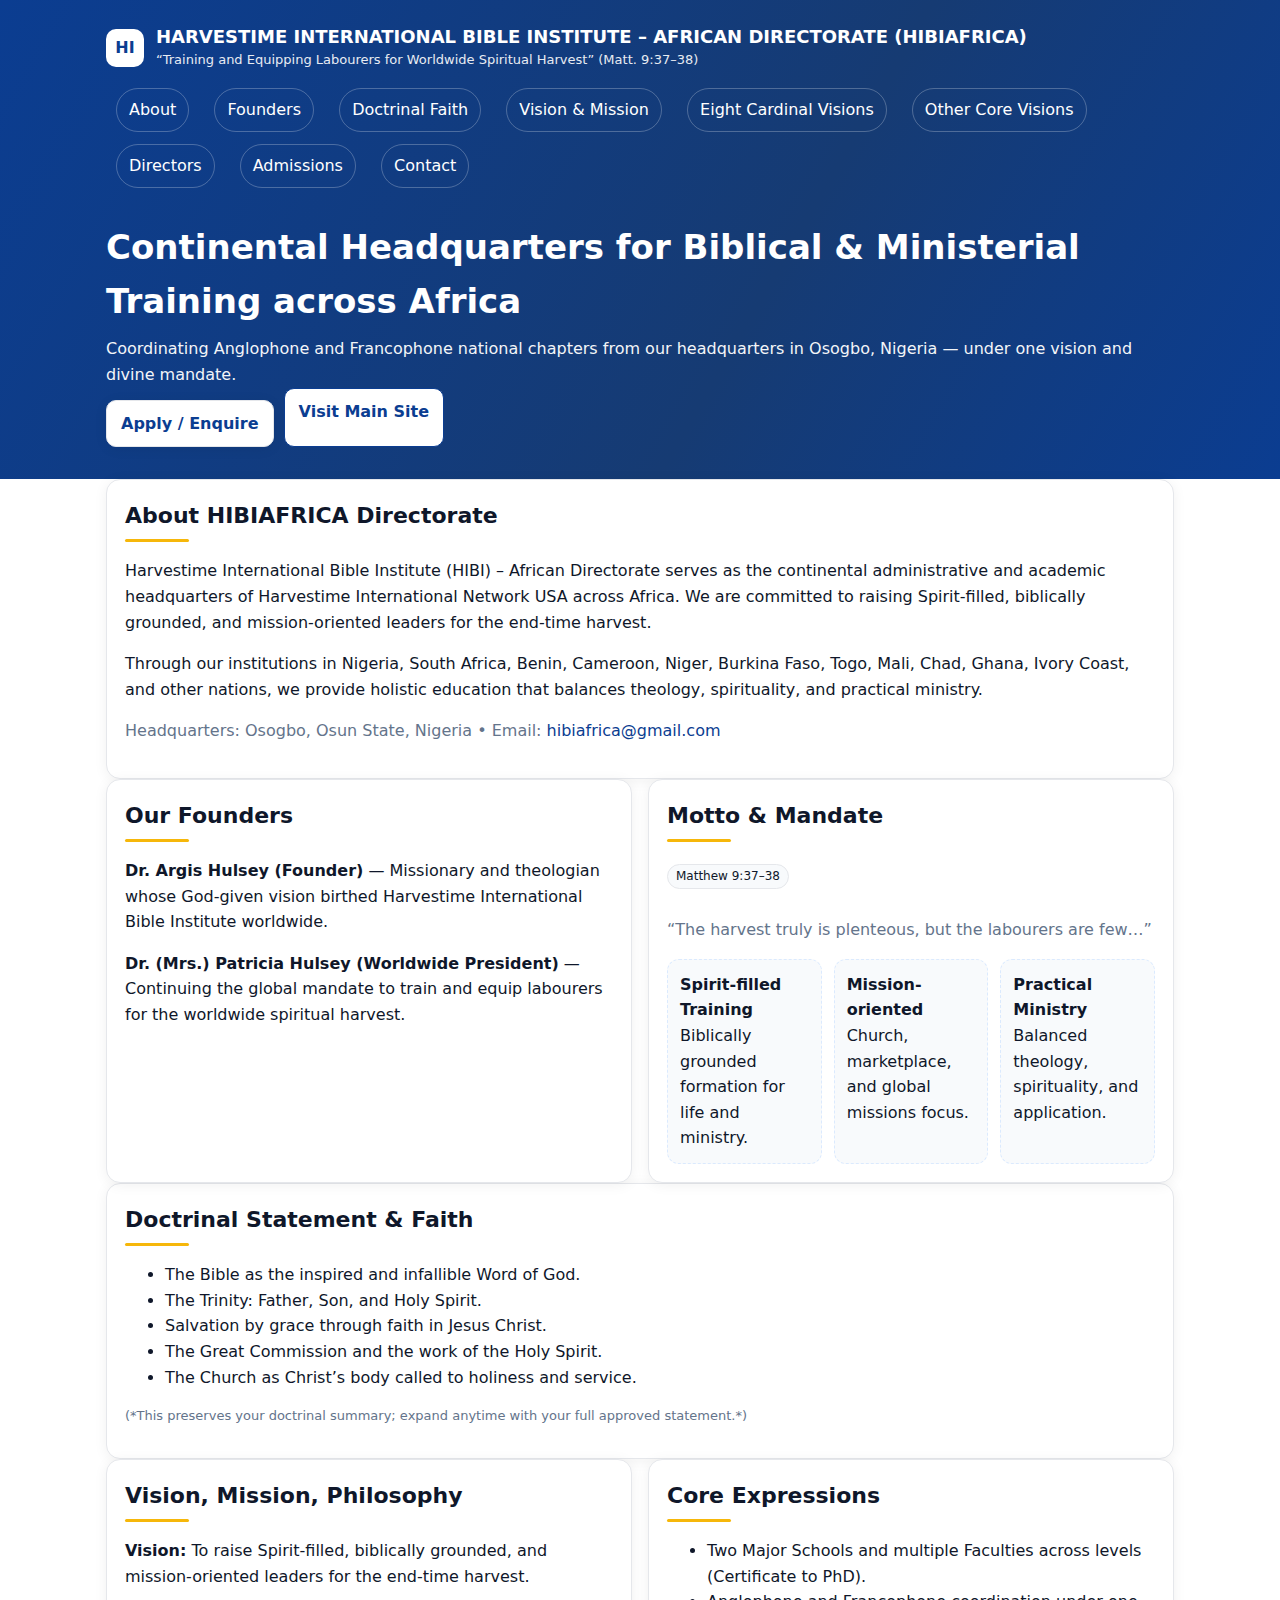
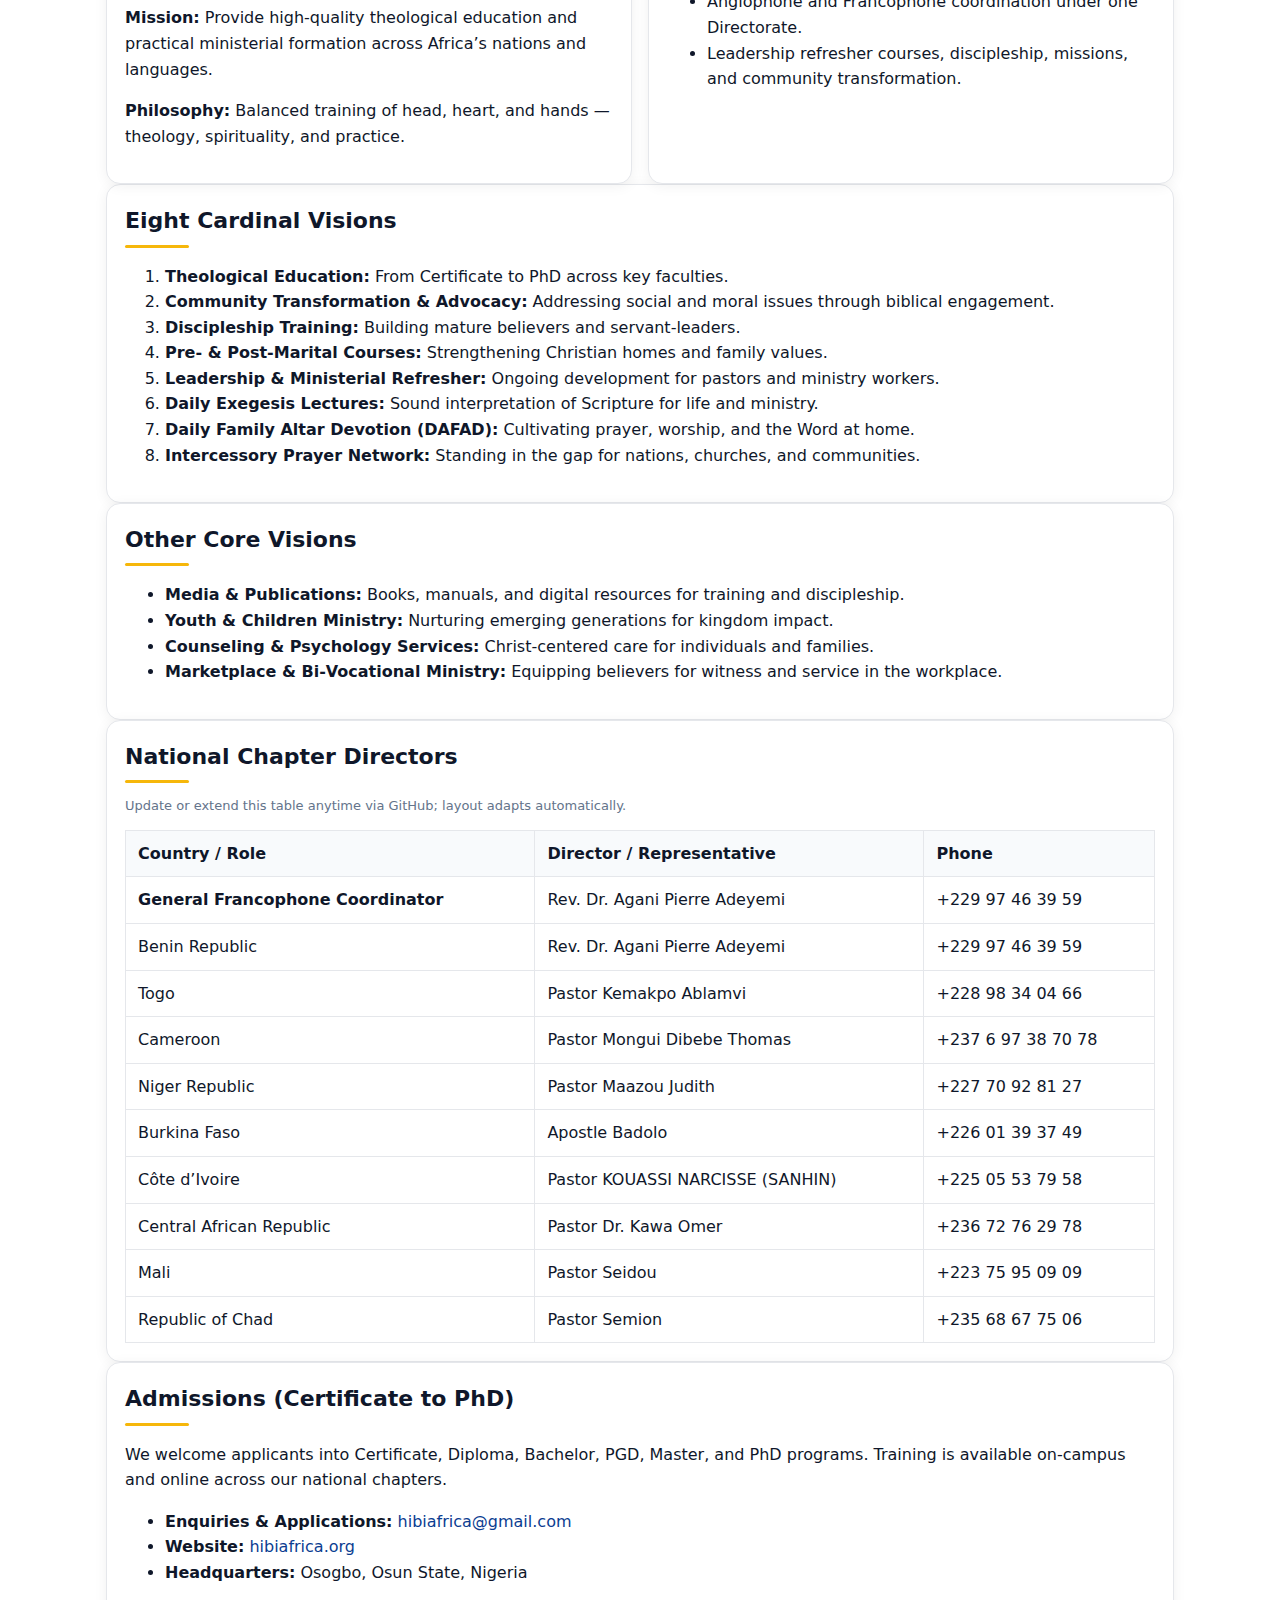
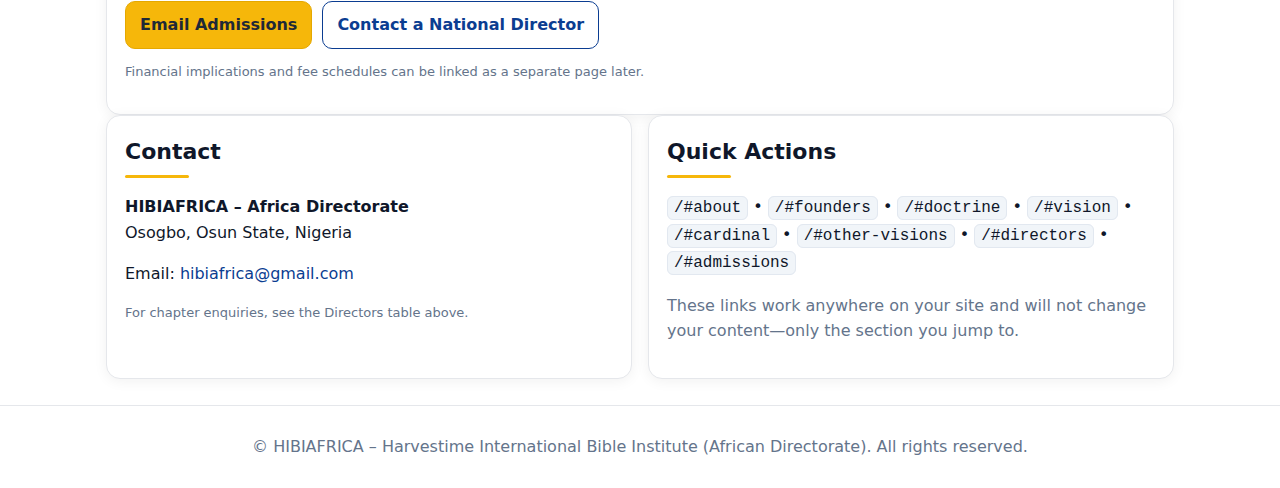
<file: index (4).html>
<!doctype html>
<html lang="en">
<head>
  <meta charset="utf-8" />
  <meta name="viewport" content="width=device-width, initial-scale=1" />
  <title>HIBIAFRICA – Harvestime International Bible Institute (African Directorate)</title>
  <meta name="description" content="Harvestime International Bible Institute – African Directorate: training and equipping labourers for worldwide spiritual harvest across Anglophone and Francophone Africa." />
  <style>
    :root{
      --brand:#0b3d91;        /* deep blue */
      --brand-2:#f6b70a;      /* gold accent */
      --ink:#0f172a;
      --muted:#64748b;
      --bg:#ffffff;
      --panel:#ffffff;
      --radius:14px;
      --shadow:0 2px 14px rgba(0,0,0,.06);
    }
    *{box-sizing:border-box}
    html,body{margin:0;padding:0;background:var(--bg);color:var(--ink);font-family:system-ui,-apple-system,Segoe UI,Roboto,Helvetica,Arial,sans-serif;line-height:1.6}
    a{color:var(--brand);text-decoration:none}
    a:hover{text-decoration:underline}
    header.hero{
      background:linear-gradient(120deg,var(--brand) 0%, #163b73 60%, #0b3d91 100%);
      color:#fff; padding:26px 16px 18px;
    }
    .wrap{max-width:1100px;margin:auto;padding:0 16px}
    .topbar{display:flex;align-items:center;justify-content:space-between;gap:12px;flex-wrap:wrap}
    .logo{display:flex;align-items:center;gap:12px}
    .logo h1{font-size:18px;margin:0;line-height:1.2}
    .motto{font-size:13px;opacity:.9;margin:2px 0 0}
    nav a{display:inline-block;margin:6px 10px;padding:8px 12px;border-radius:999px;color:#fff;border:1px solid rgba(255,255,255,.25)}
    nav a:hover{background:rgba(255,255,255,.08)}
    .hero-main{padding:18px 0 14px}
    .hero-main h2{font-size:28px;margin:8px 0}
    .hero-main p{margin:6px 0 0;opacity:.95}
    .cta{display:inline-block;margin-top:12px;padding:10px 14px;border-radius:10px;background:#fff;color:var(--brand);font-weight:600;border:1px solid #e5e7eb;box-shadow:var(--shadow)}
    .grid{display:grid;gap:16px}
    @media(min-width:860px){ .grid-2{grid-template-columns:1fr 1fr} .hero-main h2{font-size:34px} }
    section{scroll-margin-top:84px}
    .card{background:var(--panel);border:1px solid #e5e7eb;border-radius:var(--radius);padding:18px;box-shadow:var(--shadow)}
    h3.section-title{margin:0 0 10px;font-size:22px;position:relative}
    h3.section-title:after{content:"";display:block;width:64px;height:3px;background:var(--brand-2);border-radius:3px;margin-top:6px}
    .muted{color:var(--muted)}
    table{width:100%;border-collapse:collapse}
    th,td{border:1px solid #e5e7eb;padding:10px 12px;text-align:left;vertical-align:top}
    th{background:#f8fafc}
    footer{padding:28px 16px;text-align:center;color:var(--muted);border-top:1px solid #e5e7eb;margin-top:26px}
    .flex{display:flex;gap:10px;flex-wrap:wrap}
    .btn{display:inline-block;padding:10px 14px;border-radius:10px;border:1px solid var(--brand);font-weight:600}
    .btn.gold{background:var(--brand-2);border-color:#e5a800;color:#1f2937}
    .btn.ghost{background:#fff;color:var(--brand)}
    .note{font-size:13px;color:var(--muted)}
    .callouts{display:grid;gap:12px}
    @media(min-width:720px){ .callouts{grid-template-columns:repeat(3,1fr)} }
    .call{background:#f8fafc;border:1px dashed #dbeafe;border-radius:12px;padding:12px}
    .kbd{font-family:ui-monospace, SFMono-Regular, Menlo, Monaco, Consolas, "Liberation Mono", monospace;background:#f1f5f9;border:1px solid #e2e8f0;padding:2px 6px;border-radius:6px}
    .pill{display:inline-block;font-size:12px;border:1px solid #e5e7eb;border-radius:999px;padding:2px 8px;margin-right:6px;background:#f8fafc}
  </style>
</head>
<body>

  <!-- HEADER -->
  <header class="hero">
    <div class="wrap">
      <div class="topbar">
        <div class="logo">
          <!-- Replace with your logo image if desired -->
          <div style="width:38px;height:38px;border-radius:10px;background:#fff;color:var(--brand);display:grid;place-items:center;font-weight:800">HI</div>
          <div>
            <h1>HARVESTIME INTERNATIONAL BIBLE INSTITUTE – AFRICAN DIRECTORATE (HIBIAFRICA)</h1>
            <p class="motto">“Training and Equipping Labourers for Worldwide Spiritual Harvest” (Matt. 9:37–38)</p>
          </div>
        </div>
        <nav aria-label="Primary">
          <a href="/#about">About</a>
          <a href="/#founders">Founders</a>
          <a href="/#doctrine">Doctrinal Faith</a>
          <a href="/#vision">Vision & Mission</a>
          <a href="/#cardinal">Eight Cardinal Visions</a>
          <a href="/#other-visions">Other Core Visions</a>
          <a href="/#directors">Directors</a>
          <a href="/#admissions">Admissions</a>
          <a href="mailto:hibiafrica@gmail.com">Contact</a>
        </nav>
      </div>

      <div class="hero-main">
        <h2>Continental Headquarters for Biblical & Ministerial Training across Africa</h2>
        <p>Coordinating Anglophone and Francophone national chapters from our headquarters in Osogbo, Nigeria — under one vision and divine mandate.</p>
        <div class="flex">
          <a class="cta" href="/#admissions">Apply / Enquire</a>
          <a class="btn ghost" href="https://hibiafrica.org" target="_blank" rel="noopener">Visit Main Site</a>
        </div>
      </div>
    </div>
  </header>

  <main class="wrap" role="main">

    <!-- ABOUT -->
    <section id="about" class="card">
      <h3 class="section-title">About HIBIAFRICA Directorate</h3>
      <p>Harvestime International Bible Institute (HIBI) – African Directorate serves as the continental administrative and academic headquarters of Harvestime International Network USA across Africa. We are committed to raising Spirit-filled, biblically grounded, and mission-oriented leaders for the end-time harvest.</p>
      <p>Through our institutions in Nigeria, South Africa, Benin, Cameroon, Niger, Burkina Faso, Togo, Mali, Chad, Ghana, Ivory Coast, and other nations, we provide holistic education that balances theology, spirituality, and practical ministry.</p>
      <p class="muted">Headquarters: Osogbo, Osun State, Nigeria • Email: <a href="mailto:hibiafrica@gmail.com">hibiafrica@gmail.com</a></p>
    </section>

    <!-- FOUNDERS -->
    <section id="founders" class="grid grid-2">
      <article class="card">
        <h3 class="section-title">Our Founders</h3>
        <p><strong>Dr. Argis Hulsey (Founder)</strong> — Missionary and theologian whose God-given vision birthed Harvestime International Bible Institute worldwide.</p>
        <p><strong>Dr. (Mrs.) Patricia Hulsey (Worldwide President)</strong> — Continuing the global mandate to train and equip labourers for the worldwide spiritual harvest.</p>
      </article>
      <aside class="card">
        <h3 class="section-title">Motto & Mandate</h3>
        <p class="pill">Matthew 9:37–38</p>
        <p class="muted">“The harvest truly is plenteous, but the labourers are few…”</p>
        <div class="callouts">
          <div class="call"><strong>Spirit-filled Training</strong><br/>Biblically grounded formation for life and ministry.</div>
          <div class="call"><strong>Mission-oriented</strong><br/>Church, marketplace, and global missions focus.</div>
          <div class="call"><strong>Practical Ministry</strong><br/>Balanced theology, spirituality, and application.</div>
        </div>
      </aside>
    </section>

    <!-- DOCTRINAL FAITH -->
    <section id="doctrine" class="card">
      <h3 class="section-title">Doctrinal Statement & Faith</h3>
      <ul>
        <li>The Bible as the inspired and infallible Word of God.</li>
        <li>The Trinity: Father, Son, and Holy Spirit.</li>
        <li>Salvation by grace through faith in Jesus Christ.</li>
        <li>The Great Commission and the work of the Holy Spirit.</li>
        <li>The Church as Christ’s body called to holiness and service.</li>
      </ul>
      <p class="note">(*This preserves your doctrinal summary; expand anytime with your full approved statement.*)</p>
    </section>

    <!-- VISION / MISSION -->
    <section id="vision" class="grid grid-2">
      <article class="card">
        <h3 class="section-title">Vision, Mission, Philosophy</h3>
        <p><strong>Vision:</strong> To raise Spirit-filled, biblically grounded, and mission-oriented leaders for the end-time harvest.</p>
        <p><strong>Mission:</strong> Provide high-quality theological education and practical ministerial formation across Africa’s nations and languages.</p>
        <p><strong>Philosophy:</strong> Balanced training of head, heart, and hands — theology, spirituality, and practice.</p>
      </article>
      <aside class="card">
        <h3 class="section-title">Core Expressions</h3>
        <ul>
          <li>Two Major Schools and multiple Faculties across levels (Certificate to PhD).</li>
          <li>Anglophone and Francophone coordination under one Directorate.</li>
          <li>Leadership refresher courses, discipleship, missions, and community transformation.</li>
        </ul>
      </aside>
    </section>

    <!-- EIGHT CARDINAL VISIONS -->
    <section id="cardinal" class="card">
      <h3 class="section-title">Eight Cardinal Visions</h3>
      <ol>
        <li><strong>Theological Education:</strong> From Certificate to PhD across key faculties.</li>
        <li><strong>Community Transformation & Advocacy:</strong> Addressing social and moral issues through biblical engagement.</li>
        <li><strong>Discipleship Training:</strong> Building mature believers and servant-leaders.</li>
        <li><strong>Pre- & Post‑Marital Courses:</strong> Strengthening Christian homes and family values.</li>
        <li><strong>Leadership & Ministerial Refresher:</strong> Ongoing development for pastors and ministry workers.</li>
        <li><strong>Daily Exegesis Lectures:</strong> Sound interpretation of Scripture for life and ministry.</li>
        <li><strong>Daily Family Altar Devotion (DAFAD):</strong> Cultivating prayer, worship, and the Word at home.</li>
        <li><strong>Intercessory Prayer Network:</strong> Standing in the gap for nations, churches, and communities.</li>
      </ol>
    </section>

    <!-- OTHER CORE VISIONS -->
    <section id="other-visions" class="card">
      <h3 class="section-title">Other Core Visions</h3>
      <ul>
        <li><strong>Media & Publications:</strong> Books, manuals, and digital resources for training and discipleship.</li>
        <li><strong>Youth & Children Ministry:</strong> Nurturing emerging generations for kingdom impact.</li>
        <li><strong>Counseling & Psychology Services:</strong> Christ-centered care for individuals and families.</li>
        <li><strong>Marketplace & Bi‑Vocational Ministry:</strong> Equipping believers for witness and service in the workplace.</li>
      </ul>
    </section>

    <!-- DIRECTORS TABLE -->
    <section id="directors" class="card">
      <h3 class="section-title">National Chapter Directors</h3>
      <p class="note">Update or extend this table anytime via GitHub; layout adapts automatically.</p>
      <div style="overflow:auto">
        <table>
          <thead>
            <tr>
              <th>Country / Role</th>
              <th>Director / Representative</th>
              <th>Phone</th>
            </tr>
          </thead>
          <tbody>
            <tr><td><strong>General Francophone Coordinator</strong></td><td>Rev. Dr. Agani Pierre Adeyemi</td><td>+229 97 46 39 59</td></tr>
            <tr><td>Benin Republic</td><td>Rev. Dr. Agani Pierre Adeyemi</td><td>+229 97 46 39 59</td></tr>
            <tr><td>Togo</td><td>Pastor Kemakpo Ablamvi</td><td>+228 98 34 04 66</td></tr>
            <tr><td>Cameroon</td><td>Pastor Mongui Dibebe Thomas</td><td>+237 6 97 38 70 78</td></tr>
            <tr><td>Niger Republic</td><td>Pastor Maazou Judith</td><td>+227 70 92 81 27</td></tr>
            <tr><td>Burkina Faso</td><td>Apostle Badolo</td><td>+226 01 39 37 49</td></tr>
            <tr><td>Côte d’Ivoire</td><td>Pastor KOUASSI NARCISSE (SANHIN)</td><td>+225 05 53 79 58</td></tr>
            <tr><td>Central African Republic</td><td>Pastor Dr. Kawa Omer</td><td>+236 72 76 29 78</td></tr>
            <tr><td>Mali</td><td>Pastor Seidou</td><td>+223 75 95 09 09</td></tr>
            <tr><td>Republic of Chad</td><td>Pastor Semion</td><td>+235 68 67 75 06</td></tr>
            <!-- More rows can be added as needed -->
          </tbody>
        </table>
      </div>
    </section>

    <!-- ADMISSIONS -->
    <section id="admissions" class="card">
      <h3 class="section-title">Admissions (Certificate to PhD)</h3>
      <p>We welcome applicants into Certificate, Diploma, Bachelor, PGD, Master, and PhD programs. Training is available on-campus and online across our national chapters.</p>
      <ul>
        <li><strong>Enquiries & Applications:</strong> <a href="mailto:hibiafrica@gmail.com">hibiafrica@gmail.com</a></li>
        <li><strong>Website:</strong> <a href="https://hibiafrica.org" target="_blank" rel="noopener">hibiafrica.org</a></li>
        <li><strong>Headquarters:</strong> Osogbo, Osun State, Nigeria</li>
      </ul>
      <div class="flex">
        <a class="btn gold" href="mailto:hibiafrica@gmail.com">Email Admissions</a>
        <a class="btn" href="/#directors">Contact a National Director</a>
      </div>
      <p class="note">Financial implications and fee schedules can be linked as a separate page later.</p>
    </section>

    <!-- CONTACT / QUICK LINKS -->
    <section id="contact" class="grid grid-2">
      <div class="card">
        <h3 class="section-title">Contact</h3>
        <p><strong>HIBIAFRICA – Africa Directorate</strong><br/>
        Osogbo, Osun State, Nigeria</p>
        <p>Email: <a href="mailto:hibiafrica@gmail.com">hibiafrica@gmail.com</a></p>
        <p class="note">For chapter enquiries, see the Directors table above.</p>
      </div>
      <div class="card">
        <h3 class="section-title">Quick Actions</h3>
        <p><span class="kbd">/#about</span> • <span class="kbd">/#founders</span> • <span class="kbd">/#doctrine</span> • <span class="kbd">/#vision</span> • <span class="kbd">/#cardinal</span> • <span class="kbd">/#other-visions</span> • <span class="kbd">/#directors</span> • <span class="kbd">/#admissions</span></p>
        <p class="muted">These links work anywhere on your site and will not change your content—only the section you jump to.</p>
      </div>
    </section>

  </main>

  <footer>
    © HIBIAFRICA – Harvestime International Bible Institute (African Directorate). All rights reserved.
  </footer>

</body>
</html>
</file>
<file: style.css>
:root {
  --primary: #003366;
  --accent: #d9a509;
  --bg: #f5f6fa;
  --text: #1f2933;
}
* { box-sizing: border-box; }
body {
  margin: 0;
  font-family: Arial, Helvetica, sans-serif;
  background: var(--bg);
  color: var(--text);
  line-height: 1.6;
}
.topbar {
  background: var(--accent);
  color: #fff;
  text-align: center;
  padding: 6px 10px;
  font-size: 13px;
}
header {
  background: #fff;
  border-bottom: 1px solid rgba(0,0,0,0.06);
  display: flex;
  align-items: center;
  justify-content: space-between;
  padding: 12px 5%;
}
.logo-area { display: flex; align-items: center; gap: 10px; }
.logo-area img { height: 55px; }
.site-title { font-weight: bold; color: var(--primary); font-size: 15px; line-height: 1.2; }
nav a {
  margin-left: 18px;
  text-decoration: none;
  color: #333;
  font-weight: 500;
}
nav a:hover { color: var(--primary); }
.hero {
  background: linear-gradient(135deg, rgba(0,51,102,0.9), rgba(0,102,153,0.7));
  color: #fff;
  padding: 70px 5% 75px;
}
.hero h1 { font-size: 32px; margin-bottom: 10px; }
.hero p { max-width: 720px; }
.btn-primary, .btn-secondary {
  display: inline-block;
  margin-top: 15px;
  padding: 10px 18px;
  border-radius: 4px;
  text-decoration: none;
  font-weight: bold;
}
.btn-primary { background: #fff; color: var(--primary); margin-right: 7px; }
.btn-secondary { border: 1px solid #fff; color: #fff; }
.section { padding: 50px 5%; }
.section-title {
  font-size: 24px;
  color: var(--primary);
  margin-bottom: 15px;
}
.grid-2 {
  display: grid;
  grid-template-columns: 1.1fr 0.9fr;
  gap: 25px;
}
.card {
  background: #fff;
  border-radius: 6px;
  padding: 18px 18px 15px;
  box-shadow: 0 2px 14px rgba(0,0,0,0.03);
  margin-bottom: 15px;
}
.badge {
  background: rgba(0,51,102,0.1);
  padding: 3px 10px;
  border-radius: 20px;
  font-size: 11px;
  color: var(--primary);
  margin-bottom: 6px;
  display: inline-block;
}
.list-table {
  display: grid;
  grid-template-columns: repeat(auto-fit, minmax(250px, 1fr));
  gap: 12px;
}
.list-item {
  background: #fff;
  border-left: 4px solid var(--primary);
  padding: 10px 12px;
  border-radius: 4px;
  font-size: 13px;
}
ul.clean { list-style: none; margin: 0; padding: 0; }
ul.clean li {
  background: #fff;
  margin-bottom: 8px;
  padding: 8px 10px;
  border-left: 4px solid rgba(0,51,102,0.25);
  border-radius: 4px;
}
footer {
  background: #001a33;
  color: #d2d7df;
  text-align: center;
  padding: 25px 5%;
  font-size: 13px;
  margin-top: 40px;
}
@media (max-width: 820px) {
  nav { display: none; }
  .grid-2 { grid-template-columns: 1fr; }
  .hero { padding: 55px 5%; }
}
</file>
